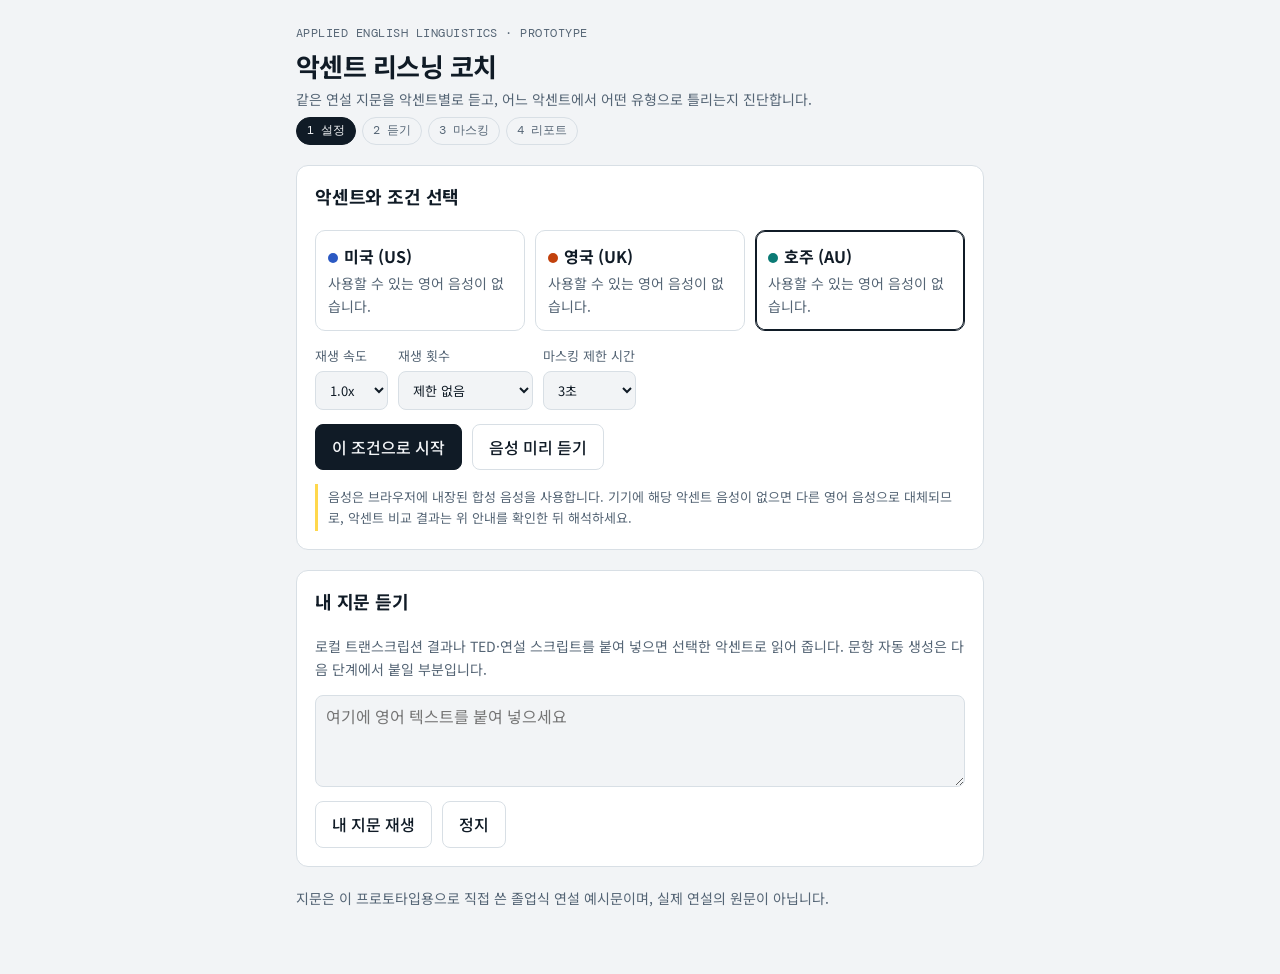
<file: docs/original-prototype.html>
<!DOCTYPE html>
<html lang="ko">
<head>
<meta charset="utf-8">
<meta name="viewport" content="width=device-width, initial-scale=1">
<title>악센트 리스닝 코치</title>
<link rel="preconnect" href="https://fonts.googleapis.com">
<link rel="preconnect" href="https://fonts.gstatic.com" crossorigin>
<link href="https://fonts.googleapis.com/css2?family=DM+Mono:wght@400;500&family=Noto+Sans+KR:wght@400;500;700&display=swap" rel="stylesheet">
<style>
/* Layout idea: one narrow working column; a four-step strip on top, one task per screen, results as a comparison table. */
:root{
  --bg:#f2f4f6; --surface:#ffffff; --ink:#101b26; --muted:#556575; --line:#d8dfe5;
  --hi:#ffd84d; --hi-ink:#101b26;
  --good:#17784a; --good-bg:#e3f4ea; --bad:#b3261e; --bad-bg:#fbe7e5;
  --c-us:#2b59c3; --c-uk:#c2410c; --c-au:#0b7a75;
  --font-body:"Noto Sans KR",system-ui,-apple-system,"Segoe UI",sans-serif;
  --font-mono:"DM Mono",ui-monospace,Menlo,monospace;
}
@media (prefers-color-scheme: dark){
  :root:not([data-theme="light"]){
    --bg:#0e1620; --surface:#16212d; --ink:#e8eef4; --muted:#93a5b6; --line:#27384a;
    --hi:#e6bf2e; --hi-ink:#101b26;
    --good:#52c68a; --good-bg:#12301f; --bad:#ff8a80; --bad-bg:#3a1b19;
    --c-us:#7fa2f5; --c-uk:#f59a64; --c-au:#4fd1c5;
    color-scheme:dark;
  }
}
:root[data-theme="dark"]{
  --bg:#0e1620; --surface:#16212d; --ink:#e8eef4; --muted:#93a5b6; --line:#27384a;
  --hi:#e6bf2e; --hi-ink:#101b26;
  --good:#52c68a; --good-bg:#12301f; --bad:#ff8a80; --bad-bg:#3a1b19;
  --c-us:#7fa2f5; --c-uk:#f59a64; --c-au:#4fd1c5;
  color-scheme:dark;
}
*{box-sizing:border-box}
html,body{margin:0;padding:0}
body{background:var(--bg);color:var(--ink);font-family:var(--font-body);font-size:16px;line-height:1.65;-webkit-font-smoothing:antialiased}
main{max-width:720px;margin:0 auto;padding:24px 16px 64px;display:flex;flex-direction:column;gap:20px}
h1{font-size:26px;line-height:1.25;letter-spacing:-0.02em;margin:0;text-wrap:balance}
h2{font-size:18px;line-height:1.35;margin:0 0 8px;letter-spacing:-0.01em;text-wrap:balance}
h3{font-size:15px;margin:0 0 6px}
p{margin:0}
.sub{color:var(--muted);font-size:14px}
.mono{font-family:var(--font-mono);font-variant-numeric:tabular-nums}
header{display:flex;flex-direction:column;gap:6px}
.eyebrow{font-family:var(--font-mono);font-size:12px;color:var(--muted);letter-spacing:.04em}
.steps{display:flex;gap:6px;flex-wrap:wrap}
.steps span{font-family:var(--font-mono);font-size:12px;padding:3px 10px;border:1px solid var(--line);border-radius:999px;color:var(--muted)}
.steps span.on{background:var(--ink);color:var(--bg);border-color:var(--ink)}
.steps span.done{color:var(--ink)}
.card{background:var(--surface);border:1px solid var(--line);border-radius:12px;padding:18px;display:flex;flex-direction:column;gap:14px}
.row{display:flex;gap:10px;flex-wrap:wrap;align-items:center}
.grid3{display:grid;grid-template-columns:repeat(3,1fr);gap:10px}
@media (max-width:520px){.grid3{grid-template-columns:1fr}}
label.pick{display:block;cursor:pointer}
label.pick input{position:absolute;opacity:0;pointer-events:none}
label.pick .box{display:flex;flex-direction:column;gap:2px;border:1.5px solid var(--line);border-radius:10px;padding:12px;height:100%;background:var(--surface)}
label.pick input:checked + .box{border-color:var(--ink);box-shadow:inset 0 0 0 1px var(--ink)}
label.pick input:focus-visible + .box{outline:3px solid var(--hi);outline-offset:2px}
.dot{display:inline-block;width:10px;height:10px;border-radius:50%;margin-right:6px}
.tag{font-family:var(--font-mono);font-size:11px;padding:2px 8px;border-radius:999px;border:1px solid var(--line);color:var(--muted);white-space:nowrap}
.tag.ok{color:var(--good);border-color:var(--good)}
.tag.warn{color:var(--bad);border-color:var(--bad)}
select,textarea{font:inherit;color:var(--ink);background:var(--bg);border:1px solid var(--line);border-radius:8px;padding:8px 10px}
select:focus-visible,textarea:focus-visible,button:focus-visible{outline:3px solid var(--hi);outline-offset:2px}
textarea{width:100%;min-height:92px;resize:vertical;line-height:1.5}
.field{display:flex;flex-direction:column;gap:4px;font-size:13px;color:var(--muted)}
button{font:inherit;cursor:pointer;border-radius:8px;border:1px solid var(--line);background:var(--surface);color:var(--ink);padding:9px 16px;font-weight:500}
button:hover:not(:disabled){border-color:var(--ink)}
button:disabled{opacity:.45;cursor:not-allowed}
button.primary{background:var(--ink);color:var(--bg);border-color:var(--ink)}
button.ghost{background:transparent}
.note{font-size:13px;color:var(--muted);border-left:3px solid var(--line);padding:2px 0 2px 10px}
.note.warn{border-left-color:var(--hi)}
.q{display:flex;flex-direction:column;gap:8px;padding-top:14px;border-top:1px solid var(--line)}
.q:first-of-type{border-top:0;padding-top:0}
.q .qt{font-weight:500}
.opt{display:flex;gap:10px;align-items:flex-start;padding:8px 10px;border:1px solid var(--line);border-radius:8px;cursor:pointer;background:var(--bg)}
.opt input{margin-top:6px}
.opt.right{background:var(--good-bg);border-color:var(--good)}
.opt.wrong{background:var(--bad-bg);border-color:var(--bad)}
.why{font-size:14px;color:var(--muted)}
.script{font-size:15px;line-height:1.8;background:var(--bg);border:1px solid var(--line);border-radius:8px;padding:12px 14px}
.ko{font-size:15px;color:var(--muted)}
.sent{font-size:22px;line-height:1.55;letter-spacing:-0.005em;font-weight:500}
.blank{background:var(--hi);color:var(--hi-ink);border-radius:4px;padding:0 10px;display:inline-block;min-width:64px;text-align:center}
.blank.filled{min-width:0}
.timer{height:8px;background:var(--line);border-radius:999px;overflow:hidden}
.timer i{display:block;height:100%;width:100%;background:var(--ink)}
.timer.low i{background:var(--bad)}
.choices{display:grid;gap:8px}
.choice{display:flex;gap:12px;align-items:center;text-align:left;padding:12px 14px;font-size:17px}
.choice kbd{font-family:var(--font-mono);font-size:12px;border:1px solid var(--line);border-radius:4px;padding:0 6px;color:var(--muted)}
.choice.right{background:var(--good-bg);border-color:var(--good)}
.choice.wrong{background:var(--bad-bg);border-color:var(--bad)}
.tiles{display:grid;grid-template-columns:repeat(3,1fr);gap:10px}
@media (max-width:520px){.tiles{grid-template-columns:1fr}}
.tile{border:1px solid var(--line);border-radius:10px;padding:12px;background:var(--bg)}
.tile b{display:block;font-family:var(--font-mono);font-size:26px;line-height:1.2;font-weight:500}
.tile span{font-size:13px;color:var(--muted)}
.tablewrap{overflow-x:auto}
table{border-collapse:collapse;width:100%;min-width:480px;font-size:14px}
th,td{text-align:left;padding:8px 8px;border-bottom:1px solid var(--line);vertical-align:middle}
th{font-size:12px;color:var(--muted);font-weight:500}
td.num{font-family:var(--font-mono);font-variant-numeric:tabular-nums;white-space:nowrap}
.bar{display:inline-block;height:8px;border-radius:4px;vertical-align:middle;margin-right:8px}
.errs{display:flex;flex-direction:column;gap:6px}
.err{display:grid;grid-template-columns:110px 1fr 28px;gap:10px;align-items:center;font-size:14px}
.err .track{height:8px;background:var(--line);border-radius:4px;overflow:hidden}
.err .track i{display:block;height:100%;background:var(--ink)}
.insight{background:var(--hi);color:var(--hi-ink);border-radius:10px;padding:12px 14px;font-weight:500}
@media (prefers-reduced-motion: reduce){*{scroll-behavior:auto!important}}
</style>
</head>
<body>
<main id="app"></main>

<script>
"use strict";
/* ---------- Content (original sample passage, written for this prototype) ---------- */
const PASSAGE = [
  "Good morning, graduates.",
  "When I was your age, I believed that success came from having a plan.",
  "I had a five-year plan, a ten-year plan, and a list of people I wanted to impress.",
  "Then, in my second year of work, the company I joined closed down.",
  "I remember sitting on a bench outside the office, holding a box of my things, and feeling completely lost.",
  "But that afternoon taught me something no classroom ever did.",
  "The people who helped me were not the ones I had tried to impress.",
  "They were the ones I had simply been kind to.",
  "So here is my advice.",
  "Make fewer plans and more friends.",
  "Stay curious about things that nobody is grading.",
  "And when your own plan falls apart, as it surely will, remember that a closed door is often just a change of direction.",
  "Congratulations, and thank you."
];
const FULL = PASSAGE.join(" ");

const LQ = [
  { q:"What happened to the speaker in the second year of work?",
    o:["She was promoted.","The company closed down.","She moved abroad.","She quit to study."], a:1,
    tag:"청취·세부정보", why:"\"the company I joined closed down\"에서 확인됩니다." },
  { q:"According to the speaker, who helped her after that afternoon?",
    o:["People she had tried to impress","Her professors","People she had been kind to","Her former classmates"], a:2,
    tag:"청취·세부정보", why:"\"They were the ones I had simply been kind to.\" 부분입니다. 앞 문장의 부정(not the ones I had tried to impress)을 놓치면 오답을 고르기 쉽습니다." },
  { q:"What is the speaker's main advice to the graduates?",
    o:["Write a ten-year plan.","Impress successful people.","Make fewer plans and more friends.","Avoid being graded."], a:2,
    tag:"청취·화자 의도", why:"\"So here is my advice.\" 다음 문장이 핵심 조언입니다." },
  { q:"What does the speaker mean by \"a closed door is often just a change of direction\"?",
    o:["Doors should stay locked.","A setback can lead to a new path.","Offices should move to new places.","Plans always succeed."], a:1,
    tag:"청취·화자 의도", why:"비유 표현입니다. 실패나 좌절이 방향 전환의 계기가 될 수 있다는 뜻입니다." }
];

/* correct answer is always opts[0]; options are shuffled at run time */
const CL = [
  { ko:"나는 그 시절 성공이 계획을 세우는 데서 온다고 믿었다.",
    pre:"When I was your age, I ", post:" that success came from having a plan.",
    opts:["believed","believe","have believed"], tag:"시제",
    why:"\"When I was your age\"가 과거 시점을 정하므로 과거형 believed가 맞습니다." },
  { ko:"나를 도와준 사람들은 내가 감동시키려 했던 사람들이 아니었다.",
    pre:"The people who helped me ", post:" not the ones I had tried to impress.",
    opts:["were","was","is"], tag:"수일치",
    why:"주어 The people이 복수이고 시점이 과거이므로 were입니다. 관계절(who helped me)에 끌려 단수로 받지 않도록 주의하세요." },
  { ko:"그들은 내가 그저 친절하게 대했던 사람들이었다.",
    pre:"They were the ones I ", post:" simply been kind to.",
    opts:["had","have","was"], tag:"시제",
    why:"그들이 도와준 시점(과거)보다 먼저 일어난 일이므로 과거완료 had been이 맞습니다." },
  { ko:"계획은 줄이고 친구는 늘려라.",
    pre:"Make fewer plans and more ", post:".",
    opts:["friends","friend","a friend"], tag:"단복수",
    why:"fewer, more가 셀 수 있는 복수 대상을 비교하므로 복수형 friends입니다." },
  { ko:"아무도 점수를 매기지 않는 것들에 호기심을 유지하라.",
    pre:"Stay curious about things that nobody ", post:" grading.",
    opts:["is","are","be"], tag:"수일치",
    why:"nobody는 단수로 취급하므로 is입니다. 바로 앞의 things(복수)에 끌리지 않도록 주의하세요." },
  { ko:"나는 사무실 밖 벤치에 앉아 있던 것을 기억한다.",
    pre:"I remember ", post:" on a bench outside the office.",
    opts:["sitting","to sit","sat"], tag:"준동사",
    why:"remember + -ing는 \"이미 한 일을 기억한다\"는 뜻입니다. remember to V는 \"~할 것을 잊지 않는다\"가 되어 의미가 달라집니다." }
];

const ACC = {
  US:{ name:"미국", lang:"en-US", color:"var(--c-us)" },
  UK:{ name:"영국", lang:"en-GB", color:"var(--c-uk)" },
  AU:{ name:"호주", lang:"en-AU", color:"var(--c-au)" }
};
const TAGS = ["청취·세부정보","청취·화자 의도","시제","수일치","단복수","준동사","시간 초과"];

/* ---------- Helpers ---------- */
const $ = s => document.querySelector(s);
const esc = s => String(s).replace(/[&<>"]/g, c => ({"&":"&amp;","<":"&lt;",">":"&gt;",'"':"&quot;"}[c]));
const shuffle = a => { a = a.slice(); for (let i=a.length-1;i>0;i--){ const j=Math.floor(Math.random()*(i+1)); [a[i],a[j]]=[a[j],a[i]]; } return a; };
const pct = (a,b) => b ? Math.round(a/b*100) : null;

/* ---------- Speech ---------- */
let voices = [];
const hasTTS = (() => { try { return "speechSynthesis" in window && "SpeechSynthesisUtterance" in window; } catch(e){ return false; } })();
function loadVoices(){ try { voices = speechSynthesis.getVoices() || []; } catch(e){ voices = []; } }
if (hasTTS) {
  loadVoices();
  try { speechSynthesis.onvoiceschanged = () => { loadVoices(); if (S.step === "setup") render(); else refreshVoiceNote(); }; } catch(e){}
}
const norm = l => String(l||"").replace("_","-").toLowerCase();
function pickVoice(lang){
  const exact = voices.filter(v => norm(v.lang) === lang.toLowerCase());
  if (exact.length) return { v:exact[0], exact:true };
  const en = voices.filter(v => norm(v.lang).startsWith("en"));
  return { v:en[0] || null, exact:false };
}
function speak(text, lang, rate, onend){
  if (!hasTTS) return false;
  try {
    speechSynthesis.cancel();
    const { v } = pickVoice(lang);
    const parts = text.match(/[^.!?]+[.!?]*/g) || [text];
    parts.forEach((p,i) => {
      const u = new SpeechSynthesisUtterance(p.trim());
      u.lang = lang; if (v) u.voice = v; u.rate = rate;
      if (i === parts.length-1) u.onend = () => onend && onend();
      u.onerror = e => { if (e.error !== "interrupted" && e.error !== "canceled") onend && onend(); };
      speechSynthesis.speak(u);
    });
    return true;
  } catch(e){ return false; }
}
function stopSpeech(){ if (hasTTS) { try { speechSynthesis.cancel(); } catch(e){} } }
function voiceNote(key){
  if (!hasTTS) return { cls:"warn", text:"이 브라우저는 음성 합성을 지원하지 않습니다. 크롬이나 사파리에서 열어 주세요." };
  const lang = ACC[key].lang;
  const { v, exact } = pickVoice(lang);
  if (exact) return { cls:"ok", text:"음성 있음: " + v.name };
  if (v) return { cls:"warn", text:"이 기기에 " + ACC[key].name + " 음성이 없어 " + v.name + "(" + v.lang + ")로 대체됩니다." };
  return { cls:"warn", text:"사용할 수 있는 영어 음성이 없습니다." };
}

/* ---------- State ---------- */
const S = {
  step:"setup", accent:"AU", rate:"1", once:"0", limit:"3", custom:"",
  sessions:[], run:null
};
function newRun(){
  S.run = {
    accent:S.accent, rate:parseFloat(S.rate), once:S.once==="1", limit:parseInt(S.limit,10),
    plays:0, playing:false, lAns:[null,null,null,null], lDone:false,
    cl: CL.map(it => { const opts = shuffle(it.opts); return { ...it, shown:opts, ans:opts.indexOf(it.opts[0]) }; }),
    ci:0, fb:null, cRes:[], t0:0
  };
}
let timerId = null;
function clearTimer(){ if (timerId) { clearInterval(timerId); timerId = null; } }

/* ---------- Views ---------- */
function stepsBar(){
  const order = ["setup","listen","cloze","report"];
  const names = { setup:"1 설정", listen:"2 듣기", cloze:"3 마스킹", report:"4 리포트" };
  const idx = order.indexOf(S.step);
  return '<div class="steps" aria-label="진행 단계">' + order.map((k,i) =>
    '<span class="' + (i===idx?"on":(i<idx?"done":"")) + '">' + names[k] + '</span>').join("") + '</div>';
}
function head(){
  return '<header><div class="eyebrow">APPLIED ENGLISH LINGUISTICS · PROTOTYPE</div>' +
    '<h1>악센트 리스닝 코치</h1>' +
    '<p class="sub">같은 연설 지문을 악센트별로 듣고, 어느 악센트에서 어떤 유형으로 틀리는지 진단합니다.</p>' +
    stepsBar() + '</header>';
}

function viewSetup(){
  const accCards = Object.keys(ACC).map(k => {
    const n = voiceNote(k);
    return '<label class="pick"><input type="radio" name="accent" value="'+k+'"'+(S.accent===k?" checked":"")+'>' +
      '<span class="box"><b><i class="dot" style="background:'+ACC[k].color+'"></i>'+ACC[k].name+' ('+k+')</b>' +
      '<span class="sub">'+esc(n.text)+'</span></span></label>';
  }).join("");
  return head() +
  '<section class="card"><h2>악센트와 조건 선택</h2>' +
    '<div class="grid3" role="radiogroup" aria-label="악센트">'+accCards+'</div>' +
    '<div class="row">' +
      '<label class="field">재생 속도<select id="rate"><option value="0.85"'+(S.rate==="0.85"?" selected":"")+'>0.85x</option><option value="1"'+(S.rate==="1"?" selected":"")+'>1.0x</option><option value="1.2"'+(S.rate==="1.2"?" selected":"")+'>1.2x</option></select></label>' +
      '<label class="field">재생 횟수<select id="once"><option value="0"'+(S.once==="0"?" selected":"")+'>제한 없음</option><option value="1"'+(S.once==="1"?" selected":"")+'>1회만 (시험 모드)</option></select></label>' +
      '<label class="field">마스킹 제한 시간<select id="limit"><option value="3"'+(S.limit==="3"?" selected":"")+'>3초</option><option value="5"'+(S.limit==="5"?" selected":"")+'>5초</option><option value="0"'+(S.limit==="0"?" selected":"")+'>제한 없음</option></select></label>' +
    '</div>' +
    '<div class="row"><button class="primary" data-act="start">이 조건으로 시작</button>' +
    '<button data-act="preview">음성 미리 듣기</button></div>' +
    '<p class="note warn">음성은 브라우저에 내장된 합성 음성을 사용합니다. 기기에 해당 악센트 음성이 없으면 다른 영어 음성으로 대체되므로, 악센트 비교 결과는 위 안내를 확인한 뒤 해석하세요.</p>' +
  '</section>' +
  '<section class="card"><h2>내 지문 듣기</h2>' +
    '<p class="sub">로컬 트랜스크립션 결과나 TED·연설 스크립트를 붙여 넣으면 선택한 악센트로 읽어 줍니다. 문항 자동 생성은 다음 단계에서 붙일 부분입니다.</p>' +
    '<textarea id="custom" placeholder="여기에 영어 텍스트를 붙여 넣으세요" aria-label="내 지문">'+esc(S.custom)+'</textarea>' +
    '<div class="row"><button data-act="playcustom">내 지문 재생</button><button class="ghost" data-act="stop">정지</button></div>' +
  '</section>' +
  '<p class="sub">지문은 이 프로토타입용으로 직접 쓴 졸업식 연설 예시문이며, 실제 연설의 원문이 아닙니다.</p>';
}

function viewListen(){
  const r = S.run, a = ACC[r.accent], n = voiceNote(r.accent);
  const qs = LQ.map((q,qi) => {
    const opts = q.o.map((t,oi) => {
      let cls = "opt";
      if (r.lDone) { if (oi === q.a) cls += " right"; else if (r.lAns[qi] === oi) cls += " wrong"; }
      return '<label class="'+cls+'"><input type="radio" name="q'+qi+'" value="'+oi+'"'+(r.lAns[qi]===oi?" checked":"")+(r.lDone?" disabled":"")+'><span>'+esc(t)+'</span></label>';
    }).join("");
    const res = r.lDone ? '<p class="why"><span class="tag '+(r.lAns[qi]===q.a?"ok":"warn")+'">'+(r.lAns[qi]===q.a?"정답":"오답")+'</span> '+esc(q.why)+'</p>' : "";
    return '<div class="q"><p class="qt"><span class="mono">Q'+(qi+1)+'.</span> '+esc(q.q)+'</p>'+opts+res+'</div>';
  }).join("");
  return head() +
  '<section class="card"><h2><i class="dot" style="background:'+a.color+'"></i>'+a.name+' 악센트 듣기</h2>' +
    '<div class="row"><button class="primary" id="playbtn" data-act="play">▶ 재생</button><button data-act="stop">■ 정지</button>' +
    '<span class="tag" id="playstat"></span></div>' +
    '<p class="note '+(n.cls==="ok"?"":"warn")+'" id="vnote">'+esc(n.text)+'</p>' +
    qs +
    (r.lDone ? '<div><h3>스크립트</h3><div class="script">'+esc(FULL)+'</div></div><button class="primary" data-act="tocloze">마스킹 퀴즈로 이동</button>'
             : '<button class="primary" data-act="grade">채점하기</button>') +
  '</section>';
}

function viewCloze(){
  const r = S.run, it = r.cl[r.ci], fb = r.fb;
  const filled = fb ? esc(it.shown[it.ans]) : "&nbsp;&nbsp;&nbsp;&nbsp;&nbsp;";
  const sentence = '<p class="sent">'+esc(it.pre)+'<span class="blank'+(fb?" filled":"")+'">'+filled+'</span>'+esc(it.post)+'</p>';
  const choices = it.shown.map((t,i) => {
    let cls = "choice";
    if (fb) { if (i === it.ans) cls += " right"; else if (i === fb.picked) cls += " wrong"; }
    return '<button class="'+cls+'" data-act="pick" data-i="'+i+'"'+(fb?" disabled":"")+'><kbd>'+(i+1)+'</kbd>'+esc(t)+'</button>';
  }).join("");
  const timer = r.limit ? '<div class="timer" id="timer" aria-hidden="true"><i id="timerbar"></i></div>' : "";
  let feed = "";
  if (fb) {
    const ok = fb.picked === it.ans;
    feed = '<div><p><span class="tag '+(ok?"ok":"warn")+'">'+(fb.picked===-1?"시간 초과":(ok?"정답":"오답"))+'</span> <span class="tag">'+esc(it.tag)+'</span></p>' +
      '<p class="why">'+esc(it.why)+'</p></div>' +
      '<button class="primary" data-act="next">'+(r.ci===r.cl.length-1?"결과 보기":"다음 문장")+'</button>';
  }
  return head() +
  '<section class="card"><div class="row" style="justify-content:space-between"><h2 style="margin:0">문맥 속 문법 고르기</h2>' +
    '<span class="tag mono">'+(r.ci+1)+' / '+r.cl.length+'</span></div>' +
    '<p class="ko">'+esc(it.ko)+'</p>' + sentence + timer +
    '<div class="choices">'+choices+'</div>' + feed +
    (fb ? "" : '<p class="sub">키보드 1·2·3 으로도 고를 수 있습니다.</p>') +
  '</section>';
}

function agg(){
  const out = {};
  Object.keys(ACC).forEach(k => {
    const ss = S.sessions.filter(s => s.accent === k);
    const o = { n:ss.length, l:0, lT:0, c:0, cT:0, ms:[], miss:{} };
    ss.forEach(s => { o.l+=s.l; o.lT+=s.lT; o.c+=s.c; o.cT+=s.cT; if (s.avgMs) o.ms.push(s.avgMs);
      Object.keys(s.miss).forEach(t => o.miss[t] = (o.miss[t]||0) + s.miss[t]); });
    out[k] = o;
  });
  return out;
}
function topMiss(m){
  const e = Object.entries(m).sort((a,b) => b[1]-a[1]);
  return e.length ? e[0][0] + " " + e[0][1] + "건" : "없음";
}

function viewReport(){
  const last = S.sessions[S.sessions.length-1], A = agg();
  const hasSample = S.sessions.some(s => s.sample);
  const lastMiss = Object.entries(last.miss).sort((a,b) => b[1]-a[1]);
  const maxMiss = lastMiss.length ? lastMiss[0][1] : 1;
  const errs = lastMiss.length ? lastMiss.map(([t,c]) =>
    '<div class="err"><span>'+esc(t)+'</span><span class="track"><i style="width:'+(c/maxMiss*100)+'%"></i></span><span class="mono">'+c+'</span></div>').join("")
    : '<p class="sub">이번 회차는 오답이 없습니다.</p>';

  const rows = Object.keys(ACC).map(k => {
    const o = A[k]; const lp = pct(o.l,o.lT), cp = pct(o.c,o.cT);
    const ms = o.ms.length ? Math.round(o.ms.reduce((a,b)=>a+b,0)/o.ms.length/100)/10 + "초" : "-";
    return '<tr><td><i class="dot" style="background:'+ACC[k].color+'"></i>'+ACC[k].name+'</td>' +
      '<td class="num">'+o.n+'</td>' +
      '<td class="num">'+(lp===null?"-":'<span class="bar" style="width:'+Math.max(lp*0.6,2)+'px;background:'+ACC[k].color+'"></span>'+lp+"%")+'</td>' +
      '<td class="num">'+(cp===null?"-":cp+"%")+'</td>' +
      '<td class="num">'+ms+'</td>' +
      '<td>'+(o.n?esc(topMiss(o.miss)):"-")+'</td></tr>';
  }).join("");

  const done = Object.keys(ACC).filter(k => A[k].lT > 0);
  let insight = "다른 악센트로도 풀어 비교해 보세요. 악센트가 하나뿐이면 차이를 해석할 수 없습니다.";
  if (done.length >= 2) {
    const sorted = done.slice().sort((a,b) => pct(A[a].l,A[a].lT) - pct(A[b].l,A[b].lT));
    const lo = sorted[0], hi = sorted[sorted.length-1];
    const d = pct(A[hi].l,A[hi].lT) - pct(A[lo].l,A[lo].lT);
    insight = d > 0
      ? "듣기 정답률이 가장 낮은 악센트는 " + ACC[lo].name + "(" + pct(A[lo].l,A[lo].lT) + "%)이고, " + ACC[hi].name + "(" + pct(A[hi].l,A[hi].lT) + "%)와 " + d + "%p 차이가 납니다. " + ACC[lo].name + " 악센트 음성을 더 반복해서 듣는 것을 추천합니다."
      : "악센트 사이에 듣기 정답률 차이가 없습니다. 속도를 1.2x로 높이거나 1회 재생 모드로 난도를 올려 보세요.";
  }
  const ct = last.cT ? Math.round(last.avgMs/100)/10 : 0;
  return head() +
  '<section class="card"><h2>'+(last.sample?'예시 결과 ('+ACC[last.accent].name+')':'이번 회차 ('+ACC[last.accent].name+')')+'</h2>' +
    '<div class="tiles"><div class="tile"><b>'+last.l+' / '+last.lT+'</b><span>듣기 정답</span></div>' +
    '<div class="tile"><b>'+last.c+' / '+last.cT+'</b><span>마스킹 정답</span></div>' +
    '<div class="tile"><b>'+ct+'초</b><span>마스킹 평균 응답 시간</span></div></div>' +
    '<div><h3>오답 유형</h3><div class="errs">'+errs+'</div></div></section>' +
  '<section class="card"><h2>악센트별 비교</h2>' +
    '<div class="insight">'+esc(insight)+'</div>' +
    '<div class="tablewrap"><table><thead><tr><th>악센트</th><th>회차</th><th>듣기 정답률</th><th>마스킹 정답률</th><th>평균 응답</th><th>가장 많은 오답</th></tr></thead><tbody>'+rows+'</tbody></table></div>' +
    '<p class="note warn">문항 수가 적어 한 번의 결과로 결론을 내릴 수 없습니다. 같은 지문을 반복해 풀면 지문을 외우게 되므로, 실제 서비스에서는 악센트마다 다른 지문을 써야 합니다.'+(hasSample?" 표에는 예시 데이터가 포함되어 있습니다.":"")+'</p>' +
    '<div class="row"><button class="primary" data-act="again">다른 악센트로 다시 풀기</button>' +
    '<button data-act="sample">예시 결과 채우기</button>' +
    (S.sessions.length ? '<button class="ghost" data-act="clear">기록 지우기</button>' : "") + '</div>' +
  '</section>';
}

/* ---------- Render ---------- */
function render(){
  clearTimer();
  const app = $("#app");
  app.innerHTML = S.step==="setup" ? viewSetup() : S.step==="listen" ? viewListen() : S.step==="cloze" ? viewCloze() : viewReport();
  if (S.step === "listen") setPlayState(S.run.playing);
  if (S.step === "cloze" && !S.run.fb) startTimer();
  window.scrollTo(0,0);
}
function refreshVoiceNote(){
  const el = $("#vnote"); if (!el || !S.run) return;
  el.textContent = voiceNote(S.run.accent).text;
}
function setPlayState(on){
  const r = S.run; if (!r) return;
  r.playing = on;
  const b = $("#playbtn"), st = $("#playstat"); if (!b || !st) return;
  const used = r.once && r.plays >= 1;
  b.disabled = on || used;
  b.textContent = on ? "재생 중…" : (used ? "재생 완료" : "▶ 재생");
  st.textContent = "재생 " + r.plays + "회" + (r.once ? " / 1회 제한" : "");
}

/* ---------- Cloze timer ---------- */
function startTimer(){
  const r = S.run; if (!r.limit) { r.t0 = performance.now(); return; }
  const bar = $("#timerbar"), wrap = $("#timer"); if (!bar) return;
  r.t0 = performance.now();
  const total = r.limit * 1000;
  timerId = setInterval(() => {
    const left = total - (performance.now() - r.t0);
    if (left <= 0) { clearTimer(); answerCloze(-1); return; }
    bar.style.width = (left/total*100) + "%";
    if (wrap) wrap.classList.toggle("low", left < total*0.34);
  }, 50);
}
function answerCloze(i){
  const r = S.run; if (r.fb) return;
  clearTimer();
  const it = r.cl[r.ci], ms = performance.now() - r.t0, ok = i === it.ans;
  r.fb = { picked:i };
  r.cRes.push({ ok, ms, tag: ok ? null : (i === -1 ? "시간 초과" : it.tag) });
  render();
}

/* ---------- Actions ---------- */
function finishRun(){
  const r = S.run, miss = {};
  let l = 0;
  LQ.forEach((q,i) => { if (r.lAns[i] === q.a) l++; else miss[q.tag] = (miss[q.tag]||0) + 1; });
  let c = 0, ms = 0;
  r.cRes.forEach(x => { ms += x.ms; if (x.ok) c++; else miss[x.tag] = (miss[x.tag]||0) + 1; });
  S.sessions.push({ accent:r.accent, l, lT:LQ.length, c, cT:CL.length, miss, avgMs: ms / r.cRes.length, sample:false });
}
function nextAccent(){
  const keys = Object.keys(ACC), i = keys.indexOf(S.run ? S.run.accent : S.accent);
  return keys[(i+1) % keys.length];
}
document.addEventListener("click", e => {
  const b = e.target.closest("[data-act]"); if (!b) return;
  const act = b.dataset.act;
  if (act === "start") { stopSpeech(); newRun(); S.step = "listen"; render(); }
  else if (act === "preview") { speak("Good morning, graduates. When I was your age, I believed that success came from having a plan.", ACC[S.accent].lang, parseFloat(S.rate), null); }
  else if (act === "playcustom") { const t = S.custom.trim(); if (t) speak(t, ACC[S.accent].lang, parseFloat(S.rate), null); }
  else if (act === "stop") { stopSpeech(); if (S.run) setPlayState(false); }
  else if (act === "play") {
    const r = S.run; if (r.playing || (r.once && r.plays >= 1)) return;
    r.plays++; setPlayState(true);
    if (!speak(FULL, ACC[r.accent].lang, r.rate, () => setPlayState(false))) { setPlayState(false); }
  }
  else if (act === "grade") { stopSpeech(); S.run.playing = false; S.run.lDone = true; render(); }
  else if (act === "tocloze") { S.step = "cloze"; render(); }
  else if (act === "pick") { answerCloze(parseInt(b.dataset.i,10)); }
  else if (act === "next") {
    const r = S.run;
    if (r.ci === r.cl.length-1) { finishRun(); S.step = "report"; }
    else { r.ci++; r.fb = null; }
    render();
  }
  else if (act === "again") { S.accent = nextAccent(); S.step = "setup"; render(); }
  else if (act === "sample") {
    if (!S.sessions.some(s => s.sample)) {
      S.sessions.unshift(
        { accent:"US", l:4, lT:4, c:5, cT:6, miss:{"시제":1}, avgMs:1500, sample:true },
        { accent:"UK", l:3, lT:4, c:5, cT:6, miss:{"청취·화자 의도":1,"수일치":1}, avgMs:1700, sample:true },
        { accent:"AU", l:2, lT:4, c:4, cT:6, miss:{"청취·세부정보":1,"청취·화자 의도":1,"시제":1,"시간 초과":1}, avgMs:2100, sample:true }
      );
    }
    if (S.step !== "report") { S.step = "report"; }
    if (S.sessions.length && !S.sessions.some(s => !s.sample)) { /* only samples: still render report from last sample */ }
    render();
  }
  else if (act === "clear") { S.sessions = []; S.step = "setup"; render(); }
});
document.addEventListener("change", e => {
  const t = e.target;
  if (t.name === "accent") { S.accent = t.value; }
  else if (t.id === "rate") S.rate = t.value;
  else if (t.id === "once") S.once = t.value;
  else if (t.id === "limit") S.limit = t.value;
  else if (t.name && /^q\d$/.test(t.name) && S.run) { S.run.lAns[parseInt(t.name.slice(1),10)] = parseInt(t.value,10); }
});
document.addEventListener("input", e => { if (e.target.id === "custom") S.custom = e.target.value; });
document.addEventListener("keydown", e => {
  if (S.step === "cloze" && S.run && !S.run.fb && ["1","2","3"].includes(e.key)) {
    const i = parseInt(e.key,10) - 1;
    if (i < S.run.cl[S.run.ci].shown.length) answerCloze(i);
  }
});

render();
</script>
</body>
</html>
</file>
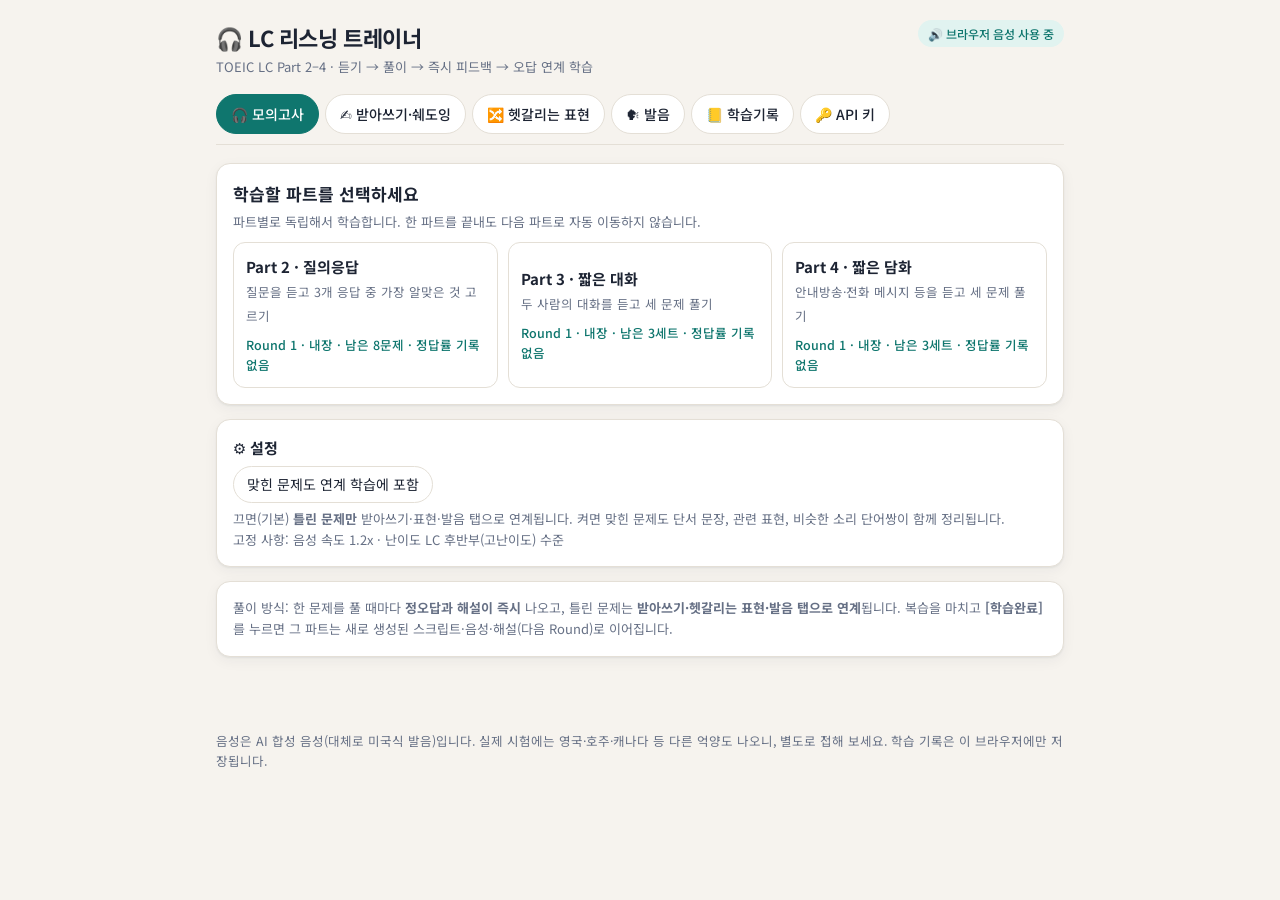
<file: original layouts/lc-listening-trainer-api.html>
<!DOCTYPE html>
<html lang="ko">
<head>
<meta charset="utf-8">
<meta name="viewport" content="width=device-width,initial-scale=1">
<title>LC 리스닝 트레이너</title>
<link rel="preconnect" href="https://fonts.googleapis.com">
<link rel="preconnect" href="https://fonts.gstatic.com" crossorigin>
<link href="https://fonts.googleapis.com/css2?family=Noto+Sans+KR:wght@400;500;700&display=swap" rel="stylesheet">
<style>
:root{--bg:#f6f3ee;--card:#fff;--ink:#1d2433;--mute:#667085;--line:#e4dfd6;--acc:#0f766e;--accbg:#e1f3f0;--onacc:#fff;--ok:#15803d;--okbg:#e6f4ea;--bad:#b42318;--badbg:#fdeceb;--warn:#92400e;--warnbg:#fdf3e0;--shadow:0 1px 2px rgba(20,30,50,.06),0 4px 14px rgba(20,30,50,.05)}
@media (prefers-color-scheme:dark){:root{--bg:#12161d;--card:#1a2029;--ink:#e8ebf0;--mute:#9aa4b2;--line:#2a3340;--acc:#2dd4bf;--accbg:#12302d;--onacc:#04201d;--ok:#4ade80;--okbg:#12301d;--bad:#f87171;--badbg:#3a1a1a;--warn:#fbbf24;--warnbg:#3a2c10;--shadow:none}}
*{box-sizing:border-box}
html{-webkit-text-size-adjust:100%}
body{margin:0;background:var(--bg);color:var(--ink);font:400 15px/1.6 "Noto Sans KR",system-ui,-apple-system,"Segoe UI",sans-serif}
button{font:inherit;color:inherit;cursor:pointer}
.wrap{max-width:880px;margin:0 auto;padding:0 16px}
header{padding:20px 0 6px}
.top{display:flex;align-items:flex-start;justify-content:space-between;gap:12px;flex-wrap:wrap}
h1{margin:0;font-size:22px;letter-spacing:-.02em}
.sub{color:var(--mute);font-size:13px;margin-top:2px}
.pill{font-size:12px;padding:4px 10px;border-radius:99px;background:var(--accbg);color:var(--acc);font-weight:500;white-space:nowrap}
.pill.off{background:var(--warnbg);color:var(--warn)}
#status{cursor:pointer}
nav{position:sticky;top:0;z-index:5;background:var(--bg);padding:10px 0;display:flex;gap:6px;overflow-x:auto;border-bottom:1px solid var(--line);scrollbar-width:none}
nav::-webkit-scrollbar{display:none}
nav button{flex:none;border:1px solid var(--line);background:var(--card);padding:8px 14px;border-radius:99px;font-size:14px;font-weight:500}
nav button.on{background:var(--acc);color:var(--onacc);border-color:var(--acc)}
main{padding:18px 0 60px}
h2{font-size:17px;margin:0 0 4px}
h3{font-size:15px;margin:0 0 6px}
.card{background:var(--card);border:1px solid var(--line);border-radius:14px;padding:16px;box-shadow:var(--shadow);margin-bottom:14px}
.muted{color:var(--mute);font-size:13px}
.row{display:flex;gap:8px;flex-wrap:wrap;align-items:center}
.sp-between{justify-content:space-between}
.chip{border:1px solid var(--line);background:var(--card);border-radius:99px;padding:6px 13px;font-size:14px}
.chip.on{background:var(--accbg);color:var(--acc);border-color:var(--acc);font-weight:700}
.partgrid{display:grid;grid-template-columns:repeat(auto-fit,minmax(190px,1fr));gap:10px}
.part{text-align:left;border:1px solid var(--line);background:var(--card);border-radius:12px;padding:12px}
.part.on{border-color:var(--acc);background:var(--accbg)}
.part b{display:block;font-size:15px}
.part span{font-size:12.5px;color:var(--mute)}
.lbl{font-size:13px;font-weight:700;margin:14px 0 6px;color:var(--mute)}
.btn{border:0;background:var(--acc);color:var(--onacc);padding:10px 18px;border-radius:10px;font-weight:700}
.btn.sec{background:var(--card);color:var(--ink);border:1px solid var(--line)}
.btn.big{padding:12px 24px;font-size:16px}
.btn:disabled{opacity:.45;cursor:not-allowed}
.btn.on{background:var(--bad);color:#fff}
.mini{border:1px solid var(--line);background:var(--card);border-radius:8px;padding:1px 8px;font-size:13px;line-height:1.7}
.mini.on{background:var(--accbg);border-color:var(--acc)}
.bar{height:8px;background:var(--line);border-radius:9px;overflow:hidden}
.bar i{display:block;height:100%;background:var(--acc);border-radius:9px}
.scene{background:var(--warnbg);color:var(--warn);border-radius:10px;padding:10px 12px;margin-bottom:12px;font-size:14px}
.player{display:flex;gap:10px;align-items:center;flex-wrap:wrap;padding:12px;border-radius:12px;background:var(--accbg);margin-bottom:14px}
.q{border-top:1px dashed var(--line);padding-top:12px;margin-top:12px}
.q:first-of-type{border:0;margin-top:0;padding-top:0}
.qp{font-weight:500;margin-bottom:8px}
.opts{display:grid;gap:8px}
.opts.hid{grid-template-columns:repeat(auto-fit,minmax(84px,1fr))}
.opt{display:flex;gap:10px;align-items:center;text-align:left;width:100%;border:1.5px solid var(--line);background:var(--card);border-radius:10px;padding:10px 12px}
.opt b{flex:none;width:26px;height:26px;border-radius:50%;background:var(--bg);display:grid;place-items:center;font-size:13px}
.opts.hid .opt{justify-content:center;font-size:18px;padding:14px 8px}
.opt:hover:not(:disabled){border-color:var(--acc)}
.opt.ok{border-color:var(--ok);background:var(--okbg)}
.opt.ok b{background:var(--ok);color:#fff}
.opt.bad{border-color:var(--bad);background:var(--badbg)}
.opt.bad b{background:var(--bad);color:#fff}
.opt.dim{opacity:.6}
.opt:disabled{cursor:default}
.fb{margin-top:10px;border-radius:10px;padding:10px 12px;font-size:14px}
.fb.ok{background:var(--okbg);color:var(--ok)}
.fb.bad{background:var(--badbg);color:var(--bad)}
.fb p{margin:4px 0 0;color:var(--ink)}
.fb .trap{color:var(--mute);font-size:13px}
.script{background:var(--bg);border-radius:10px;padding:8px 12px;margin-top:12px}
.line{display:flex;gap:10px;align-items:flex-start;padding:5px 6px;border-radius:8px}
.line.now{background:var(--accbg)}
.line .sp{flex:none;min-width:34px;font-size:12px;font-weight:700;color:var(--mute);padding-top:2px}
.line .tx{flex:1}
.line.key .tx{font-weight:700;color:var(--ok)}
.kw{display:inline-block;margin:3px 6px 0 0;padding:3px 10px;border-radius:99px;background:var(--accbg);color:var(--acc);font-size:13px}
.kw small{color:var(--mute);margin-left:4px}
.score{font-size:44px;font-weight:700;color:var(--acc);line-height:1.1}
.grid2{display:grid;grid-template-columns:repeat(auto-fit,minmax(300px,1fr));gap:12px}
.ci{padding:8px 0;border-top:1px solid var(--line)}
.ci:first-child{border:0}
.cw{display:flex;align-items:center;gap:8px;flex-wrap:wrap}
.cw b{font-size:17px}
.ipa{color:var(--mute);font-size:13px;font-family:ui-monospace,Menlo,monospace}
.ck{font-size:14px;margin-top:1px}
.ex{font-size:13.5px;color:var(--mute);margin-top:2px}
.tip{background:var(--warnbg);color:var(--warn);border-radius:8px;padding:8px 10px;font-size:13.5px;margin-top:8px}
.tag{font-size:11.5px;padding:2px 8px;border-radius:6px;background:var(--bg);color:var(--mute);margin-right:6px}
.quiz{margin-top:10px;padding:10px;border-radius:10px;background:var(--accbg)}
textarea{width:100%;min-height:90px;border:1.5px solid var(--line);border-radius:10px;padding:10px;background:var(--card);color:var(--ink);font:inherit;resize:vertical}
.w-ok{color:var(--ok);font-weight:700}
.w-miss{color:var(--bad);text-decoration:underline wavy;font-weight:700}
.w-ex{color:var(--warn)}
.busy{text-align:center;padding:40px 10px}
.spin{width:34px;height:34px;border:4px solid var(--line);border-top-color:var(--acc);border-radius:50%;margin:0 auto 12px;animation:sp 1s linear infinite}
@keyframes sp{to{transform:rotate(360deg)}}
#toast{position:fixed;left:50%;bottom:22px;transform:translateX(-50%);background:var(--ink);color:var(--bg);padding:10px 16px;border-radius:10px;font-size:14px;opacity:0;pointer-events:none;transition:opacity .2s;max-width:90vw;z-index:20}
#toast.show{opacity:1}
pre.coach{white-space:pre-wrap;font:inherit;margin:8px 0 0}
.stat{display:grid;grid-template-columns:70px 1fr 90px;gap:10px;align-items:center;font-size:14px;margin:6px 0}
footer{color:var(--mute);font-size:12.5px;padding-bottom:30px}
.sr{position:absolute;left:-9999px}
.lk{margin-top:10px;padding:10px 12px;border-radius:10px;border:1px dashed var(--acc);background:var(--accbg);font-size:14px}
.focusbar{border-color:var(--acc);background:var(--accbg);padding:10px 14px}
button:disabled.chip{opacity:.45;cursor:not-allowed}
</style>
</head>
<body>
<div class="wrap">
  <header>
    <div class="top">
      <div>
        <h1>🎧 LC 리스닝 트레이너</h1>
        <div class="sub">TOEIC LC Part 2–4 · 듣기 → 풀이 → 즉시 피드백 → 오답 연계 학습</div>
      </div>
      <span id="status" class="pill off" data-act="tab" data-t="keys" role="button" tabindex="0">음성 확인 중…</span>
    </div>
  </header>
  <nav id="tabs" aria-label="메뉴"></nav>
  <main id="app"></main>
  <footer>음성은 AI 합성 음성(대체로 미국식 발음)입니다. 실제 시험에는 영국·호주·캐나다 등 다른 억양도 나오니, 별도로 접해 보세요. 학습 기록은 이 브라우저에만 저장됩니다.</footer>
</div>
<div id="toast" role="status" aria-live="polite"></div>

<script>
"use strict";
/* ============ 유틸 ============ */
const $=(s,r=document)=>r.querySelector(s);
const esc=s=>String(s==null?'':s).replace(/[&<>"']/g,c=>({'&':'&amp;','<':'&lt;','>':'&gt;','"':'&quot;',"'":'&#39;'}[c]));
const sleep=ms=>new Promise(r=>setTimeout(r,ms));
const shuffle=a=>{a=a.slice();for(let i=a.length-1;i>0;i--){const j=Math.floor(Math.random()*(i+1));[a[i],a[j]]=[a[j],a[i]]}return a};
const L='ABCD';
let toastT=null;
function toast(m){const t=$('#toast');t.textContent=m;t.classList.add('show');clearTimeout(toastT);toastT=setTimeout(()=>t.classList.remove('show'),2600)}
const store={k:'lc-trainer-v1',mem:null,
  load(){if(this.mem)return this.mem;let d=null;try{d=JSON.parse(localStorage.getItem(this.k))}catch(e){}
    const m=this.mem=Object.assign({hist:[],wrong:[],fav:[],extra:[],packs:{},seen:{},done:{},lk:{},settings:{}},d||{});
    if(m.packVer!==3){m.packs={};m.seen={};m.packVer=3}   /* 고난이도 문제로 교체: 이전 쉬운 문제 묶음은 폐기 */
    if(!m.lk||typeof m.lk!=='object')m.lk={};
    ['sent','conf','kw','pairs','topics'].forEach(k=>{if(!Array.isArray(m.lk[k]))m.lk[k]=[]});
    if(!m.settings||typeof m.settings!=='object')m.settings={};
    if(typeof m.settings.linkCorrect!=='boolean')m.settings.linkCorrect=false;
    return m},
  save(){try{localStorage.setItem(this.k,JSON.stringify(this.mem))}catch(e){}}};

/* ============ 내장 데이터 ============ */
const BANK={
2:[
{question:`Haven't the new security badges come in yet?`,
 questions:[{prompt:`질문에 가장 알맞은 응답을 고르세요.`,options:[`Mr. Cho picked up a box from the front desk an hour ago.`,`The security guard is on break.`,`No, the doors are locked at night.`],answer:0,
 explanation:`부정의문문에 "Mr. Cho가 한 시간 전에 프런트에서 상자를 가져갔다"고 답해, 배지가 이미 도착했음을 간접적으로 알려 줍니다. (B)는 security를 반복한 함정이고, (C)는 No로 시작하지만 질문 내용과 무관합니다.`,trap:`간접 응답 / 동어 반복(security)`}],
 keywords:[{en:`come in`,ko:`(물건이) 도착하다`},{en:`pick up`,ko:`수령하다, 찾아오다`}]},
{question:`I thought you were presenting the quarterly figures today.`,
 questions:[{prompt:`질문에 가장 알맞은 응답을 고르세요.`,options:[`Ms. Rivera asked to switch with me.`,`The figures are on page twelve.`,`At three o'clock this afternoon.`],answer:0,
 explanation:`예상과 다르다는 말에 "Ms. Rivera가 순서를 바꿔 달라고 했다"며 이유를 설명한 (A)가 자연스럽습니다. (B)는 figures 반복, (C)는 When 질문에 어울리는 답입니다.`,trap:`간접 응답(이유 설명) / 동어 반복(figures) / 의문사 불일치`}],
 keywords:[{en:`switch with`,ko:`~와 (순서·자리를) 바꾸다`},{en:`quarterly figures`,ko:`분기 수치`}]},
{question:`Would it be possible to get a refund if the warranty has expired?`,
 questions:[{prompt:`질문에 가장 알맞은 응답을 고르세요.`,options:[`That depends on when you bought it.`,`The warranty card is in the drawer.`,`She is expecting a refund by Friday.`],answer:0,
 explanation:`Yes/No로 바로 답하지 않고 "구매 시점에 따라 다르다"고 조건을 제시한 (A)가 정답입니다. (B)는 warranty, (C)는 refund를 반복한 함정이며 (C)는 주어도 맞지 않습니다.`,trap:`우회 응답 / 동어 반복(warranty, refund)`}],
 keywords:[{en:`depend on`,ko:`~에 달려 있다`},{en:`warranty`,ko:`품질 보증(서)`}]},
{question:`Which of the candidates did you interview first?`,
 questions:[{prompt:`질문에 가장 알맞은 응답을 고르세요.`,options:[`The one who used to work at Delta Logistics.`,`For about forty minutes each.`,`Yes, I interviewed her twice.`],answer:0,
 explanation:`Which 질문에 특징으로 후보를 지칭한 (A)가 정답입니다. (B)는 How long, (C)는 Yes/No로 Which 질문에 쓸 수 없고 interview를 반복했습니다.`,trap:`의문사 불일치 / 동어 반복(interview)`}],
 keywords:[{en:`used to ~`,ko:`예전에 ~했다`},{en:`candidate`,ko:`지원자`}]},
{question:`You're coming to the retirement party, aren't you?`,
 questions:[{prompt:`질문에 가장 알맞은 응답을 고르세요.`,options:[`I have a client dinner that evening.`,`Yes, Mr. Han is retiring in June.`,`The party was at the Grand Hotel last year.`],answer:0,
 explanation:`참석 여부를 묻는 부가의문문에 "그날 저녁 고객 만찬이 있다"고 답해 간접적으로 거절했습니다. (B)는 Yes로 시작하지만 참석 여부와 무관하게 retire를 반복했고, (C)는 party를 반복한 과거 이야기입니다.`,trap:`간접 거절 / 동어 반복(retire, party)`}],
 keywords:[{en:`retirement party`,ko:`은퇴 기념 파티`},{en:`client dinner`,ko:`고객 만찬`}]},
{question:`Let's reserve a larger conference room, since more people signed up.`,
 questions:[{prompt:`질문에 가장 알맞은 응답을 고르세요.`,options:[`The only one available is on the sixth floor.`,`I signed the contract this morning.`,`Please sign up by Friday.`],answer:0,
 explanation:`제안 문장에 "쓸 수 있는 곳은 6층뿐"이라는 정보를 덧붙여 반응한 (A)가 정답입니다. (B)와 (C)는 sign이 들어간 유사 발음·반복 함정입니다.`,trap:`평서문에 대한 반응 / 유사 발음·반복(sign)`}],
 keywords:[{en:`sign up`,ko:`등록하다, 신청하다`},{en:`available`,ko:`이용 가능한`}]},
{question:`Why hasn't the shipment arrived at the warehouse?`,
 questions:[{prompt:`질문에 가장 알맞은 응답을 고르세요.`,options:[`The carrier changed its delivery route.`,`It's near the warehouse district.`,`Yes, I shipped it on Monday.`],answer:0,
 explanation:`Why 질문에는 이유로 답해야 합니다. (B)는 위치(Where), (C)는 Yes/No이며 shipment와 shipped가 비슷해 유인하는 함정입니다.`,trap:`의문사 불일치 / 유사 발음(shipment↔shipped)`}],
 keywords:[{en:`carrier`,ko:`운송업체`},{en:`delivery route`,ko:`배송 경로`}]},
{question:`Do you want me to proofread the proposal, or would you rather finish it yourself?`,
 questions:[{prompt:`질문에 가장 알맞은 응답을 고르세요.`,options:[`I'd appreciate a second pair of eyes.`,`Yes, it was proofread by Dr. Kim.`,`The proposal is due at noon.`],answer:0,
 explanation:`"다른 사람의 눈이 필요하다(a second pair of eyes)"는 관용 표현으로 교정을 부탁한 (A)가 정답입니다. 선택 의문문에 Yes로 답한 (B)와 proposal을 반복한 (C)는 오답입니다.`,trap:`관용 표현 / 선택 의문문에 Yes / 동어 반복`}],
 keywords:[{en:`proofread`,ko:`교정하다`},{en:`a second pair of eyes`,ko:`다른 사람의 점검`}]}
],
3:[
{audio:[
 {s:'W',text:`Before we finalize the catering for Friday's client event, I should mention that Ms. Alvarez's group has grown to about sixty.`},
 {s:'M',text:`That's more than the terrace can hold. The limit is fifty. We could move everything indoors, but the ballroom is booked for a wedding.`},
 {s:'W',text:`What about the rooftop lounge? It seats seventy.`},
 {s:'X',text:`The lounge is available, but the elevator is under repair until Thursday, and the stairs are quite steep. Some of the older guests might have trouble.`},
 {s:'M',text:`Then I'd keep the terrace and cap the head count at fifty. Ms. Alvarez can decide who attends.`},
 {s:'W',text:`She won't like that. Let me call her and ask whether she'd consider a second, smaller session on Saturday morning instead.`},
 {s:'X',text:`Good idea. I'll check whether the terrace is free then, and I'll text you before noon.`}],
 questions:[
 {prompt:`What does the woman say about Ms. Alvarez's group?`,options:[`It has grown larger than planned.`,`It has canceled its reservation.`,`It will arrive late on Friday.`,`It prefers an indoor event.`],answer:0,explanation:`첫 대사의 "has grown to about sixty"가 "계획보다 커졌다"로 바뀐 패러프레이징입니다.`,trap:`패러프레이징(grown→larger than planned)`},
 {prompt:`Why is the second man concerned about the rooftop lounge?`,options:[`Some guests may find it hard to reach.`,`It cannot seat enough people.`,`It costs more than the terrace.`,`It is reserved for a wedding.`],answer:0,explanation:`엘리베이터가 수리 중이고 계단이 가파르다고 했으므로 일부 손님이 올라가기 어렵다는 뜻입니다. wedding은 연회장(ballroom)에 대한 정보라 함정입니다.`,trap:`다른 장소 정보를 섞은 함정(wedding)`},
 {prompt:`What does the second man say he will do?`,options:[`Check whether an outdoor space is free.`,`Call the client directly.`,`Arrange a repair for the elevator.`,`Book the ballroom for Saturday.`],answer:0,explanation:`마지막 대사 "I'll check whether the terrace is free then"에서 terrace가 outdoor space로 바뀌었습니다. 고객에게 전화하는 사람은 여자입니다.`,trap:`화자별 할 일 혼동 / 패러프레이징(terrace→outdoor space)`}],
 keywords:[{en:`head count`,ko:`인원수`},{en:`cap at ~`,ko:`~로 상한을 두다`},{en:`under repair`,ko:`수리 중인`}]},
{audio:[
 {s:'M',text:`Hi Priya, I just reviewed the vendor contract, and the delivery clause says materials arrive within thirty business days, not thirty calendar days.`},
 {s:'W',text:`Really? That's a big difference. Our construction crew starts on the fifteenth.`},
 {s:'M',text:`Exactly. If they count business days, we could be waiting well into next month.`},
 {s:'W',text:`Well, the vendor did promise to ship from their local warehouse, which should be quick.`},
 {s:'M',text:`That's what I figured, but the contract doesn't mention a local warehouse anywhere.`},
 {s:'W',text:`I see. I'll ask legal to draft an amendment, and in the meantime could you request written confirmation of the shipping location?`},
 {s:'M',text:`Sure. I'll send an e-mail this afternoon.`}],
 questions:[
 {prompt:`What concern does the man raise?`,options:[`A delivery period may be longer than expected.`,`A contract has not been signed.`,`A construction crew is understaffed.`,`A warehouse has run out of materials.`],answer:0,explanation:`영업일(business days) 기준이면 다음 달까지 기다릴 수 있다고 했으므로 배송 기간이 예상보다 길어질 수 있다는 우려입니다.`,trap:`핵심 개념(business↔calendar days) 파악`},
 {prompt:`What does the man imply when he says, "the contract doesn't mention a local warehouse anywhere"?`,options:[`A verbal promise is not documented.`,`A warehouse is difficult to locate.`,`A contract should be shorter.`,`A vendor has changed its address.`],answer:0,explanation:`업체가 구두로 약속한 현지 창고 발송이 계약서에는 적혀 있지 않다는 의미입니다. 말 그대로의 정보가 아니라 함축된 뜻을 묻는 의도 파악 문제입니다.`,trap:`의도 파악(함축된 의미)`},
 {prompt:`What will the woman ask legal to do?`,options:[`Prepare an addition to the contract.`,`Confirm a shipping location.`,`Cancel an order with the vendor.`,`Review a crew schedule.`],answer:0,explanation:`"draft an amendment"가 "계약서 추가 조항을 준비하다(prepare an addition)"로 바뀌었습니다. 배송지 확인은 남자의 일입니다.`,trap:`패러프레이징(amendment→addition) / 화자별 할 일 혼동`}],
 keywords:[{en:`business days`,ko:`영업일`},{en:`amendment`,ko:`수정(추가) 조항`},{en:`in the meantime`,ko:`그동안에`}]},
{audio:[
 {s:'W',text:`Thanks for joining, Tom. The rollout of the new scheduling software is set for the first of March, right?`},
 {s:'M',text:`That was the plan, but the training sessions can't start until the licenses are approved, and finance said that won't happen before the twelfth.`},
 {s:'W',text:`Hmm. Could we run the training online so people can learn at their own pace? That would save a week.`},
 {s:'M',text:`Possible, but last time we tried self-paced videos, only a third of the staff completed them.`},
 {s:'W',text:`Then what if we require completion and let team leaders track progress?`},
 {s:'M',text:`That could work. I'll draft a proposal and run it by the department heads on Wednesday.`}],
 questions:[
 {prompt:`Why might the rollout be delayed?`,options:[`Some approvals have not been granted yet.`,`A software program has not been delivered.`,`Training materials contain errors.`,`Several managers are unavailable.`],answer:0,explanation:`라이선스 승인이 재무팀 일정상 12일 이전에는 어렵다고 했으므로 승인이 아직 나지 않은 것이 지연 원인입니다.`,trap:`패러프레이징(licenses are approved→approvals granted)`},
 {prompt:`What concern does the man have about online training?`,options:[`Employees may not finish it.`,`It may cost too much.`,`It takes longer than classroom training.`,`Few people have computers.`],answer:0,explanation:`예전 자율 학습 영상은 직원의 3분의 1만 수료했다고 했으므로 끝까지 하지 않을 수 있다는 우려입니다.`,trap:`수치 해석(a third of the staff)`},
 {prompt:`What will the man do on Wednesday?`,options:[`Present a plan to managers.`,`Approve some licenses.`,`Record training videos.`,`Hold a staff workshop.`],answer:0,explanation:`"run it by the department heads"는 부서장들에게 계획을 검토받는다는 뜻으로 present a plan to managers와 같습니다.`,trap:`패러프레이징(run it by→present to)`}],
 keywords:[{en:`rollout`,ko:`(제품·제도의) 도입, 출시`},{en:`at one's own pace`,ko:`자기 속도로`},{en:`run it by ~`,ko:`~에게 검토받다`}]}
],
4:[
{audio:[
 {s:'W',text:`Good afternoon, passengers. This is an update for Flight 417 to Seattle.`},
 {s:'W',text:`Earlier, we expected to board at gate B12, but because of a mechanical inspection, the aircraft has been moved to gate C4, which is at the opposite end of the terminal.`},
 {s:'W',text:`Boarding will begin at four forty-five, fifteen minutes later than originally scheduled. Passengers who need extra time to reach the new gate may use the free shuttle cart near the food court.`},
 {s:'W',text:`And for those traveling with checked luggage, there's no need to do anything; your bags will be transferred automatically. If you have questions, please visit the service desk next to gate B10.`}],
 questions:[
 {prompt:`What has caused a change at the airport?`,options:[`An aircraft inspection`,`A shortage of staff`,`Bad weather conditions`,`A delayed crew`],answer:0,explanation:`"because of a mechanical inspection"이 원인입니다. 탑승구 변경과 지연이 모두 점검 때문입니다.`,trap:`원인과 결과 구분`},
 {prompt:`What does the speaker mean when she says, "there's no need to do anything"?`,options:[`Checked bags will be moved automatically.`,`Passengers may skip security screening.`,`Boarding passes do not need to be shown.`,`The gate will not change again.`],answer:0,explanation:`바로 뒤에서 "your bags will be transferred automatically"라고 설명합니다. 인용문 앞뒤 문장이 의도 파악의 근거입니다.`,trap:`의도 파악(인용문 앞뒤 단서)`},
 {prompt:`What time will boarding most likely begin?`,options:[`4:30`,`4:45`,`5:00`,`5:15`],answer:1,explanation:`"four forty-five, fifteen minutes later than originally scheduled"에서 새 탑승 시각은 4:45이며, 원래는 4:30이었습니다. 숫자가 여러 번 나올 때는 어느 것이 최종 값인지 확인하세요.`,trap:`숫자 함정(원래 시각 vs 변경 시각)`}],
 keywords:[{en:`mechanical inspection`,ko:`기계 점검`},{en:`transfer`,ko:`옮기다, 환승시키다`},{en:`originally scheduled`,ko:`원래 예정된`}]},
{audio:[
 {s:'M',text:`Thanks, everyone, for staying after the meeting. I'd like to talk about the customer survey results, which arrived this morning.`},
 {s:'M',text:`Overall satisfaction rose by six points, which is encouraging. However, comments about our checkout process were far less positive than we hoped. Several customers said the lines moved slowly during the weekend rush, even though we added two registers last month.`},
 {s:'M',text:`Rather than hiring more cashiers, I'd like to try a self-checkout area near the entrance. A similar trial at our Eastside branch reduced waiting time by almost a third.`},
 {s:'M',text:`Please look over the attached summary and send me your thoughts by Thursday, because I'm hoping to present the proposal to the regional director next week.`}],
 questions:[
 {prompt:`What problem does the speaker mention?`,options:[`Customers waited too long at checkout.`,`Satisfaction scores have dropped.`,`Some registers are out of order.`,`The store lacks enough cashiers.`],answer:0,explanation:`계산대 줄이 천천히 줄어든다는 의견이 문제로 제시됩니다. 만족도는 오히려 올랐고, 계산대는 추가했으며, 계산원 추가 채용은 하지 않겠다고 했습니다.`,trap:`반대 내용 선택지(만족도 하락)`},
 {prompt:`What does the speaker want to try?`,options:[`A self-service checkout area`,`A weekend discount event`,`An additional shift for cashiers`,`A new store in Eastside`],answer:0,explanation:`"try a self-checkout area"가 self-service checkout area로 바뀌었습니다. Eastside는 시범 운영한 지점일 뿐입니다.`,trap:`패러프레이징 / 장소 이름 함정(Eastside)`},
 {prompt:`What are the listeners asked to do by Thursday?`,options:[`Give feedback on a plan`,`Present a proposal to a director`,`Visit another branch`,`Complete a customer survey`],answer:0,explanation:`"send me your thoughts by Thursday"가 feedback에 해당합니다. 지역 책임자에게 발표하는 사람은 화자입니다.`,trap:`화자·청자의 할 일 혼동`}],
 keywords:[{en:`checkout`,ko:`계산대, 계산 절차`},{en:`weekend rush`,ko:`주말 혼잡`},{en:`look over`,ko:`살펴보다`}]},
{audio:[
 {s:'W',text:`Hello, this is Elena from Brightside Printing returning your call. I got your message about the brochure order, and I want to be upfront: the glossy paper you chose is on back order, so we can't promise delivery by the twentieth.`},
 {s:'W',text:`Now, I know that's disappointing. That said, we do have a very similar stock in matte finish, and it's available today.`},
 {s:'W',text:`If you approve the switch by noon tomorrow, I can still deliver by the twentieth, and I'd waive the rush fee. Otherwise, we'd be looking at the twenty-seventh.`},
 {s:'W',text:`Give me a call back at extension 214, and I'll hold the matte paper for you until then.`}],
 questions:[
 {prompt:`Why is the speaker calling?`,options:[`To discuss a problem with an order`,`To confirm a payment method`,`To request a design change`,`To announce a new service`],answer:0,explanation:`고객의 문의에 답하면서 광택지가 품절(back order)이라 20일 배송을 약속할 수 없다고 알립니다. 주문 관련 문제를 논의하는 전화입니다.`,trap:`세부 정보에 현혹`},
 {prompt:`What does the speaker imply when she says, "I know that's disappointing"?`,options:[`She understands the listener may be unhappy about a delay.`,`She is unhappy with the quality of a product.`,`She is surprised by a late payment.`,`She disagrees with a customer's choice.`],answer:0,explanation:`앞에서 배송을 약속하지 못한다고 말한 뒤 공감을 표현하는 말입니다. 상대방이 지연에 실망할 수 있음을 이해한다는 뜻입니다.`,trap:`의도 파악(공감 표현)`},
 {prompt:`What will happen if the listener approves the change by noon tomorrow?`,options:[`The order may arrive on schedule at no extra charge.`,`A rush fee will be added.`,`Delivery will move to the twenty-seventh.`,`The glossy paper will be reordered.`],answer:0,explanation:`"deliver by the twentieth, and I'd waive the rush fee"가 "예정대로 추가 비용 없이 도착"으로 바뀌었습니다. 27일은 승인하지 않을 때의 일정입니다.`,trap:`조건절 구분(승인 시 vs 미승인 시)`}],
 keywords:[{en:`on back order`,ko:`(재고 부족으로) 입고 대기 중인`},{en:`waive`,ko:`(요금을) 면제하다`},{en:`upfront`,ko:`솔직한, 사전에`}]}
]};

const DICT=[
 {t:'Could you send me the updated schedule by five o\'clock?',tag:'기본'},
 {t:'I\'m afraid the meeting has been moved to Thursday afternoon.',tag:'기본'},
 {t:'We\'re going to need about thirty more chairs for the event.',tag:'숫자·축약'},
 {t:'Why don\'t we check it out before we make a decision?',tag:'연음'},
 {t:'She would have called earlier if she had known about the delay.',tag:'축약'},
 {t:'The shipment should arrive on the fifteenth, not the fiftieth.',tag:'숫자'},
 {t:'Please turn off all the lights when you leave the office.',tag:'연음'},
 {t:'Would you mind picking up the documents on your way back?',tag:'연음'},
 {t:'What do you want to do about the budget report?',tag:'축약'},
 {t:'Passengers are reminded to keep their boarding passes ready.',tag:'Part 4'}
];

const CATS={all:'전체',sound:'발음 유사',mean:'의미·품사 혼동',reduce:'축약·연음',num:'숫자·시간',link:'오답 연계'};
const CONF=[
{id:'s1',cat:'sound',items:[{w:'ship',ipa:'/ʃɪp/',ko:'배',ex:'The ship leaves at noon.'},{w:'sheep',ipa:'/ʃiːp/',ko:'양',ex:'The sheep are in the field.'}],tip:'짧고 느슨한 /ɪ/ vs 길고 긴장된 /iː/. 둘 다 한국어 "이"로 들리기 쉬우니 소리의 길이에 집중하세요.'},
{id:'s2',cat:'sound',items:[{w:'light',ipa:'/laɪt/',ko:'조명 / 가벼운',ex:'Please turn on the light.'},{w:'right',ipa:'/raɪt/',ko:'오른쪽 / 맞는',ex:'Turn right at the corner.'}],tip:'/l/은 혀끝이 윗잇몸에 닿고, /r/은 혀가 어디에도 닿지 않습니다. 방향·위치 문제(left/right)의 단골입니다.'},
{id:'s3',cat:'sound',items:[{w:'walk',ipa:'/wɔːk/',ko:'걷다',ex:'I walk to the station every day.'},{w:'work',ipa:'/wɜːrk/',ko:'일하다',ex:'I work at a bank.'}],tip:'work는 r이 섞인 모음 /ɜːr/(입술을 모으고 혀를 뒤로), walk의 l은 소리가 나지 않습니다.'},
{id:'s4',cat:'sound',items:[{w:'coffee',ipa:'/ˈkɔːfi/',ko:'커피',ex:"I'd like some coffee."},{w:'copy',ipa:'/ˈkɑːpi/',ko:'복사(하다)',ex:'Please make a copy of this report.'}],tip:'/f/는 윗니를 아랫입술에 대고 바람을 내는 소리, /p/는 두 입술을 터뜨리는 소리입니다. 사무실 배경에서 둘이 자주 함정으로 나옵니다.'},
{id:'s5',cat:'sound',items:[{w:'think',ipa:'/θɪŋk/',ko:'생각하다',ex:'I think the report is ready.'},{w:'sink',ipa:'/sɪŋk/',ko:'싱크대 / 가라앉다',ex:'The sink is leaking.'}],tip:'/θ/는 혀끝을 윗니와 아랫니 사이에 살짝 내밀고 내는 소리입니다. "ㅅ"과 구분해 들으세요.'},
{id:'s6',cat:'sound',items:[{w:'man',ipa:'/mæn/',ko:'남자(한 명)',ex:'The man is carrying a box.'},{w:'men',ipa:'/men/',ko:'남자들',ex:'The men are carrying boxes.'}],tip:'단·복수를 가르는 단골 함정입니다. /æ/는 입을 크게 벌리고, /e/는 입을 덜 벌립니다. be동사(is/are)도 함께 확인하세요.'},
{id:'s7',cat:'sound',items:[{w:'desert',ipa:'/ˈdezərt/',ko:'사막',ex:'They crossed the desert.'},{w:'dessert',ipa:'/dɪˈzɜːrt/',ko:'후식',ex:'We ordered dessert.'}],tip:'철자는 s 하나 차이지만 강세 위치가 다릅니다. desert는 앞, dessert는 뒤에 강세가 옵니다.'},
{id:'s8',cat:'sound',items:[{w:'quiet',ipa:'/ˈkwaɪət/',ko:'조용한',ex:'The office is very quiet.'},{w:'quite',ipa:'/kwaɪt/',ko:'꽤, 상당히',ex:'The test was quite difficult.'},{w:'quit',ipa:'/kwɪt/',ko:'그만두다',ex:'He decided to quit his job.'}],tip:'quiet는 2음절, quite는 1음절(이중모음), quit은 짧은 /ɪ/입니다. 음절 수와 모음을 같이 들으세요.'},
{id:'s9',cat:'sound',items:[{w:"can",ipa:'/kən/',ko:'~할 수 있다',ex:'I can come on Friday.'},{w:"can't",ipa:'/kænt/',ko:'~할 수 없다',ex:"I can't come on Friday."}],tip:'미국식에서는 can이 약하게 짧게(/kən/), can\'t는 모음이 길고 강하게 들립니다. t는 거의 안 들리므로 모음의 길이·세기로 구분하세요. 영국식은 can\'t가 /kɑːnt/로 t가 또렷합니다.'},
{id:'m1',cat:'mean',items:[{w:'affect',ipa:'/əˈfekt/',ko:'(동사) 영향을 미치다',ex:'The delay will affect our schedule.'},{w:'effect',ipa:'/ɪˈfekt/',ko:'(명사) 효과, 영향',ex:'The new policy had a positive effect.'}],tip:'발음이 거의 같으므로 문법으로 구분합니다. 동사 자리(affect)인지 명사 자리(effect)인지 확인하세요.'},
{id:'m2',cat:'mean',items:[{w:'accept',ipa:'/əkˈsept/',ko:'받아들이다',ex:'I accept the offer.'},{w:'except',ipa:'/ɪkˈsept/',ko:'~을 제외하고',ex:'Everyone except Tom came.'}],tip:'첫 모음이 약해서 비슷하게 들립니다. 뒤에 사람/사물이 오는 "제외" 의미면 except입니다.'},
{id:'m3',cat:'mean',items:[{w:'personal',ipa:'/ˈpɜːrsənl/',ko:'개인적인',ex:"It's a personal matter."},{w:'personnel',ipa:'/ˌpɜːrsəˈnel/',ko:'직원, 인사부',ex:'Contact the personnel department.'}],tip:'personal은 앞에, personnel은 뒤에 강세가 있습니다. 회사 배경에서는 personnel(인사)이 자주 나옵니다.'},
{id:'m4',cat:'mean',items:[{w:'stationary',ipa:'/ˈsteɪʃəneri/',ko:'정지한',ex:'The car was stationary.'},{w:'stationery',ipa:'/ˈsteɪʃəneri/',ko:'문구류',ex:'We need to order more stationery.'}],tip:'발음이 같은 동음이의어(미국식 기준)입니다. 문맥으로만 구분할 수 있으니 사무용품 이야기인지 확인하세요.'},
{id:'m5',cat:'mean',items:[{w:'compliment',ipa:'/ˈkɑːmplɪmənt/',ko:'칭찬(하다)',ex:'She gave me a nice compliment.'},{w:'complement',ipa:'/ˈkɑːmplɪmənt/',ko:'보완(하다)',ex:'The two skills complement each other.'}],tip:'발음이 같은 동음이의어입니다. 칭찬이면 compliment, 서로 보완이면 complement입니다.'},
{id:'m6',cat:'mean',items:[{w:'lend',ipa:'/lend/',ko:'빌려주다',ex:'Can you lend me your pen?'},{w:'borrow',ipa:'/ˈbɑːroʊ/',ko:'빌리다',ex:'May I borrow your pen?'}],tip:'주는 쪽이면 lend, 받는 쪽이면 borrow입니다. 누가 누구에게 하는지 주어를 확인하세요.'},
{id:'m7',cat:'mean',items:[{w:'put on',ipa:'',ko:'입는 중이다(동작)',ex:'She is putting on her coat.'},{w:'wear',ipa:'/wer/',ko:'입고 있다(상태)',ex:'She is wearing a coat.'}],tip:'이미 입고 있는 사진이면 wearing, 입는 순간이 찍혀 있어야 putting on입니다.'},
{id:'m8',cat:'mean',items:[{w:'advice',ipa:'/ədˈvaɪs/',ko:'(명사) 조언',ex:'Thank you for your advice.'},{w:'advise',ipa:'/ədˈvaɪz/',ko:'(동사) 조언하다',ex:'I advise you to book early.'}],tip:'끝소리가 /s/인지 /z/인지로 품사가 갈립니다. 명사 자리인지 동사 자리인지 함께 보세요.'},
{id:'m9',cat:'mean',items:[{w:'bring',ipa:'/brɪŋ/',ko:'(말하는 쪽으로) 가져오다',ex:'Please bring your ID tomorrow.'},{w:'take',ipa:'/teɪk/',ko:'(멀어지는 쪽으로) 가져가다',ex:'Please take this to the manager.'}],tip:'방향이 단서입니다. 화자·청자 쪽으로 오면 bring, 다른 곳으로 가면 take입니다.'},
{id:'r1',cat:'reduce',noquiz:true,items:[{w:'want to → wanna',say:'want to. wanna.',ipa:'/ˈwɑːnə/',ko:'~하고 싶다',ex:'Do you want to grab lunch?'},{w:'going to → gonna',say:'going to. gonna.',ipa:'/ˈɡʌnə/',ko:'~할 예정이다',ex:'We are going to move next month.'},{w:'got to → gotta',say:'got to. gotta.',ipa:'/ˈɡɑːɾə/',ko:'~해야 한다',ex:'I have got to finish this today.'}],tip:'시험에서도 대화문에서는 약한 형태(wanna·gonna)로 빠르게 읽습니다. 들린 대로 철자를 떠올리는 연습이 필요합니다.'},
{id:'r2',cat:'reduce',noquiz:true,items:[{w:"could have → could've",say:"could have. could've.",ipa:'/ˈkʊdəv/',ko:'~했을 수도 있다',ex:'I could have called earlier.'},{w:"should have → should've",say:"should have. should've.",ipa:'/ˈʃʊdəv/',ko:'~했어야 했다',ex:'You should have told me.'}],tip:'have가 /əv/로 약해져서 "could of"로 들립니다. 철자는 could have이고, 의미는 "하지 못한 일"에 대한 아쉬움/가정입니다.'},
{id:'r3',cat:'reduce',noquiz:true,items:[{w:'what do you → whaddaya',say:'What do you think? Whaddaya think?',ipa:'',ko:'무엇을 ~하세요?',ex:'What do you think about the new schedule?'},{w:'did you → didja',say:'Did you receive my email? Didja receive my email?',ipa:'',ko:'~했나요?',ex:'Did you receive my email?'},{w:'would you → wouldja',say:'Would you like some water? Wouldja like some water?',ipa:'',ko:'~하시겠어요?',ex:'Would you like some water?'}],tip:'d/t 뒤에 you가 오면 /dʒ/, /tʃ/처럼 합쳐집니다. 의문문 앞머리가 한 덩어리로 들린다는 점을 기억하세요.'},
{id:'r4',cat:'reduce',noquiz:true,items:[{w:'check it out',say:'check it out',ipa:'',ko:'(체키라웃) 확인해 보다',ex:'Let me check it out.'},{w:'pick it up',say:'pick it up',ipa:'',ko:'(피키럽) 집어 들다/찾아오다',ex:'I will pick it up on my way.'},{w:'turn it off',say:'turn it off',ipa:'',ko:'(터니럿) 끄다',ex:'Could you turn it off?'}],tip:'자음으로 끝나는 단어 뒤에 모음으로 시작하는 단어가 오면 소리가 이어집니다. 단어 경계가 아니라 소리 덩어리로 들으세요.'},
{id:'r5',cat:'reduce',noquiz:true,items:[{w:'water',say:'water',ipa:'/ˈwɑːɾər/',ko:'워러',ex:'Could I have a glass of water?'},{w:'better',say:'better',ipa:'/ˈbeɾər/',ko:'베러',ex:'This option is better.'},{w:'meeting',say:'meeting',ipa:'/ˈmiːɾɪŋ/',ko:'미링',ex:'The meeting starts at nine.'}],tip:'미국식 영어에서는 모음 사이의 t가 가볍게 d처럼 들립니다(flap t). 영국식에서는 t가 또렷하게 발음됩니다.'},
{id:'r6',cat:'reduce',noquiz:true,items:[{w:'interview',say:'interview',ipa:'/ˈɪnɚvjuː/',ko:'이너뷰',ex:'I have a job interview tomorrow.'},{w:'winter',say:'winter',ipa:'/ˈwɪnɚ/',ko:'위너',ex:'The store closes early in winter.'},{w:'twenty',say:'twenty',ipa:'/ˈtweni/',ko:'트웨니',ex:'There are twenty people.'}],tip:'미국식에서는 n 뒤의 t가 거의 사라져 inner view, winner처럼 들립니다. 숫자 twenty도 마찬가지입니다.'},
{id:'n1',cat:'num',items:[{w:'thirteen',ipa:'/ˌθɜːrˈtiːn/',ko:'13',ex:'There are thirteen people in the room.'},{w:'thirty',ipa:'/ˈθɜːrti/',ko:'30',ex:'There are thirty people in the room.'}],tip:'-teen은 뒤에 강세가 있어 끝이 길고 또렷하며, -ty는 앞에 강세가 있어 끝이 짧고 약합니다. 미국식 thirty의 t는 d처럼 들립니다.'},
{id:'n2',cat:'num',items:[{w:'fifteen',ipa:'/ˌfɪfˈtiːn/',ko:'15',ex:'The shipment arrives on the fifteenth.'},{w:'fifty',ipa:'/ˈfɪfti/',ko:'50',ex:'The shipment arrives on the fiftieth.'}],tip:'13/30과 같은 원리입니다. 날짜·가격·인원에서 뒤에 오는 단위(dollars, people)도 함께 확인하세요.'},
{id:'n3',cat:'num',items:[{w:'a quarter to',ipa:'',ko:'~시 15분 전 (예: 2:45)',ex:"It's a quarter to three."},{w:'a quarter past',ipa:'',ko:'~시 15분 (예: 3:15)',ex:"It's a quarter past three."}],tip:'to는 "~까지 남음", past는 "지남"입니다. 영국식의 half past three는 3:30입니다.'},
{id:'n4',cat:'num',items:[{w:'twice a week',ipa:'',ko:'주 2회',ex:'We meet twice a week.'},{w:'every other week',ipa:'',ko:'격주(2주에 한 번)',ex:'We meet every other week.'},{w:'biweekly',ipa:'/baɪˈwiːkli/',ko:'격주 또는 주 2회(모호)',ex:'The newsletter is published biweekly.'}],tip:'every other = 하나 건너 하나입니다. biweekly는 뜻이 모호하니 문맥이나 다른 표현으로 확인하세요.'},
{id:'n5',cat:'num',items:[{w:'two',ipa:'/tuː/',ko:'2, 둘',ex:'There are two seats left.'},{w:'too',ipa:'/tuː/',ko:'너무 / ~도 또한',ex:"It's too expensive."},{w:'to',ipa:'/tuː/ (약하게 /tə/)',ko:'~로, ~하기 위해',ex:'I went to the office.'}],tip:'세 단어가 같은 소리입니다. 숫자 two는 뒤에 명사가 오고, too는 형용사 앞이나 문장 끝, to는 약하게 /tə/로 들립니다.'},
{id:'n6',cat:'num',items:[{w:'a couple of',ipa:'',ko:'두어 개(약 2)',ex:'I need a couple of minutes.'},{w:'a few',ipa:'',ko:'몇 개(3 이상)',ex:'I need a few more days.'},{w:'a dozen',ipa:'/ˈdʌzn/',ko:'12개',ex:'Please order a dozen chairs.'}],tip:'수량 표현의 크기감을 잡아 두세요. 대화에서 정확한 숫자 대신 이 표현으로 나오는 경우가 많습니다.'}
];

const PRON=[
{t:'/r/ vs /l/',d:'/l/은 혀끝이 윗잇몸에 닿고, /r/은 혀가 어디에도 닿지 않은 채 안쪽으로 말립니다. 한국어 "ㄹ" 하나로 들으면 둘이 섞입니다.',w:['light','right','glass','grass','collect','correct']},
{t:'/f/·/v/ vs /p/·/b/',d:'/f/·/v/는 윗니와 아랫입술 사이로 바람을 내고, /p/·/b/는 두 입술을 터뜨립니다.',w:['coffee','copy','very','berry','file','pile']},
{t:'/θ/ · /ð/',d:'혀끝을 윗니와 아랫니 사이에 살짝 내밀고 내는 소리입니다. "ㅅ", "ㄷ"으로 들리기 쉽습니다.',w:['think','sink','three','free','then','den']},
{t:'짧은 /ɪ/ vs 긴 /iː/',d:'긴 /iː/는 입꼬리를 옆으로 당기고 길게 냅니다. 짧은 /ɪ/는 힘을 빼고 짧게 냅니다.',w:['ship','sheep','live','leave','cheap','chip']},
{t:'/æ/ vs /e/',d:'/æ/는 입을 아래로 크게 벌리고 "애"와 "아" 사이로 냅니다. man/men처럼 단·복수를 가르는 단어에서 중요합니다.',w:['man','men','bad','bed','pan','pen']},
{t:'어말 유성음·무성음',d:'단어 끝 소리가 유성음(b, d, g)이면 앞 모음이 길어지고, 무성음(p, t, k)이면 짧아집니다. 끝소리를 못 들어도 모음 길이로 구분할 수 있습니다.',w:['bed','bet','back','bag','cab','cap']},
{t:'강세와 약형',d:'명사·동사·형용사·부사 같은 내용어는 강하게, 관사·전치사·조동사는 약하게 읽습니다. 약하게 지나가는 단어를 놓치지 않는 것이 핵심입니다.',w:['I can come on Friday.',"I can't come on Friday.",'She has gone to the bank.']},
{t:'연음·탈락·flap t',d:'자음+모음은 이어지고(pick it up), 미국식에서 모음 사이의 t는 d처럼 들립니다(water, better). n 뒤의 t는 약해집니다(interview).',w:['pick it up','a lot of it','What kind of work is it?']}
];
const ACC=[
{t:'🇺🇸 미국식',d:'r을 모두 발음하고(car, work), 모음 사이 t가 d처럼 들립니다(water). can\'t는 /kænt/ 이고 t가 약해집니다.'},
{t:'🇬🇧 영국식',d:'모음 뒤 r을 발음하지 않습니다(car → /kɑː/). t가 또렷합니다. can\'t는 /kɑːnt/, schedule은 /ˈʃedjuːl/, advertisement는 ad-VER-tis-ment로 강세가 다릅니다.'},
{t:'🇦🇺 호주식',d:'/eɪ/가 /aɪ/처럼 들립니다(today → "투다이"처럼). 모음 뒤 r을 발음하지 않으며 억양이 올라가는 경향이 있습니다.'},
{t:'🇨🇦 캐나다식',d:'전반적으로 미국식과 비슷합니다. 알파벳 Z를 "지"가 아닌 "제드(zed)"로 읽는 경우가 있어 철자 불러주기에서 주의하세요.'}
];
const PAIRS=[['ship','sheep'],['light','right'],['glass','grass'],['collect','correct'],['coffee','copy'],['very','berry'],['think','sink'],['bad','bed'],['live','leave'],['full','fool'],['pen','pan'],['cheap','chip'],['pull','pool'],['lock','rock']];
const TOPICS=['office supplies','business trip','hotel reservation','restaurant catering','software update','job interview','factory inspection','retail store sale','medical appointment','conference planning','delivery delay','budget meeting'];
const PARTS={2:{n:'Part 2 · 질의응답',d:'질문을 듣고 3개 응답 중 가장 알맞은 것 고르기'},3:{n:'Part 3 · 짧은 대화',d:'두 사람의 대화를 듣고 세 문제 풀기'},4:{n:'Part 4 · 짧은 담화',d:'안내방송·전화 메시지 등을 듣고 세 문제 풀기'}};

/* ============ 상태 ============ */
const S={tab:'practice',busy:null,
 view:'home',confirmDone:null,
 focus:null,
 cfg:{part:2,n:5,src:'pack',strict:false},
 sess:null,coach:'',
 dict:{pool:DICT.slice(),ai:[],src:'all',i:0,mode:'dict',text:'',res:null,heard:'',listening:false,busy:false},
 conf:{cat:'all',quiz:null,busy:false},
 pron:{drill:null,src:'all',streak:0,right:0,total:0},
 log:{confirm:false}};
const CAP={tts:null,sample:null,dict:null,audio:'none',ready:false};

/* ============ 음성 ============ */
const RATE=1.2;                         /* 발화 속도 1.2x 고정 */
const GAP={p2:450,conv:100};            /* 화자 간 침묵(ms): Part 2 응답 사이 / 대화·담화(순차 재생 대체 경로) */
const A={tok:0,playing:false,onLine:null};
const VOICE={M:'buttery',W:'airy',X:'glassy',N:'rounded'};
const STOPCODES=new Set(['viewer_stopped','canceled','interrupted']);
function browserVoice(s){
  try{const vs=speechSynthesis.getVoices().filter(v=>/^en/i.test(v.lang));if(!vs.length)return null;
    const male=/david|mark|daniel|alex|fred|george|james|guy|\bmale\b/i,female=/zira|samantha|karen|susan|victoria|serena|moira|hazel|aria|jenny|female/i;
    let c=null;if(s==='M')c=vs.find(v=>male.test(v.name)&&!/female/i.test(v.name));if(s==='W')c=vs.find(v=>female.test(v.name));
    return c||vs.find(v=>/en-US/i.test(v.lang))||vs[0]}catch(e){return null}}
function speakLine(l){
  if(CAP.tts)return CAP.tts.speak(l.text,{voice:VOICE[l.s]||VOICE.N,rate:RATE,language:'en'});
  if(CAP.audio==='browser')return new Promise((res,rej)=>{
    const u=new SpeechSynthesisUtterance(l.text);u.lang='en-US';u.rate=RATE;u.pitch=l.s==='M'?0.85:l.s==='W'?1.15:l.s==='X'?0.95:1;
    const v=browserVoice(l.s);if(v)u.voice=v;u.onend=()=>res();u.onerror=e=>rej({code:e.error||'error'});
    speechSynthesis.speak(u)});
  return Promise.reject({code:'none'});
}
function clearNow(){document.querySelectorAll('.line.now').forEach(e=>e.classList.remove('now'))}
function setPlaying(b){A.playing=b;document.querySelectorAll('.js-play').forEach(el=>{el.classList.toggle('on',b);el.textContent=b?'■ 정지':'▶ '+(el.dataset.label||'재생')})}
function stopAudio(){A.tok++;try{CAP.tts&&CAP.tts.stop&&CAP.tts.stop()}catch(e){}try{KT.stop()}catch(e){}try{window.speechSynthesis&&speechSynthesis.cancel()}catch(e){}setPlaying(false);clearNow()}
function reportErr(e,my){if(my!==A.tok)return;const c=e&&e.code;if(!c||STOPCODES.has(c))return;
  if(c==='rate_limited')toast('잠시 후 다시 시도해 주세요');else if(c==='busy')toast('말하기 인식 중에는 재생할 수 없어요');else if(c==='not_allowed')toast('브라우저가 소리 재생을 막았어요. 재생 버튼을 다시 눌러 주세요');else toast('재생 오류: '+(e.message||c))}
async function playSeq(lines,o,my){
  let ok=true;
  for(let i=0;i<lines.length;i++){
    if(my!==A.tok){ok=false;break}
    if(o.onLine)o.onLine(i);
    try{await speakLine(lines[i])}catch(e){ok=false;reportErr(e,my);break}
    if(my!==A.tok){ok=false;break}
    if(i<lines.length-1&&o.gap)await sleep(o.gap);
  }
  return ok;
}
/* 대화·담화는 한 번의 낭독으로 넘겨 화자 간 침묵을 최소화하고, 실패하면 순차 재생으로 대체 */
async function playLines(lines,o={}){
  if(CAP.audio==='none'){toast('이 환경에서는 음성을 재생할 수 없어요. 스크립트로 학습하세요.');return false}
  if(CAP.dict&&S.dict.listening){try{await CAP.dict.stop()}catch(e){}}
  stopAudio();const my=++A.tok;setPlaying(true);A.onLine=o.onLine||null;let ok=true;
  if(CAP.tts&&(o.batch||CAP.tts.keyed)&&lines.length>1){
    try{await CAP.tts.speak(lines.map((l,i)=>({text:l.text,voice:VOICE[l.s]||VOICE.N,rate:RATE,language:'en',id:'l'+i})),CAP.tts.keyed?{gap:o.gap||0}:undefined)}
    catch(e){
      if(my!==A.tok)ok=false;
      else if(CAP.tts.keyed||(e&&(e.code==='busy'||e.code==='rate_limited'||STOPCODES.has(e.code)))){ok=false;reportErr(e,my)}
      else ok=await playSeq(lines,o,my);
    }
  }else ok=await playSeq(lines,o,my);
  if(my===A.tok){setPlaying(false);clearNow()}
  return ok;
}
const sayOne=(text,s='M')=>playLines([{s,text}],{});
const playOpts=(part,onLine)=>({batch:part>=3,gap:part===2?GAP.p2:GAP.conv,onLine});

/* ============ API 키 모드 (Claude 기능이 없는 환경용) ============ */
/* 키는 이 브라우저(localStorage 또는 sessionStorage)에만 저장되고, 학습 기록 저장소와는 분리됩니다. */
const KEYS={k:'lc-trainer-keys-v1',mem:null,
  def(){return {provider:'anthropic',akey:'',okey:'',amodel:'claude-sonnet-5-5',omodel:'gpt-4.1',tmodel:'tts-1',persist:true}},
  load(){if(this.mem)return this.mem;let d=null;
    try{d=JSON.parse(localStorage.getItem(this.k))}catch(e){}
    if(!d){try{d=JSON.parse(sessionStorage.getItem(this.k))}catch(e){}}
    this.mem=Object.assign(this.def(),(d&&typeof d==='object')?d:{});
    if(!['anthropic','openai'].includes(this.mem.provider))this.mem.provider='anthropic';
    return this.mem},
  save(){const m=this.load(),s=JSON.stringify(m);
    try{localStorage.removeItem(this.k)}catch(e){}try{sessionStorage.removeItem(this.k)}catch(e){}
    try{(m.persist?localStorage:sessionStorage).setItem(this.k,s)}catch(e){}},
  clear(){this.mem=this.def();try{localStorage.removeItem(this.k)}catch(e){}try{sessionStorage.removeItem(this.k)}catch(e){}}};
const NATIVE={tts:null,sample:null,dict:null};   /* Claude 환경에서만 채워짐 */
let LAST_ERR='';
const errTail=()=>LAST_ERR?` (${LAST_ERR})`:'';

const apiMsg=st=>st===401||st===403?'API 키가 올바르지 않거나 권한이 없어요':st===429?'요청 한도에 걸렸어요. 잠시 후 다시 시도하세요':st===402?'결제·크레딧을 확인하세요':st>=500?'API 서버가 일시적으로 불안정해요':'요청 실패 ('+st+')';
async function apiFetch(url,init){
  let r;
  try{r=await fetch(url,init)}
  catch(e){const er=new Error('네트워크 연결 또는 브라우저 차단(CORS)을 확인해 주세요');er.code='network';throw er}
  if(!r.ok){
    let m='';try{const j=JSON.parse(await r.text());const x=j&&j.error;m=(x&&(x.message||x))||''}catch(e){}
    const er=new Error(apiMsg(r.status)+(m&&r.status!==401?' — '+String(m).slice(0,120):''));er.code='http_'+r.status;er.status=r.status;throw er}
  return r;
}
async function readSSE(resp,onData){
  if(!resp.body||!resp.body.getReader){const t=await resp.text();throw new Error('스트리밍 응답을 읽지 못했어요')}
  const rd=resp.body.getReader(),dec=new TextDecoder();let buf='';
  for(;;){
    const {done,value}=await rd.read();if(done)break;
    buf+=dec.decode(value,{stream:true});
    let i;
    while((i=buf.indexOf('\n'))>=0){
      const line=buf.slice(0,i).replace(/\r$/,'');buf=buf.slice(i+1);
      if(!line.startsWith('data:'))continue;
      const d=line.slice(5).trim();if(!d||d==='[DONE]')continue;
      let ev=null;try{ev=JSON.parse(d)}catch(e){}
      if(ev)onData(ev);
    }
  }
}
/* 텍스트 생성: claude.use('sample') 와 같은 모양 (prompt, {onText}) → {text} */
function keySampleFn(){
  const K=KEYS.load();
  if(K.provider==='openai'&&K.okey.trim())return async(prompt,o={})=>{
    const r=await apiFetch('https://api.openai.com/v1/chat/completions',{method:'POST',
      headers:{'content-type':'application/json',authorization:'Bearer '+K.okey.trim()},
      body:JSON.stringify({model:(K.omodel||'').trim()||'gpt-4.1',stream:true,messages:[{role:'user',content:prompt}]})});
    let text='';
    await readSSE(r,ev=>{
      if(ev.error)throw new Error(ev.error.message||'생성 오류');
      const c=ev.choices&&ev.choices[0]&&ev.choices[0].delta&&ev.choices[0].delta.content;
      if(c){text+=c;if(o.onText)o.onText({text})}});
    if(!text.trim())throw new Error('빈 응답이 왔어요');
    return {text};
  };
  if(K.provider==='anthropic'&&K.akey.trim())return async(prompt,o={})=>{
    const r=await apiFetch('https://api.anthropic.com/v1/messages',{method:'POST',
      headers:{'content-type':'application/json','x-api-key':K.akey.trim(),'anthropic-version':'2023-06-01','anthropic-dangerous-direct-browser-access':'true'},
      body:JSON.stringify({model:(K.amodel||'').trim()||'claude-sonnet-5-5',max_tokens:16000,stream:true,messages:[{role:'user',content:prompt}]})});
    let text='';
    await readSSE(r,ev=>{
      if(ev.type==='error')throw new Error((ev.error&&ev.error.message)||'생성 오류');
      if(ev.type==='content_block_delta'&&ev.delta&&ev.delta.type==='text_delta'){text+=ev.delta.text;if(o.onText)o.onText({text})}});
    if(!text.trim())throw new Error('빈 응답이 왔어요');
    return {text};
  };
  return null;
}
/* 음성 합성: OpenAI /v1/audio/speech. claude.use('tts') 와 같은 호출 모양을 흉내 냄 */
const OV={buttery:'echo',airy:'nova',glassy:'fable',rounded:'alloy'};   /* 앱의 화자 → OpenAI 음성 */
const SIL='[data-uri]';
function makeKeyTts(){
  const cache=new Map(),AUD=new Audio();let cb=null,tk=0,cur=null,unl=false;
  /* 일부 브라우저(Safari)는 첫 클릭 안에서 오디오 요소를 한 번 "열어" 두어야 비동기 재생이 허용됨 */
  document.addEventListener('click',()=>{if(unl)return;unl=true;try{AUD.src=SIL;AUD.muted=true;
    const p=AUD.play();const back=()=>{AUD.muted=false};
    if(p&&p.then)p.then(()=>{if(AUD.src===SIL)AUD.pause();back()}).catch(back);else back()}catch(e){AUD.muted=false}},{capture:true,once:true});
  async function fetchAudio(text,voice){
    const K=KEYS.load(),m=(K.tmodel||'tts-1').trim()||'tts-1',key=m+'|'+voice+'|'+text;
    if(cache.has(key)){const v=cache.get(key);cache.delete(key);cache.set(key,v);return v}
    const native=!/gpt-4o/i.test(m);                       /* tts-1 계열은 speed 지원, gpt-4o-* 는 미지원이라 재생 배속으로 대체 */
    const body={model:m,input:text,voice,response_format:'mp3'};if(native)body.speed=RATE;
    const r=await apiFetch('https://api.openai.com/v1/audio/speech',{method:'POST',headers:{'content-type':'application/json',authorization:'Bearer '+K.okey.trim()},body:JSON.stringify(body)});
    const v={blob:await r.blob(),native};cache.set(key,v);if(cache.size>80)cache.delete(cache.keys().next().value);return v;
  }
  function playBlob(o){
    return new Promise((res,rej)=>{
      const url=URL.createObjectURL(o.blob);
      const fin=f=>{AUD.onended=AUD.onerror=null;cur=null;try{URL.revokeObjectURL(url)}catch(e){}f()};
      cur=()=>fin(()=>rej({code:'canceled'}));
      AUD.onended=()=>fin(res);AUD.onerror=()=>fin(()=>rej({code:'audio_error',message:'오디오를 재생하지 못했어요'}));
      AUD.defaultPlaybackRate=o.native?1:RATE;AUD.src=url;AUD.playbackRate=o.native?1:RATE;
      try{AUD.preservesPitch=true}catch(e){}
      const p=AUD.play();
      if(p&&p.catch)p.catch(e=>fin(()=>rej(e&&e.name==='NotAllowedError'?{code:'not_allowed'}:{code:'audio_error',message:'오디오를 재생하지 못했어요'})));
    });
  }
  return {keyed:true,
    onLine(f){cb=f},
    stop(){tk++;try{AUD.pause()}catch(e){}if(cur)cur()},
    async speak(arg,opts){
      const my=++tk,multi=Array.isArray(arg);
      const lines=multi?arg:[{text:String(arg),voice:opts&&opts.voice,id:'l0'}];
      const gap=(multi&&opts&&opts.gap)||0;
      if(!KEYS.load().okey.trim()){const e=new Error('OpenAI 키가 필요해요');e.code='no_key';throw e}
      const ps=lines.map(l=>fetchAudio(l.text,OV[l.voice]||'alloy'));   /* 모든 줄을 동시에 미리 받아 와서 줄 사이 지연을 없앰 */
      ps.forEach(p=>p.catch(()=>{}));
      for(let i=0;i<lines.length;i++){
        const o=await ps[i];
        if(my!==tk)throw {code:'canceled'};
        if(multi&&cb)cb({line:i,id:lines[i].id});
        await playBlob(o);
        if(my!==tk)throw {code:'canceled'};
        if(i<lines.length-1&&gap)await sleep(gap);
      }
    }};
}
/* 말하기 인식: 키 없이 브라우저 내장 SpeechRecognition 사용 (claude.use('dictation') 모양) */
function makeBrowserDict(){
  const SR=window.SpeechRecognition||window.webkitSpeechRecognition;if(!SR)return null;
  let rec=null,pc=null,fc=null,sc=null;
  return {browser:true,
    onPartial(f){pc=f},onFinal(f){fc=f},onState(f){sc=f},
    start(){return new Promise((res,rej)=>{
      let started=false;
      try{rec=new SR()}catch(e){rej({code:'start_failed'});return}
      rec.lang='en-US';rec.continuous=true;rec.interimResults=true;
      rec.onstart=()=>{started=true;if(sc)sc({state:'listening'});res()};
      rec.onresult=ev=>{let interim='';
        for(let i=ev.resultIndex;i<ev.results.length;i++){const r=ev.results[i];
          if(r.isFinal){if(fc)fc({text:r[0].transcript.trim()})}else interim+=r[0].transcript}
        if(interim&&pc)pc({text:interim.trim()})};
      rec.onerror=ev=>{if(!started)rej({code:(ev.error==='not-allowed'||ev.error==='service-not-allowed')?'not_granted':String(ev.error||'error')})};
      rec.onend=()=>{if(sc)sc({state:'idle'})};
      try{rec.start()}catch(e){rej({code:'start_failed'})}})},
    async stop(){try{if(rec)rec.stop()}catch(e){}}};
}
const KT=makeKeyTts(),BD=makeBrowserDict();
const AIN=()=>(NATIVE.sample||KEYS.load().provider==='anthropic')?'Claude':'AI';
/* 현재 환경에서 쓸 수 있는 기능을 다시 계산: Claude 내장 기능이 있으면 우선, 없으면 키 → 브라우저 */
function applyKeys(){
  const K=KEYS.load();
  CAP.tts=NATIVE.tts||(K.okey.trim()?KT:null);
  CAP.sample=NATIVE.sample||keySampleFn();
  CAP.dict=NATIVE.dict||BD;
  CAP.audio=NATIVE.tts?'claude':(CAP.tts?'key':(('speechSynthesis' in window)?'browser':'none'));
  renderStatus();
}

/* ============ AI 생성 ============ */
function parseJson(t){t=String(t).replace(/```json|```/g,'');const a=t.indexOf('{'),b=t.lastIndexOf('}');if(a<0||b<a)throw new Error('JSON 없음');return JSON.parse(t.slice(a,b+1))}
async function ask(prompt,onText){
  if(!CAP.sample)throw new Error('생성 기능 없음');
  LAST_ERR='';
  try{const out=await CAP.sample(prompt,{cache:false,onText:onText||undefined});return out.text}
  catch(e){LAST_ERR=(e&&e.message)?String(e.message).slice(0,90):'';throw e}
}
let GEN_LABEL='';
/* 난이도는 LC 후반부 수준(고난이도)으로 고정 */
async function genItems(part,n,avoid){
  const spec={
   2:`Part 2 (question-response), modeled on the HARDEST questions of the real TOEIC Part 2 (Q25-31 range). Each item has "question" (the spoken English line, natural with contractions) and "questions": exactly ONE entry with prompt "질문에 가장 알맞은 응답을 고르세요." and exactly 3 English responses in "options". Mix these hard types: negative questions (Haven't they...?), tag questions, statements that need a reaction or suggestion, indirect answers that never repeat the question's keywords (e.g. "That depends on...", "You should ask Dana", "I haven't heard back yet"), rhetorical questions, "Would you rather..." choices answered idiomatically, and indirect refusals. The correct answer must NOT be a bare Yes/No echo. Distractors: similar-sounding words, repeated keywords, answers to a different question word, Yes/No that does not fit, wrong tense or subject.`,
   3:`Part 3 (conversation), modeled on the HARDEST sets of the real TOEIC Part 3 (Q62-70 range). Each item has "audio": 8-12 turns, 120-180 words total, as [{"s":"W","text":"..."},{"s":"M","text":"..."}]; use s "M" and "W", and for a THIRD speaker use s "X" in about half of the items. Include a change of plan or a correction (a first option is rejected, a number/date/time is revised), several competing details, and distractor words reused from the dialogue. "questions": exactly 3: one detail or problem question, one inference or implied-meaning question such as: What does the man imply when he says, "..."? (quote a line from the dialogue), and one next-action question. Each question has an English "prompt" and exactly 4 English options written as paraphrases of the script, not copies.`,
   4:`Part 4 (talk), modeled on the HARDEST sets of the real TOEIC Part 4 (Q85-100 range). Each item has "audio": 3-5 paragraphs, all with the same speaker s ("M" or "W"), 150-210 words total: an announcement, voicemail, meeting excerpt, tour, ad or broadcast with a reversal or exception ("originally... however..."), numbers/times/prices that change, and conditions. "questions": exactly 3: one detail question requiring paraphrase matching, one speaker-intent question such as: What does the speaker mean when she says, "..."? (quote a line from the talk), and one inference or next-step question. Each question has an English "prompt" and exactly 4 English options paraphrased from the script, with distractors that reuse script words.`
  }[part];
  const av=(avoid&&avoid.length)?`\nDo NOT reuse these earlier scenarios or openers; write clearly different ones: ${avoid.join(' / ')}.`:'';
  const p=`You are an expert TOEIC Listening item writer. Create ${n} new ${part===2?'items':'item sets'} for ${spec}\nDifficulty: HARD (top-score level, like the last questions of each part).\nTopics to draw from (vary them): ${shuffle(TOPICS).slice(0,4).join(', ')}.${av}\nFor every question include: "answer" (0-based index of the correct option, vary it), "explanation" (Korean, 1-3 sentences saying why the answer is right, quoting the key English evidence from the script in double quotes, and why the distractors are wrong), "trap" (short Korean label for the main distractor type). Also include "keywords": 2-4 objects {"en":"useful expression from the script","ko":"Korean meaning"}.\nReturn ONLY one JSON object, no markdown: {"items":[{...}]}`;
  const text=await ask(p,({text})=>{const el=$('#genlog');if(el)el.textContent=GEN_LABEL+'생성 중… '+text.length+'자'});
  const d=parseJson(text);return Array.isArray(d.items)?d.items.slice(0,n):[];
}
const openerOf=(r,p)=>String((p===2?(r&&r.question):(r&&r.audio&&r.audio[0]&&r.audio[0].text))||'').slice(0,70);
function avoidList(p){const d=store.load();return((d.seen&&d.seen[p])||[]).slice(-14)}
function rememberSeen(p,raws){const d=store.load();if(!d.seen)d.seen={};d.seen[p]=((d.seen[p]||[]).concat(raws.map(r=>openerOf(r,p)).filter(Boolean))).slice(-24);store.save()}
/* 한 라운드(새 스크립트 묶음): Part 2는 10문제, Part 3·4는 4세트 */
async function genPack(p){
  const total=p===2?10:4,chunk=p===2?5:2,jobs=Math.ceil(total/chunk);let raws=[];
  for(let j=0;j<jobs;j++){
    GEN_LABEL=`(${j+1}/${jobs}) `;
    try{const got=await genItems(p,Math.min(chunk,total-raws.length),avoidList(p).concat(raws.map(r=>openerOf(r,p))));raws=raws.concat(got.filter(r=>normItem(r,p)))}catch(e){}
  }
  GEN_LABEL='';if(raws.length)rememberSeen(p,raws);return raws;
}
function normItem(r,part){
  if(!r||typeof r!=='object')return null;
  const need=part===2?3:4;
  const qs=(Array.isArray(r.questions)?r.questions:[]).slice(0,part===2?1:3).map(q=>{
    if(!q||!Array.isArray(q.options)||q.options.length<need)return null;
    const opts=q.options.slice(0,need).map(String);let ans=Number.isInteger(q.answer)?q.answer:0;if(ans<0||ans>=opts.length)ans=0;
    return{prompt:String(q.prompt||(part===2?'질문에 가장 알맞은 응답을 고르세요.':'')),
      opts:shuffle(opts.map((t,i)=>({t,ok:i===ans}))),hidden:part===2,pick:null,link:null,exp:String(q.explanation||''),trap:String(q.trap||'')}
  }).filter(Boolean);
  if(!qs.length)return null;
  let audio=[];
  if(part===2){if(!r.question)return null;const s=Math.random()<.5?'M':'W';audio=[{s,text:String(r.question)}].concat(qs[0].opts.map(o=>({s:s==='M'?'W':'M',text:o.t})))}
  else{if(!Array.isArray(r.audio)||r.audio.length<2)return null;audio=r.audio.map(l=>({s:(l&&(l.s==='M'||l.s==='W'||l.s==='X'))?l.s:'N',text:String((l&&l.text)||'')})).filter(l=>l.text&&l.text.length<=1800);if(audio.length<2)return null}
  return{part,audio,qs,show:false,
    kw:(Array.isArray(r.keywords)?r.keywords:[]).slice(0,5).map(k=>({en:String(k&&k.en||''),ko:String(k&&k.ko||'')})).filter(k=>k.en)}
}

/* ============ 탭 연계 엔진 ============ */
const STOPW=new Set('this that with from have will would could should about there their they them what when where which your were been into than then also just like more some very much many most such only other over after before because while these those being does make made need want come came here said says'.split(' '));
const lwords=t=>[...new Set((String(t).toLowerCase().match(/[a-z']+/g)||[]).map(w=>w.replace(/^'+|'+$/g,'')).filter(w=>w.length>=4&&!STOPW.has(w)))];
function lev(a,b){const m=a.length,n=b.length,d=Array.from({length:m+1},(_,i)=>[i].concat(new Array(n).fill(0)));for(let j=0;j<=n;j++)d[0][j]=j;
  for(let i=1;i<=m;i++)for(let j=1;j<=n;j++)d[i][j]=Math.min(d[i-1][j]+1,d[i][j-1]+1,d[i-1][j-1]+(a[i-1]===b[j-1]?0:1));return d[m][n]}
const INFL=new Set(['s','es','ed','d','ing','er','ers','ly','ion','ment']);
function alike(a,b){
  if(a===b)return false;const s=a.length<=b.length?a:b,l=a.length<=b.length?b:a;
  if(s.length>=4&&l.startsWith(s)){const rest=l.slice(s.length);if(INFL.has(rest))return false;return rest.length<=5}
  const d=lev(a,b);return (s.length>=5&&d<=1)||(s.length>=8&&d<=2);
}
const reEsc=w=>w.replace(/[.*+?^${}()|[\]\\]/g,'\\$&');
const hasWord=(t,w)=>new RegExp("(^|[^a-z'])"+reEsc(String(w).toLowerCase())+"([^a-z']|$)").test(' '+String(t).toLowerCase().replace(/[’]/g,"'")+' ');
const CONF_SKIP=new Set(['to','too','two','can','man','men','take','bring','work','right']);
function matchConf(text,max=4){
  const hits=[];
  allConf().forEach(c=>{let sc=0;c.items.forEach(it=>{String(it.w).split('→').forEach(part=>{const w=part.trim().toLowerCase();if(!w||CONF_SKIP.has(w))return;if(hasWord(text,w))sc++})});if(sc)hits.push({id:c.id,sc})});
  return hits.sort((a,b)=>b.sc-a.sc).slice(0,max).map(h=>h.id);
}
function matchPron(text){
  const topics=[],pairs=[];
  PRON.forEach((p,i)=>{if(p.w.some(w=>hasWord(text,w)))topics.push(i)});
  PAIRS.forEach(pr=>{if(pr.some(w=>hasWord(text,w)))pairs.push(pr)});
  return{topics:topics.slice(0,3),pairs:pairs.slice(0,4)};
}
function clueSentences(it,q){
  const correct=q.opts.find(o=>o.ok).t;
  if(it.part===2)return [it.audio[0].text,correct];
  const pool=[];it.audio.forEach(l=>(l.text.match(/[^.!?]+[.!?]*/g)||[l.text]).forEach(s=>{s=s.trim();if(s.length>12)pool.push(s)}));
  const quotes=((q.exp||'').match(/["“]([A-Za-z][^"”]{4,})["”]/g)||[]).map(x=>x.slice(1,-1).toLowerCase().replace(/[.,!?;]+$/,''));
  const keys=new Set(lwords(correct+' '+q.prompt));
  const scored=pool.map((s,i)=>{const low=s.toLowerCase();let sc=lwords(s).filter(w=>keys.has(w)).length;quotes.forEach(x=>{if(low.includes(x))sc+=5});return{s,i,sc}}).sort((a,b)=>b.sc-a.sc||a.i-b.i);
  const top=scored.filter(x=>x.sc>0).slice(0,2).sort((a,b)=>a.i-b.i).map(x=>x.s);
  return top.length?top:pool.slice(0,1);
}
function linkFor(it,q){
  const script=it.audio.map(l=>l.text).join(' '),all=script+' '+q.opts.map(o=>o.t).join(' ');
  const ref=it.part===2?lwords(it.audio[0].text):[...new Set(it.audio.flatMap(l=>lwords(l.text)))];
  const bad=q.opts.map((o,i)=>({o,i})).filter(x=>!x.o.ok).sort((a,b)=>(b.i===q.pick)-(a.i===q.pick));
  const pairs=[];
  bad.forEach(({o})=>lwords(o.t).forEach(ow=>ref.forEach(rw=>{if(pairs.length<3&&alike(rw,ow)&&!pairs.some(p=>p[0]===rw&&p[1]===ow))pairs.push([rw,ow])})));
  return{sent:clueSentences(it,q),conf:matchConf(all,3),kw:it.kw.map(k=>({en:k.en,ko:k.ko})),pairs,topics:matchPron(all).topics};
}
function commitLinks(b,tag){
  const lk=store.load().lk;
  b.sent.forEach(t=>{if(!lk.sent.some(x=>x.t===t))lk.sent.push({t,tag,ts:Date.now()})});
  b.conf.forEach(id=>{if(!lk.conf.includes(id))lk.conf.push(id)});
  b.kw.forEach(k=>{if(!lk.kw.some(x=>x.en===k.en))lk.kw.push(k)});
  b.pairs.forEach(p=>{if(!lk.pairs.some(x=>x[0]===p[0]&&x[1]===p[1]))lk.pairs.push(p)});
  b.topics.forEach(t=>{if(!lk.topics.includes(t))lk.topics.push(t)});
  lk.sent=lk.sent.slice(-40);lk.conf=lk.conf.slice(-40);lk.kw=lk.kw.slice(-40);lk.pairs=lk.pairs.slice(-30);lk.topics=lk.topics.slice(-8);
  store.save();
}
function mergeLinks(list){
  const f={sent:[],conf:[],kw:[],pairs:[],topics:[]};
  list.filter(Boolean).forEach(l=>{
    (l.sent||[]).forEach(s=>{if(!f.sent.includes(s))f.sent.push(s)});
    (l.conf||[]).forEach(c=>{if(!f.conf.includes(c))f.conf.push(c)});
    (l.kw||[]).forEach(k=>{if(!f.kw.some(x=>x.en===k.en))f.kw.push(k)});
    (l.pairs||[]).forEach(p=>{if(!f.pairs.some(x=>x[0]===p[0]&&x[1]===p[1]))f.pairs.push(p)});
    (l.topics||[]).forEach(t=>{if(!f.topics.includes(t))f.topics.push(t)});
  });
  return f;
}
/* 연계 이동: 대상 탭에 항목을 묶어 넘기고 이동한다 */
function goLink(to,links,from){
  const f=mergeLinks(links);f.from=from;f.back=S.tab;S.focus=f;
  if(f.sent.length){S.dict.src='link';S.dict.i=0;S.dict.text='';S.dict.res=null;S.dict.heard=''}
  if(f.conf.length||f.kw.length)S.conf.cat='link';
  if(f.pairs.length||f.topics.length)S.pron.src='link';
  S.conf.quiz=null;setTab(to);
}
const TABNAME={practice:'모의고사',dict:'받아쓰기·쉐도잉',conf:'헷갈리는 표현',pron:'발음',log:'학습기록'};
function focusBar(){
  if(!S.focus)return '';
  const b=S.focus.back||'practice';
  return `<div class="card focusbar"><div class="row sp-between"><span>🔗 <b>${esc(S.focus.from)}</b>에서 연계된 학습 항목입니다</span><span class="row"><button class="mini" data-act="backfrom">← ${esc(TABNAME[b]||'이전')}으로</button><button class="mini" data-act="clearfocus">연계 해제</button></span></div></div>`;
}
/* ============ 모의고사 (파트별 학습) ============ */
const PART_IDS=[2,3,4];
const HASHES={home:'home',part:'setup',session:'training'};
const chip=(k,v,label,cur)=>`<button class="chip ${String(cur)===String(v)?'on':''}" data-act="cfg" data-k="${k}" data-v="${esc(v)}">${label}</button>`;
const unit=p=>p===2?'문제':'세트';
function ensurePack(p){const d=store.load();if(!d.packs)d.packs={};const k=d.packs[p];if(!k||!Array.isArray(k.items)){d.packs[p]={round:0,items:shuffle(BANK[p]),cursor:0,ai:false};store.save()}return d.packs[p]}
const packLeft=p=>{const k=ensurePack(p);return Math.max(0,k.items.length-k.cursor)};
function partStats(p){let c=0,t=0;store.load().hist.forEach(h=>{if(h.part===p){c+=h.c;t+=h.t}});return{c,t}}
function packLabel(p){const k=ensurePack(p);return `Round ${k.round+1}${k.round===0?' · 내장':k.ai?' · AI 생성':' · 내장(재편성)'}`}
function setView(v){
  if(v==='home'&&S.sess&&S.sess.done){S.sess=null;S.coach=''}
  if(v!=='session')stopAudio();
  S.view=v;S.confirmDone=null;
  try{const h='#'+HASHES[v];if(location.hash!==h)location.hash=h}catch(e){}
  render();window.scrollTo({top:0});
}
function settingsCard(){
  const on=store.load().settings.linkCorrect;
  return `<div class="card"><h3>⚙ 설정</h3><div class="row"><button class="chip ${on?'on':''}" data-act="setlink">${on?'✔ ':''}맞힌 문제도 연계 학습에 포함</button></div>
  <div class="muted" style="margin-top:6px">끄면(기본) <b>틀린 문제만</b> 받아쓰기·표현·발음 탭으로 연계됩니다. 켜면 맞힌 문제도 단서 문장, 관련 표현, 비슷한 소리 단어쌍이 함께 정리됩니다.<br>고정 사항: 음성 속도 1.2x · 난이도 LC 후반부(고난이도) 수준</div></div>`;
}
function practiceView(){
  if(S.busy)return `<div class="card busy"><div class="spin"></div><b>${esc(S.busy)}</b><div class="muted" id="genlog" style="margin-top:6px">잠시만 기다려 주세요 (20~60초 걸릴 수 있어요)</div></div>`;
  if(S.view==='session'&&S.sess)return S.sess.done?resultView():itemView();
  if(S.view==='part'&&PART_IDS.includes(S.cfg.part))return partView();
  return homeView();
}
function homeView(){
  const ps=(S.sess&&!S.sess.done)?S.sess:null;
  const resume=ps?`<div class="card" style="border-color:var(--acc)"><b>진행 중인 세트가 있어요</b> · ${PARTS[ps.part].n} (${ps.i+1}/${ps.items.length}번째)<div class="row" style="margin-top:10px"><button class="btn" data-act="resume">이어서 풀기</button><button class="btn sec" data-act="discard">이 세트 버리기</button></div></div>`:'';
  const cards=PART_IDS.map(p=>{const st=partStats(p);return `<button class="part" data-act="openpart" data-p="${p}"><b>${PARTS[p].n}</b><span>${PARTS[p].d}</span><span style="display:block;margin-top:8px;color:var(--acc);font-weight:500">${packLabel(p)} · 남은 ${packLeft(p)}${unit(p)} · 정답률 ${st.t?Math.round(st.c/st.t*100)+'%':'기록 없음'}</span></button>`}).join('');
  return `${resume}<div class="card"><h2>학습할 파트를 선택하세요</h2><div class="muted" style="margin-bottom:10px">파트별로 독립해서 학습합니다. 한 파트를 끝내도 다음 파트로 자동 이동하지 않습니다.</div><div class="partgrid">${cards}</div></div>
  ${settingsCard()}
  <div class="card muted">풀이 방식: 한 문제를 풀 때마다 <b>정오답과 해설이 즉시</b> 나오고, 틀린 문제는 <b>받아쓰기·헷갈리는 표현·발음 탭으로 연계</b>됩니다. 복습을 마치고 <b>[학습완료]</b>를 누르면 그 파트는 새로 생성된 스크립트·음성·해설(다음 Round)로 이어집니다.</div>`;
}
function partView(){
  const c=S.cfg,p=c.part,left=packLeft(p),nOpts=p===2?[3,5,8]:[1,2,3];
  const packOff=c.src==='pack'&&left===0;
  return `<div class="row" style="margin-bottom:10px"><button class="btn sec" data-act="home">← 처음으로</button></div>
  <div class="card"><h2>${PARTS[p].n}</h2><div class="muted">${PARTS[p].d} · 난이도는 후반부(고난이도) 수준, 음성은 1.2x 고정</div>
  <div class="lbl">문제 출처</div><div class="row">${chip('src','pack',`현재 문제 묶음 (${packLabel(p)} · 남은 ${left}${unit(p)})`,c.src)}${CAP.sample?chip('src','ai',AIN()+' 즉석 생성 (1회용)',c.src):''}</div>
  ${packOff?`<div class="tip">이번 Round의 문제를 모두 풀었어요. 복습 후 아래 [학습완료]로 새 문제를 만들거나, <button class="mini" data-act="replay">이번 Round 처음부터 다시 풀기</button></div>`:''}
  <div class="lbl">${p===2?'문제 수':'세트 수 (세트당 3문제)'}</div><div class="row">${nOpts.map(n=>chip('n',n,n+unit(p),c.n)).join('')}</div>
  <div class="lbl">방식</div><div class="row">${chip('strict',c.strict?'0':'1',c.strict?'✔ 실전 모드(1회 재생)':'실전 모드(1회 재생)',c.strict?'1':'')}</div>
  <div style="margin-top:18px"><button class="btn big" data-act="start" ${packOff?'disabled':''}>▶ ${PARTS[p].n.split(' · ')[0]} 시작하기</button></div></div>
  ${settingsCard()}${completeBox(p)}`;
}
function completeBox(p){
  const left=packLeft(p),k=ensurePack(p),conf=S.confirmDone===p;
  return `<div class="card" style="border-color:var(--acc)"><h2>✅ Part ${p} 학습완료</h2><div class="muted">오답노트와 연계 학습(받아쓰기·표현·발음)까지 마쳤다면 눌러 주세요. 이후 Part ${p} 트레이닝은 <b>새로 생성된 음성 스크립트와 정답 해설</b>로 진행됩니다 (Round ${k.round+1} → Round ${k.round+2}).${CAP.sample?'':' 지금은 AI 생성을 쓸 수 없어(🔑 API 키 탭에서 키를 넣으면 가능), 내장 문제를 다시 섞어 사용합니다.'}</div>
  <div style="margin-top:10px"><button class="btn" data-act="complete" data-p="${p}">${conf?`아직 ${left}${unit(p)}가 남았어요. 그래도 완료할까요? (한 번 더 누르세요)`:`Part ${p} 학습완료 · 새 문제 만들기`}</button></div></div>`;
}
function cur(){return S.sess.items[S.sess.i]}
function itemDone(it){return it.qs.every(q=>q.pick!=null)}
function tally(s){let c=0,t=0;s.items.forEach(it=>it.qs.forEach(q=>{if(q.pick!=null){t++;if(q.opts[q.pick].ok)c++}}));return{c,t}}
function linkHtml(ii,qi,q){
  if(!q.link)return '';const l=q.link,nConf=l.conf.length+l.kw.length,nPron=l.pairs.length+l.topics.length;
  const b=(to,label,n)=>n?`<button class="mini" data-act="lk" data-to="${to}" data-ii="${ii}" data-qi="${qi}">${label} ${n}</button>`:'';
  return `<div class="lk"><b>🔗 연계 학습</b><span class="muted"> 이 문제에서 뽑은 항목을 다른 탭에서 이어서 학습하세요</span><div class="row" style="margin-top:6px">${b('dict','✍️ 단서 문장 받아쓰기',l.sent.length)}${b('conf','🔀 관련 표현',nConf)}${b('pron','🗣 비슷한 소리',nPron)}</div></div>`;
}
function qHtml(ii,it,qi){
  const q=it.qs[qi],hid=q.hidden&&q.pick==null;
  const opts=q.opts.map((o,oi)=>{let cls='opt';if(q.pick!=null){cls+=o.ok?' ok':oi===q.pick?' bad':' dim'}
    return `<button class="${cls}" data-act="pick" data-qi="${qi}" data-oi="${oi}" ${q.pick!=null?'disabled':''}><b>${L[oi]}</b>${hid?'':`<span>${esc(o.t)}</span>`}</button>`}).join('');
  let fb='';
  if(q.pick!=null){const ok=q.opts[q.pick].ok,ci=q.opts.findIndex(o=>o.ok);
    fb=`<div class="fb ${ok?'ok':'bad'}"><b>${ok?'✔ 정답입니다!':'✘ 오답입니다'}</b>${ok?'':` 정답은 (${L[ci]}) ${esc(q.opts[ci].t)}`}${q.exp?`<p>${esc(q.exp)}</p>`:''}${q.trap?`<p class="trap">함정 유형 · ${esc(q.trap)}</p>`:''}</div>${linkHtml(ii,qi,q)}`}
  return `<div class="q"><div class="qp">${it.qs.length>1?`Q${qi+1}. `:''}${esc(q.prompt)}</div><div class="opts ${hid?'hid':''}">${opts}</div>${fb}</div>`;
}
function spLabel(it,i,l){if(it.part===2)return i===0?'Q':`(${L[i-1]})`;return l.s==='M'?'남':l.s==='W'?'여':l.s==='X'?'화자3':'화자'}
function scriptHtml(it){
  const okT=(it.part===2)?it.qs[0].opts.find(o=>o.ok).t:null;
  return `<div class="script">${it.audio.map((l,i)=>`<div class="line ${l.text===okT?'key':''}" id="ln-${i}"><span class="sp">${spLabel(it,i,l)}</span><span class="tx">${esc(l.text)}${l.text===okT?' ✔':''}</span><button class="mini" data-act="sayline" data-i="${i}" title="이 문장 듣기">🔊</button></div>`).join('')}</div>`
   +(it.kw.length?`<div style="margin-top:10px"><div class="lbl" style="margin:0 0 2px">핵심 표현</div>${it.kw.map(k=>`<span class="kw">${esc(k.en)}<small>${esc(k.ko)}</small></span>`).join('')}</div>`:'');
}
function itemView(){
  const s=S.sess,it=cur(),n=s.items.length,{c,t}=tally(s),done=itemDone(it);
  const pct=Math.round(((s.i+(done?1:0))/n)*100);
  return `<div class="card"><div class="row sp-between"><button class="mini" data-act="home">← 처음으로</button><b>${PARTS[it.part].n} · ${s.i+1}/${n}</b><span class="muted">정답 ${c} / 풀이 ${t}</span></div><div class="bar" style="margin-top:8px"><i style="width:${pct}%"></i></div><div class="muted" style="margin-top:6px;font-size:12px">처음으로 나가도 이 세트는 보존되어 이어서 풀 수 있어요.</div></div>
  <div class="card">
   <div class="player"><button class="btn js-play ${A.playing?'on':''}" data-act="play" data-label="듣기">${A.playing?'■ 정지':'▶ 듣기'}</button>
    <span class="muted" id="plays">속도 1.2x 고정 · 재생 ${s.plays}회${S.cfg.strict&&!done?' · 실전 모드':''}</span>
    ${!done&&!it.show?`<button class="mini" data-act="showscript" style="margin-left:auto">스크립트 보기</button>`:''}</div>
   ${it.qs.map((q,i)=>qHtml(s.i,it,i)).join('')}
   ${(done||it.show)?scriptHtml(it):''}
   ${done?`<div style="margin-top:14px"><button class="btn" data-act="next">${s.i<n-1?'다음 문제 →':'결과 보기'}</button></div>`:''}
  </div>`;
}
function resultView(){
  const s=S.sess,p=s.part,{c,t}=tally(s),pct=t?Math.round(c/t*100):0;
  const wrongs=[],rights=[];
  s.items.forEach((it,ii)=>it.qs.forEach((q,qi)=>{if(q.pick==null)return;(q.opts[q.pick].ok?rights:wrongs).push({it,q,ii,qi})}));
  const withLink=wrongs.concat(rights).filter(x=>x.q.link);
  const trapCount={};wrongs.forEach(w=>{if(w.q.trap)trapCount[w.q.trap]=(trapCount[w.q.trap]||0)+1});
  const left=packLeft(p),canAgain=s.src==='ai'||left>0;
  const allBtn=(to,label,n)=>n?`<button class="btn sec" data-act="lkall" data-to="${to}">${label}</button>`:'';
  const merged=mergeLinks(withLink.map(x=>x.q.link));
  const detail=x=>`<div class="q"><div class="qp">${esc(x.q.prompt)}</div><div class="muted">내 답: ${esc(x.q.opts[x.q.pick].t)} → 정답: ${esc(x.q.opts.find(o=>o.ok).t)}</div><div style="font-size:14px;margin-top:4px">${esc(x.q.exp)}</div>${linkHtml(x.ii,x.qi,x.q)}</div>`;
  return `<div class="card"><div class="row sp-between"><div class="muted">${PARTS[p].n} 결과 · ${packLabel(p)}</div><button class="mini" data-act="home">← 처음으로</button></div><div class="score">${c} / ${t} <span style="font-size:20px">(${pct}%)</span></div>
   <div class="bar" style="margin:10px 0"><i style="width:${pct}%"></i></div>
   <div>${pct>=80?'훌륭합니다! 오답 연계 학습으로 약점을 마무리하세요.':pct>=60?'기본기는 좋아요. 틀린 문제의 함정 유형과 연계 학습을 복습하세요.':'스크립트를 보며 다시 듣고, 연계된 받아쓰기부터 해 보세요.'}</div></div>
  ${withLink.length?`<div class="card" style="border-color:var(--acc)"><h2>🔗 이번 세트 연계 학습</h2><div class="muted">${store.load().settings.linkCorrect?'틀린 문제와 맞힌 문제':'틀린 문제'}에서 뽑은 항목을 탭별로 묶었습니다.</div>
   <div class="row" style="margin-top:10px">${allBtn('dict',`✍️ 받아쓰기 문장 ${merged.sent.length}개`,merged.sent.length)}${allBtn('conf',`🔀 표현 ${merged.conf.length+merged.kw.length}개`,merged.conf.length+merged.kw.length)}${allBtn('pron',`🗣 발음 ${merged.pairs.length+merged.topics.length}개`,merged.pairs.length+merged.topics.length)}</div>
   ${CAP.sample&&wrongs.length?`<div style="margin-top:10px"><button class="btn sec" data-act="ailink">🤖 AI로 연계 학습 더 만들기</button><div class="muted" id="ailog" style="margin-top:6px"></div></div>`:''}</div>`:''}
  <div class="card"><h2>오답 분석</h2>${wrongs.length?`<div class="muted">틀린 문제 ${wrongs.length}개는 오답노트에 저장되었습니다.</div>
   ${Object.keys(trapCount).length?`<div style="margin:8px 0">${Object.entries(trapCount).map(([k,v])=>`<span class="kw">${esc(k)}<small>×${v}</small></span>`).join('')}</div>`:''}
   ${wrongs.map(detail).join('')}`:'<div>모두 맞혔습니다. 🎉</div>'}
   ${CAP.sample&&wrongs.length?`<div style="margin-top:12px"><button class="btn sec" data-act="coach">🤖 AI 코치 피드백 받기</button></div><pre class="coach" id="coach">${esc(S.coach)}</pre>`:''}</div>
  ${store.load().settings.linkCorrect&&rights.length?`<div class="card"><h2>맞힌 문제 복습</h2><div class="muted">설정에 따라 맞힌 문제도 연계 학습에 포함했습니다.</div>${rights.map(detail).join('')}</div>`:''}
  <div class="row" style="margin-bottom:14px">${canAgain?`<button class="btn" data-act="again">${s.src==='ai'?'새 세트 한 번 더':'다음 세트 이어서 풀기'}</button>`:`<span class="muted">이번 Round 문제를 모두 풀었어요.</span>`}<button class="btn sec" data-act="home">처음으로</button>${wrongs.length?`<button class="btn sec" data-act="tab" data-t="log">오답노트 보기</button>`:''}</div>
  ${completeBox(p)}`;
}
const ACT={};
ACT.cfg=(d)=>{let v=d.v;if(d.k==='n')v=Number(v);if(d.k==='strict')v=(v==='1');S.cfg[d.k]=v;render()};
ACT.setlink=()=>{const s=store.load().settings;s.linkCorrect=!s.linkCorrect;store.save();render()};
ACT.home=()=>setView('home');
ACT.openpart=(d)=>{S.cfg.part=Number(d.p);S.cfg.n=S.cfg.part===2?5:2;S.cfg.src='pack';setView('part')};
ACT.resume=()=>{if(S.sess)setView('session')};
ACT.discard=()=>{stopAudio();S.sess=null;S.coach='';render()};
ACT.replay=()=>{const k=ensurePack(S.cfg.part);k.cursor=0;store.save();render()};
ACT.start=async()=>{
  const c=S.cfg,p=c.part;stopAudio();S.coach='';
  let items=[],src=c.src;
  if(src==='ai'&&CAP.sample){
    S.busy=AIN()+'가 고난이도 모의문제를 만들고 있습니다…';GEN_LABEL='';render();
    try{const raws=await genItems(p,c.n,avoidList(p));items=raws.map(r=>normItem(r,p)).filter(Boolean);if(raws.length)rememberSeen(p,raws)}catch(e){items=[]}
    S.busy=null;
    if(!items.length){toast('생성에 실패해 현재 문제 묶음으로 시작합니다'+errTail());src='pack'}
  }else src='pack';
  if(src==='pack'){
    const k=ensurePack(p);
    items=k.items.slice(k.cursor,k.cursor+c.n).map(r=>normItem(r,p)).filter(Boolean);
    if(!items.length){toast('이번 Round 문제를 모두 풀었어요. 학습완료로 새 문제를 만드세요');render();return}
  }
  S.sess={part:p,items,i:0,plays:0,done:false,src};setView('session');
};
ACT.complete=async(d)=>{
  const p=Number(d.p),left=packLeft(p);
  if(left>0&&S.confirmDone!==p){S.confirmDone=p;render();return}
  S.confirmDone=null;stopAudio();
  let raws=[];
  if(CAP.sample){
    S.busy=`Part ${p}의 새 스크립트·음성·해설을 만들고 있습니다…`;GEN_LABEL='';render();
    try{raws=await genPack(p)}catch(e){raws=[]}
    S.busy=null;
    if(raws.length<2){toast('새 문제 생성에 실패했어요. 잠시 후 다시 눌러 주세요'+errTail());render();return}
  }
  const dd=store.load(),k=ensurePack(p),next=k.round+1;
  if(raws.length>=2){dd.packs[p]={round:next,items:raws,cursor:0,ai:true};toast(`Round ${next+1} 준비 완료 · 새 문제 ${raws.length}${unit(p)}`)}
  else{dd.packs[p]={round:next,items:shuffle(BANK[p]),cursor:0,ai:false};toast(`Round ${next+1} · 내장 문제를 다시 섞었어요`)}
  if(!dd.done)dd.done={};dd.done[p]=(dd.done[p]||0)+1;store.save();
  S.sess=null;S.coach='';S.cfg.src='pack';setView('part');
};
ACT.play=async()=>{
  if(A.playing){stopAudio();return}
  const s=S.sess,it=cur();
  if(CAP.audio==='none'){toast('음성을 재생할 수 없는 환경입니다. [스크립트 보기]로 학습하세요.');return}
  if(S.cfg.strict&&!itemDone(it)&&s.plays>=1){toast('실전 모드에서는 1회만 재생됩니다');return}
  s.plays++;const pl=$('#plays');if(pl)pl.textContent='속도 1.2x 고정 · 재생 '+s.plays+'회'+(S.cfg.strict&&!itemDone(it)?' · 실전 모드':'');
  await playLines(it.audio,playOpts(it.part,i=>{clearNow();const e=$('#ln-'+i);if(e)e.classList.add('now')}))};
ACT.pick=(d)=>{
  const it=cur(),q=it.qs[+d.qi];if(q.pick!=null)return;q.pick=+d.oi;
  const ok=q.opts[q.pick].ok;
  if(!ok||store.load().settings.linkCorrect){q.link=linkFor(it,q);commitLinks(q.link,ok?'맞힌 문제 연계':'오답 연계')}
  if(!ok)saveWrong(it,q);
  render();
};
ACT.lk=(d)=>{const it=S.sess.items[+d.ii],q=it.qs[+d.qi];goLink(d.to,[q.link],`${PARTS[it.part].n.split(' · ')[0]} ${it.qs.length>1?'Q'+(+d.qi+1):'문제'}`)};
ACT.lkall=(d)=>{const ls=[];S.sess.items.forEach(it=>it.qs.forEach(q=>{if(q.link)ls.push(q.link)}));goLink(d.to,ls,`이번 ${PARTS[S.sess.part].n.split(' · ')[0]} 세트`)};
ACT.showscript=()=>{cur().show=true;render()};
ACT.sayline=(d)=>{const l=cur().audio[+d.i];if(l)sayOne(l.text,l.s)};
ACT.next=()=>{stopAudio();const s=S.sess;if(s.i<s.items.length-1){s.i++;s.plays=0}else finishSession();render();window.scrollTo({top:0})};
ACT.again=()=>ACT.start();
ACT.tab=(d)=>setTab(d.t);
ACT.backfrom=()=>{const b=(S.focus&&S.focus.back)||'practice';setTab(b)};
ACT.clearfocus=()=>{S.focus=null;render()};
ACT.coach=async()=>{
  const s=S.sess,list=[];s.items.forEach(it=>it.qs.forEach(q=>{if(q.pick!=null&&!q.opts[q.pick].ok)list.push(`- [${PARTS[it.part].n}] ${q.prompt} | my answer: ${q.opts[q.pick].t} | correct: ${q.opts.find(o=>o.ok).t} | trap: ${q.trap}`)}));
  const {c,t}=tally(s);const el=$('#coach');if(el)el.textContent='분석 중…';
  try{const text=await ask(`당신은 TOEIC LC 전문 코치입니다. 학습자가 ${c}/${t}문제를 맞혔고 틀린 문제는 아래와 같습니다.\n${list.join('\n')}\n\n한국어로 다음을 간결하게 작성하세요(전체 10줄 이내, 마크다운 기호 없이 줄바꿈과 '-' 만 사용): 1) 틀린 이유의 공통 패턴 2) 바로 실천할 학습 팁 3가지 3) 이 앱의 [받아쓰기·쉐도잉], [헷갈리는 표현], [발음] 탭 중 무엇을 먼저 하면 좋은지.`,({text})=>{const e=$('#coach');if(e)e.textContent=text});
    S.coach=text;const e=$('#coach');if(e)e.textContent=text}catch(e){const el2=$('#coach');if(el2)el2.textContent='피드백을 불러오지 못했습니다. 잠시 후 다시 시도해 주세요.'}};
/* AI 연계 분석: 틀린 문제에서 받아쓰기 문장·비슷한 소리 단어쌍·표현 카드를 더 만든다 */
ACT.ailink=async()=>{
  const s=S.sess,list=[];
  s.items.forEach(it=>it.qs.forEach(q=>{if(q.pick!=null&&!q.opts[q.pick].ok)list.push(`- script: ${it.audio.map(l=>l.text).join(' ').slice(0,600)} | question: ${q.prompt} | learner chose: ${q.opts[q.pick].t} | correct: ${q.opts.find(o=>o.ok).t} | trap: ${q.trap}`)}));
  const el=$('#ailog');if(el)el.textContent='분석 중…';
  try{
    const text=await ask(`You help a Korean learner of TOEIC listening. For the missed questions below, produce targeted follow-up material. Return ONLY JSON: {"sentences":[{"t":"sentence","tag":"짧은 한국어 태그"}] (4-6 dictation sentences of 8-18 words that reuse the sounds, linking/reduction patterns or paraphrase traps the learner missed), "pairs":[["word","word"]] (up to 4 pairs of similar-sounding single English words involved in the traps), "cards":[{"items":[{"w":"word or phrase","ipa":"IPA or empty","ko":"Korean meaning","ex":"short example sentence"}],"tip":"Korean tip on telling them apart by ear"}] (up to 3 cards with 2-3 items each)}.\n\n${list.join('\n')}`);
    const d=parseJson(text),dd=store.load(),lk=dd.lk;let ns=0,np=0,nc=0;
    (d.sentences||[]).filter(x=>x&&typeof x.t==='string'&&x.t.length<220).slice(0,6).forEach(x=>{if(!lk.sent.some(y=>y.t===x.t)){lk.sent.push({t:x.t,tag:'AI 연계',ts:Date.now()});ns++}});
    (d.pairs||[]).filter(p=>Array.isArray(p)&&p.length===2&&/^[A-Za-z']+$/.test(p[0])&&/^[A-Za-z']+$/.test(p[1])).slice(0,4).forEach(p=>{const a=[p[0].toLowerCase(),p[1].toLowerCase()];if(!lk.pairs.some(y=>y[0]===a[0]&&y[1]===a[1])){lk.pairs.push(a);np++}});
    (d.cards||[]).filter(c=>c&&Array.isArray(c.items)&&c.items.length>=2).slice(0,3).forEach((c,i)=>{const id='x'+Date.now()+i;dd.extra=(dd.extra||[]).concat([{id,cat:'link',items:c.items.slice(0,3).map(it=>({w:String(it.w||''),ipa:String(it.ipa||''),ko:String(it.ko||''),ex:String(it.ex||'')})).filter(it=>it.w),tip:String(c.tip||'')}]).slice(-24);lk.conf.push(id);nc++});
    lk.sent=lk.sent.slice(-40);lk.pairs=lk.pairs.slice(-30);lk.conf=lk.conf.slice(-40);store.save();
    const e2=$('#ailog');if(e2)e2.textContent=`추가 완료: 받아쓰기 문장 ${ns}개 · 단어쌍 ${np}개 · 표현 카드 ${nc}개 (각 탭의 🔗 오답 연계에서 볼 수 있어요)`;
  }catch(e){const e2=$('#ailog');if(e2)e2.textContent='AI 연계 분석에 실패했어요. 잠시 후 다시 시도해 주세요.'}
};
function saveWrong(it,q){const d=store.load();d.wrong.unshift({ts:Date.now(),part:it.part,prompt:q.prompt,pick:q.opts[q.pick].t,ok:q.opts.find(o=>o.ok).t,exp:q.exp,trap:q.trap,audio:it.audio,link:q.link||null});d.wrong=d.wrong.slice(0,80);store.save()}
function finishSession(){
  const s=S.sess,{c,t}=tally(s);s.done=true;const d=store.load();
  d.hist.push({ts:Date.now(),part:s.part,c,t});d.hist=d.hist.slice(-200);
  if(s.src==='pack'){const k=ensurePack(s.part);k.cursor=Math.min(k.items.length,k.cursor+s.items.length)}
  store.save();
}

/* ============ 받아쓰기 · 쉐도잉 ============ */
const wordsOf=t=>t.split(/\s+/).map(w=>({raw:w,k:w.toLowerCase().replace(/[’]/g,"'").replace(/[^a-z0-9']/g,'')})).filter(x=>x.k);
function lcsDiff(target,said){
  const a=wordsOf(target),b=wordsOf(said).map(x=>x.k),n=a.length,m=b.length;
  const dp=Array.from({length:n+1},()=>new Array(m+1).fill(0));
  for(let i=n-1;i>=0;i--)for(let j=m-1;j>=0;j--)dp[i][j]=a[i].k===b[j]?dp[i+1][j+1]+1:Math.max(dp[i+1][j],dp[i][j+1]);
  let i=0,j=0;const extra=[];a.forEach(x=>x.ok=false);
  while(i<n&&j<m){if(a[i].k===b[j]){a[i].ok=true;i++;j++}else if(dp[i+1][j]>=dp[i][j+1])i++;else{extra.push(b[j]);j++}}
  while(j<m){extra.push(b[j]);j++}
  return{words:a,extra,acc:n?a.filter(x=>x.ok).length/n:0};
}
function diffHtml(r){return `<div class="card"><div class="score">${Math.round(r.acc*100)}%</div><div style="margin-top:8px;font-size:16px;line-height:2">${r.words.map(w=>`<span class="${w.ok?'w-ok':'w-miss'}">${esc(w.raw)}</span>`).join(' ')}</div>${r.extra.length?`<div class="muted" style="margin-top:6px">잘못 들었거나 추가된 단어: <span class="w-ex">${esc(r.extra.join(', '))}</span></div>`:''}<div class="muted" style="margin-top:6px">초록=맞음 · 빨간 물결=놓침/오류</div></div>`}
const linkSent=()=>S.focus?S.focus.sent.slice():store.load().lk.sent.map(x=>x.t);
function rebuildDictPool(){
  const ls=linkSent();
  S.dict.pool=(S.dict.src==='link'&&ls.length)?ls.map(t=>({t,tag:S.focus?'연계':'오답 연계'})):DICT.concat(S.dict.ai);
  if(S.dict.src==='link'&&!ls.length)S.dict.src='all';
  if(S.dict.i>=S.dict.pool.length)S.dict.i=0;
}
function dictRelated(t){
  const ids=matchConf(t,3),pm=matchPron(t),nP=pm.pairs.length+pm.topics.length;
  if(!ids.length&&!nP)return '';
  return `<div class="lk"><b>🔗 이 문장과 연계된 학습</b><div class="row" style="margin-top:6px">${ids.length?`<button class="mini" data-act="drel" data-to="conf">🔀 관련 표현 ${ids.length}</button>`:''}${nP?`<button class="mini" data-act="drel" data-to="pron">🗣 관련 발음 ${nP}</button>`:''}</div></div>`;
}
function dictView(){
  rebuildDictPool();
  const d=S.dict,c=d.pool[d.i],nLink=linkSent().length;
  const srcBtns=`<div class="row" style="margin-bottom:10px"><button class="chip ${d.src==='all'?'on':''}" data-act="dsrc" data-v="all">전체 문장</button><button class="chip ${d.src==='link'?'on':''}" data-act="dsrc" data-v="link" ${nLink?'':'disabled'}>🔗 ${S.focus?'연계 문장':'오답 연계 문장'} (${nLink})</button></div>`;
  const modeBtns=`<div class="row" style="margin-bottom:12px">${[['dict','✍️ 받아쓰기'],['shadow','🎙 쉐도잉']].map(([k,l])=>`<button class="chip ${d.mode===k?'on':''}" data-act="dmode" data-v="${k}">${l}</button>`).join('')}</div>`;
  const ctl=`<div class="player"><button class="btn js-play ${A.playing?'on':''}" data-act="dplay" data-label="문장 듣기">${A.playing?'■ 정지':'▶ 문장 듣기'}</button><span class="muted">속도 1.2x 고정</span><span class="row" style="margin-left:auto"><button class="mini" data-act="dnav" data-v="-1">◀</button><span class="muted">${d.i+1}/${d.pool.length}</span><button class="mini" data-act="dnav" data-v="1">▶</button><button class="mini" data-act="dnav" data-v="0">🔀</button></span></div>`;
  let body='';
  if(d.mode==='dict'){
    body=`<textarea id="dtxt" placeholder="들리는 대로 영어로 입력하세요" spellcheck="false">${esc(d.text)}</textarea><div class="row" style="margin-top:10px"><button class="btn" data-act="dcheck">채점하기</button><button class="btn sec" data-act="dreveal">정답 보기</button></div>${d.res?diffHtml(d.res)+dictRelated(c.t):''}`;
  }else{
    body=`<div class="scene" style="font-size:16px">${esc(c.t)}</div><div class="muted">문장을 먼저 듣고, 마이크 버튼을 눌러 따라 말해 보세요.</div>
    <div class="row" style="margin-top:10px">${CAP.dict?`<button class="btn ${d.listening?'on':''}" data-act="dmic">${d.listening?'■ 인식 종료':'🎙 따라 말하기'}</button>`:`<span class="pill off">말하기 인식은 이 환경에서 사용할 수 없습니다 — 문장을 듣고 소리 내어 따라 읽어 보세요</span>`}</div>
    <div class="card" style="margin-top:10px"><div class="muted">인식된 내용</div><div id="heard" style="min-height:24px">${esc(d.heard)}</div></div>${d.res?diffHtml(d.res):''}${dictRelated(c.t)}
    <div class="muted">인식 언어가 한국어로 설정되어 있으면 점수가 낮게 나올 수 있어요. 참고용으로만 활용하세요.</div>`;
  }
  return `${focusBar()}<div class="card"><h2>받아쓰기 · 쉐도잉</h2><div class="muted" style="margin-bottom:10px">들은 문장을 받아 적으면 놓친 단어가 바로 표시됩니다. 모의고사에서 틀린 문제의 <b>정답 단서 문장</b>이 [오답 연계 문장]으로 모입니다.</div>${srcBtns}${modeBtns}<span class="tag">${esc(c.tag||'')}</span>${ctl}${body}</div>
  ${CAP.sample?`<div class="row"><button class="btn sec" data-act="dgen" ${d.busy?'disabled':''}>${d.busy?'생성 중…':'🤖 '+AIN()+'로 새 문장 6개 추가'}</button></div>`:''}`;
}
ACT.dsrc=(d)=>{stopAudio();S.dict.src=d.v;S.dict.i=0;S.dict.text='';S.dict.res=null;S.dict.heard='';render()};
ACT.dmode=(d)=>{stopAudio();S.dict.mode=d.v;S.dict.res=null;S.dict.heard='';render()};
ACT.dplay=()=>{if(A.playing){stopAudio();return}const el=$('#dtxt');if(el)S.dict.text=el.value;sayOne(S.dict.pool[S.dict.i].t,'M')};
ACT.dnav=(d)=>{stopAudio();const D=S.dict,v=Number(d.v);D.i=v===0?Math.floor(Math.random()*D.pool.length):(D.i+v+D.pool.length)%D.pool.length;D.text='';D.res=null;D.heard='';render()};
ACT.dcheck=()=>{const el=$('#dtxt');S.dict.text=el?el.value:'';if(!S.dict.text.trim()){toast('먼저 들은 내용을 입력해 주세요');return}S.dict.res=lcsDiff(S.dict.pool[S.dict.i].t,S.dict.text);render()};
ACT.dreveal=()=>{const el=$('#dtxt');S.dict.text=el?el.value:'';S.dict.res=lcsDiff(S.dict.pool[S.dict.i].t,S.dict.text||' ');render()};
ACT.drel=(d)=>{const t=S.dict.pool[S.dict.i].t,pm=matchPron(t);goLink(d.to,[{sent:[],conf:matchConf(t,3),kw:[],pairs:pm.pairs,topics:pm.topics}],'받아쓰기 문장')};
ACT.dmic=async()=>{
  if(!CAP.dict)return;
  if(S.dict.listening){try{await CAP.dict.stop()}catch(e){}return}
  stopAudio();S.dict.heard='';S.dict.res=null;
  try{await CAP.dict.start()}catch(e){const c=e&&e.code;toast(c==='not_granted'?'마이크 사용이 허용되지 않았어요':'말하기 인식을 시작하지 못했어요')}};
ACT.dgen=async()=>{
  S.dict.busy=true;render();
  try{const text=await ask(`Write 6 new English sentences for TOEIC Listening dictation practice (workplace, travel, shopping) at high difficulty. Include contractions, linking, numbers or dates in some of them. 10-18 words each. Return ONLY JSON: {"sentences":[{"t":"sentence","tag":"short Korean tag like 숫자/연음/축약/기본"}]}`);
    const d=parseJson(text);const add=(d.sentences||[]).filter(x=>x&&typeof x.t==='string'&&x.t.length<200).map(x=>({t:x.t,tag:String(x.tag||'AI')}));
    if(add.length){S.dict.ai=S.dict.ai.concat(add);S.dict.src='all';rebuildDictPool();S.dict.i=S.dict.pool.length-add.length;S.dict.text='';S.dict.res=null;toast(add.length+'개 문장을 추가했어요')}else toast('문장을 만들지 못했어요')}catch(e){toast('생성에 실패했어요'+errTail())}
  S.dict.busy=false;render()};

/* ============ 헷갈리는 표현 ============ */
const allConf=()=>CONF.concat(store.load().extra||[]);
/* 헷갈리는 표현 카드 ↔ 발음 주제 연결표 */
const PRON_OF={s1:[3],s2:[0],s4:[1],s5:[2],s6:[4],s8:[3],s9:[6],r1:[6],r2:[6],r3:[7],r4:[7],r5:[7],r6:[7]};
const CONF_OF={};Object.entries(PRON_OF).forEach(([id,ts])=>ts.forEach(t=>{(CONF_OF[t]=CONF_OF[t]||[]).push(id)}));
function findConf(id){return allConf().find(c=>c.id===id)}
function linkedConf(){
  const ids=S.focus?S.focus.conf:store.load().lk.conf,seen=new Set(),out=[];
  ids.forEach(id=>{const c=findConf(id);if(c&&!seen.has(id)){seen.add(id);out.push(c)}});
  if(!S.focus)(store.load().extra||[]).filter(c=>c.cat==='link'&&!seen.has(c.id)).forEach(c=>out.push(c));
  return out;
}
const linkedKw=()=>S.focus?S.focus.kw:store.load().lk.kw;
function cardPron(c){
  const ws=c.items.map(i=>i.w).filter(w=>/^[a-z']+$/i.test(w)),pairs=[];
  if((c.cat==='sound'||c.cat==='num')&&c.items.length>=2&&c.items[0].ipa!==c.items[1].ipa)for(let i=0;i<ws.length;i++)for(let j=i+1;j<ws.length;j++)pairs.push([ws[i].toLowerCase(),ws[j].toLowerCase()]);
  return{pairs:pairs.slice(0,3),topics:PRON_OF[c.id]||[]};
}
function cardHtml(c){
  const fav=store.load().fav.includes(c.id),q=S.conf.quiz&&S.conf.quiz.id===c.id?S.conf.quiz:null,cp=cardPron(c);
  const items=c.items.map((it,k)=>`<div class="ci"><div class="cw"><b>${esc(it.w)}</b>${it.ipa?`<span class="ipa">${esc(it.ipa)}</span>`:''}<button class="mini" data-act="csay" data-id="${esc(c.id)}" data-k="${k}" data-what="w" title="듣기">🔊</button></div><div class="ck">${esc(it.ko)}</div>${it.ex?`<div class="ex"><button class="mini" data-act="csay" data-id="${esc(c.id)}" data-k="${k}" data-what="ex">🔊</button> ${esc(it.ex)}</div>`:''}</div>`).join('');
  let qz='';
  if(q){qz=`<div class="quiz"><div style="margin-bottom:6px"><b>🎧 방금 들은 문장에 쓰인 표현은?</b> <button class="mini" data-act="csay" data-id="${esc(c.id)}" data-k="${q.idx}" data-what="ex">다시 듣기</button></div><div class="row">${c.items.map((it,k)=>`<button class="chip ${q.pick!=null?(k===q.idx?'on':''):''}" ${q.pick!=null?'disabled':''} data-act="cpick" data-k="${k}">${esc(it.w)}</button>`).join('')}</div>${q.pick!=null?`<div class="fb ${q.pick===q.idx?'ok':'bad'}"><b>${q.pick===q.idx?'✔ 정답':'✘ 오답'}</b> <p>${esc(c.items[q.idx].w)} · ${esc(c.items[q.idx].ko)}<br>${esc(c.items[q.idx].ex)}</p></div>`:''}</div>`}
  const hasEx=c.items.some(i=>i.ex);
  return `<div class="card"><div class="row sp-between"><span class="tag">${esc(CATS[c.cat]||'AI 추가')}</span><button class="mini ${fav?'on':''}" data-act="cfav" data-id="${esc(c.id)}">${fav?'★ 저장됨':'☆ 저장'}</button></div>${items}${c.tip?`<div class="tip">💡 ${esc(c.tip)}</div>`:''}
  <div class="row" style="margin-top:8px">${c.noquiz?'':`<button class="btn sec" data-act="cquiz" data-id="${esc(c.id)}">🎧 듣고 맞히기</button>`}${hasEx?`<button class="mini" data-act="cdict" data-id="${esc(c.id)}">✍️ 받아쓰기</button>`:''}${(cp.pairs.length||cp.topics.length)?`<button class="mini" data-act="cpron" data-id="${esc(c.id)}">🗣 발음</button>`:''}</div>${qz}</div>`;
}
function confView(){
  const k=S.conf.cat,isLink=k==='link',nLink=linkedConf().length+linkedKw().length;
  const list=isLink?linkedConf():allConf().filter(c=>k==='all'||c.cat===k);
  const chips=Object.entries(CATS).map(([v,l])=>`<button class="chip ${k===v?'on':''}" data-act="ccat" data-v="${v}">${v==='link'?`🔗 ${S.focus?'연계 표현':'오답 연계'} (${nLink})`:l}</button>`).join('');
  const kws=isLink&&linkedKw().length?`<div class="card"><h3>문제에서 뽑은 핵심 표현</h3><div class="muted">모의고사 스크립트에 나온 표현입니다. 🔊로 들어 보세요.</div><div style="margin-top:8px">${linkedKw().map((x,i)=>`<span class="kw">${esc(x.en)}<small>${esc(x.ko)}</small> <button class="mini" data-act="kwsay" data-i="${i}">🔊</button></span>`).join('')}</div></div>`:'';
  const empty=isLink&&!list.length&&!linkedKw().length?`<div class="card muted">아직 연계된 표현이 없어요. 모의고사에서 문제를 풀면 틀린 문제와 관련된 표현이 여기에 모입니다.</div>`:'';
  return `${focusBar()}<div class="card"><h2>헷갈리는 표현 정리</h2><div class="muted">시험에서 자주 함정이 되는 쌍을 모았습니다. 🔊로 들어 보고, [듣고 맞히기]로 확인하세요. [✍️ 받아쓰기]와 [🗣 발음]으로 다른 탭에서 이어서 연습할 수 있고, ☆로 저장하면 학습기록에 모입니다.</div>
  <div class="row" style="margin-top:10px">${chips}</div></div>${kws}${empty}
  <div class="grid2">${list.map(cardHtml).join('')}</div>
  ${CAP.sample?`<div class="row"><button class="btn sec" data-act="cgen" ${S.conf.busy?'disabled':''}>${S.conf.busy?'생성 중…':'🤖 '+AIN()+'로 새 표현 4개 추가'+((k==='all'||k==='link')?'':' ('+CATS[k]+')')}</button></div>`:''}`;
}
ACT.ccat=(d)=>{S.conf.cat=d.v;S.conf.quiz=null;render()};
ACT.csay=(d)=>{const c=findConf(d.id);if(!c)return;const it=c.items[+d.k];if(!it)return;sayOne(d.what==='ex'?it.ex:(it.say||it.w),'M')};
ACT.kwsay=(d)=>{const x=linkedKw()[+d.i];if(x)sayOne(x.en,'M')};
ACT.cfav=(d)=>{const s=store.load(),i=s.fav.indexOf(d.id);if(i>=0)s.fav.splice(i,1);else s.fav.push(d.id);store.save();render()};
ACT.cquiz=(d)=>{const c=findConf(d.id);if(!c)return;const idx=Math.floor(Math.random()*c.items.length);S.conf.quiz={id:d.id,idx,pick:null};render();sayOne(c.items[idx].ex,'M')};
ACT.cpick=(d)=>{if(S.conf.quiz&&S.conf.quiz.pick==null){S.conf.quiz.pick=Number(d.k);render()}};
ACT.cdict=(d)=>{const c=findConf(d.id);if(!c)return;goLink('dict',[{sent:c.items.map(i=>i.ex).filter(Boolean),conf:[c.id],kw:[],pairs:[],topics:[]}],'표현 카드')};
ACT.cpron=(d)=>{const c=findConf(d.id);if(!c)return;const cp=cardPron(c);goLink('pron',[{sent:[],conf:[c.id],kw:[],pairs:cp.pairs,topics:cp.topics}],'표현 카드')};
ACT.cgen=async()=>{
  S.conf.busy=true;render();
  const cat=(S.conf.cat==='all'||S.conf.cat==='link')?'sound':S.conf.cat;
  try{const text=await ask(`Create 4 new "confusing expression" study cards for Korean learners preparing for TOEIC Listening. Category: ${CATS[cat]} (sound=similar-sounding words, mean=meaning/part-of-speech confusions, reduce=reductions & linking, num=numbers/time). Each card has 2-3 "items": {"w":"word or phrase","ipa":"IPA or empty string","ko":"Korean meaning","ex":"short natural English example sentence"}, and a Korean "tip" (1-2 sentences, how to tell them apart by ear). Only include well-established, accurate facts. Return ONLY JSON: {"cards":[{"items":[...],"tip":"..."}]}`);
    const d=parseJson(text),s=store.load();
    const add=(d.cards||[]).filter(c=>c&&Array.isArray(c.items)&&c.items.length>=2).slice(0,4).map((c,i)=>({id:'x'+Date.now()+i,cat,items:c.items.slice(0,3).map(it=>({w:String(it.w||''),ipa:String(it.ipa||''),ko:String(it.ko||''),ex:String(it.ex||'')})).filter(it=>it.w),tip:String(c.tip||''),noquiz:cat==='reduce'}));
    if(add.length){s.extra=(s.extra||[]).concat(add).slice(-24);store.save();toast(add.length+'개 카드를 추가했어요')}else toast('카드를 만들지 못했어요')}catch(e){toast('생성에 실패했어요'+errTail())}
  S.conf.busy=false;render()};

/* ============ 발음 ============ */
const linkPairs=()=>S.focus?S.focus.pairs:store.load().lk.pairs;
const linkTopics=()=>S.focus?S.focus.topics:store.load().lk.topics;
const drillPairs=()=>{const l=linkPairs();return(S.pron.src==='link'&&l.length)?l:PAIRS};
function pronView(){
  const dr=S.pron.drill,pl=linkPairs(),tl=linkTopics();
  const linkCard=(pl.length||tl.length)?`<div class="card" style="border-color:var(--acc)"><h2>🔗 ${S.focus?'연계 발음':'오답 연계 발음'}</h2>
   ${pl.length?`<div class="muted">모의고사 대본과 오답 선택지에서 비슷하게 들리는 단어쌍 (왼쪽=대본, 오른쪽=선택지/연계 단어)</div><div style="margin:8px 0">${pl.map(p=>`<span class="kw">${esc(p[0])} ↔ ${esc(p[1])} <button class="mini" data-act="dsay" data-w="${esc(p[0])}">🔊</button><button class="mini" data-act="dsay" data-w="${esc(p[1])}">🔊</button></span>`).join('')}</div>`:''}
   ${tl.length?`<div class="muted">관련 소리 주제: ${tl.map(i=>esc(PRON[i].t)).join(' · ')} (아래 카드에서 강조됩니다)</div>`:''}</div>`:'';
  const srcBtns=`<div class="row" style="margin-top:8px"><button class="chip ${S.pron.src==='all'?'on':''}" data-act="psrc" data-v="all">기본 단어쌍</button><button class="chip ${S.pron.src==='link'?'on':''}" data-act="psrc" data-v="link" ${pl.length?'':'disabled'}>🔗 ${S.focus?'연계':'내 오답'} 단어쌍 (${pl.length})</button></div>`;
  const drill=`<div class="card"><h2>최소대립쌍 듣기 드릴</h2><div class="muted">한 단어를 들려드립니다. 어느 쪽인지 고르세요. 연속 정답 ${S.pron.streak} · 정답률 ${S.pron.total?Math.round(S.pron.right/S.pron.total*100):0}% (${S.pron.right}/${S.pron.total})</div>${srcBtns}
  <div class="row" style="margin-top:10px">${dr?`<button class="btn sec" data-act="drillplay">🔊 다시 듣기</button>`:''}<button class="btn" data-act="drillnext">${dr?'다음 문제':'▶ 시작하기'}</button></div>
  ${dr?`<div class="row" style="margin-top:12px">${dr.pair.map((w,k)=>`<button class="opt ${dr.pick!=null?(k===dr.t?'ok':k===dr.pick?'bad':'dim'):''}" style="width:auto;min-width:130px;justify-content:center;font-size:18px" ${dr.pick!=null?'disabled':''} data-act="drillpick" data-k="${k}">${esc(w)}</button>`).join('')}</div>${dr.pick!=null?`<div class="fb ${dr.pick===dr.t?'ok':'bad'}"><b>${dr.pick===dr.t?'✔ 정답':'✘ 오답'}</b> <p>들려드린 단어는 <b>${esc(dr.pair[dr.t])}</b> 입니다. 두 단어를 번갈아 들어 보세요.</p><p><button class="mini" data-act="dsay" data-w="${esc(dr.pair[0])}">🔊 ${esc(dr.pair[0])}</button> <button class="mini" data-act="dsay" data-w="${esc(dr.pair[1])}">🔊 ${esc(dr.pair[1])}</button></p></div>`:''}`:''}</div>`;
  const sounds=PRON.map((p,i)=>{
    const hi=tl.includes(i),hasSent=p.w.some(w=>w.includes(' ')),hasConf=!!CONF_OF[i];
    return `<div class="card" ${hi?'style="border-color:var(--acc);background:var(--accbg)"':''}><h3>${hi?'🔗 ':''}${esc(p.t)}</h3><div style="font-size:14px">${esc(p.d)}</div><div style="margin-top:8px">${p.w.map(w=>`<button class="mini" style="margin:2px 4px 2px 0" data-act="dsay" data-w="${esc(w)}">🔊 ${esc(w)}</button>`).join('')}</div>
    ${(hasConf||hasSent)?`<div class="row" style="margin-top:8px">${hasConf?`<button class="mini" data-act="ptconf" data-i="${i}">🔀 관련 표현</button>`:''}${hasSent?`<button class="mini" data-act="ptdict" data-i="${i}">✍️ 문장 받아쓰기</button>`:''}</div>`:''}</div>`}).join('');
  const acc=ACC.map(a=>`<div class="card"><h3>${esc(a.t)}</h3><div style="font-size:14px">${esc(a.d)}</div></div>`).join('');
  return `${focusBar()}<div class="card"><h2>발음 정리</h2><div class="muted">한국어 화자가 듣기에서 특히 놓치기 쉬운 소리와 현상을 정리했습니다. 단어 버튼으로 들어 보고, 관련 표현·받아쓰기 탭으로 이어서 연습하세요.</div></div>
  ${linkCard}${drill}<h2 style="margin:18px 0 8px">자주 놓치는 소리</h2><div class="grid2">${sounds}</div>
  <h2 style="margin:18px 0 8px">억양 차이 (미국·영국·호주·캐나다)</h2><div class="grid2">${acc}</div>`;
}
ACT.psrc=(d)=>{S.pron.src=d.v;S.pron.drill=null;render()};
ACT.dsay=(d)=>sayOne(d.w,'M');
ACT.drillnext=()=>{const src=drillPairs(),pair=shuffle(src)[0],t=Math.floor(Math.random()*2),order=Math.random()<.5;S.pron.drill={pair:order?pair:[pair[1],pair[0]],t:0,pick:null};S.pron.drill.t=S.pron.drill.pair.indexOf(pair[t]);render();sayOne(pair[t],'M')};
ACT.drillplay=()=>{const d=S.pron.drill;if(d)sayOne(d.pair[d.t],'M')};
ACT.drillpick=(d)=>{const dr=S.pron.drill;if(!dr||dr.pick!=null)return;dr.pick=Number(d.k);S.pron.total++;if(dr.pick===dr.t){S.pron.right++;S.pron.streak++}else S.pron.streak=0;render()};
ACT.ptconf=(d)=>{const i=+d.i;goLink('conf',[{sent:[],conf:CONF_OF[i]||[],kw:[],pairs:[],topics:[i]}],'발음: '+PRON[i].t)};
ACT.ptdict=(d)=>{const i=+d.i;goLink('dict',[{sent:PRON[i].w.filter(w=>w.includes(' ')).map(w=>/[.?!]$/.test(w)?w:w+'.'),conf:CONF_OF[i]||[],kw:[],pairs:[],topics:[i]}],'발음: '+PRON[i].t)};

/* ============ 학습기록 ============ */
function logView(){
  const d=store.load(),byPart={2:[0,0],3:[0,0],4:[0,0]};
  d.hist.forEach(h=>{if(byPart[h.part]){byPart[h.part][0]+=h.c;byPart[h.part][1]+=h.t}});
  const favCards=d.fav.map(findConf).filter(Boolean),lk=d.lk;
  const lkBtn=(to,label,n,i)=>n?`<button class="mini" data-act="wlk" data-to="${to}" data-i="${i}">${label} ${n}</button>`:'';
  const wrongHtml=d.wrong.map((w,i)=>{
    if(w.part===1)return '';
    const l=w.link;
    return `<div class="q"><div class="row sp-between"><span class="tag">Part ${w.part}</span><span class="row"><button class="mini" data-act="wplay" data-i="${i}">🔊 다시 듣기</button><button class="mini" data-act="wdel" data-i="${i}">삭제</button></span></div><div class="qp" style="margin-top:6px">${esc(w.prompt)}</div><div class="muted">내 답: ${esc(w.pick)} → 정답: <b>${esc(w.ok)}</b></div><div style="font-size:14px;margin-top:4px">${esc(w.exp)}</div>${w.trap?`<div class="muted">함정 유형 · ${esc(w.trap)}</div>`:''}
    ${l?`<div class="row" style="margin-top:6px">${lkBtn('dict','✍️ 받아쓰기',l.sent.length,i)}${lkBtn('conf','🔀 표현',l.conf.length+l.kw.length,i)}${lkBtn('pron','🗣 발음',l.pairs.length+l.topics.length,i)}</div>`:''}</div>`}).join('');
  return `<div class="card"><h2>파트별 정답률</h2>${[2,3,4].map(p=>{const[c,t]=byPart[p],pc=t?Math.round(c/t*100):0;return `<div class="stat"><span>Part ${p}</span><div class="bar"><i style="width:${pc}%"></i></div><span class="muted">${t?pc+'% ('+c+'/'+t+')':'기록 없음'}</span></div>`}).join('')}</div>
  <div class="card"><h2>🔗 누적 연계 학습</h2><div class="muted">모의고사에서 모인 항목입니다. 각 탭의 [🔗 오답 연계]에서 이어서 학습하세요.</div>
   <div class="row" style="margin-top:8px"><button class="btn sec" data-act="lkcum" data-to="dict" ${lk.sent.length?'':'disabled'}>✍️ 받아쓰기 문장 ${lk.sent.length}</button><button class="btn sec" data-act="lkcum" data-to="conf" ${(lk.conf.length+lk.kw.length)?'':'disabled'}>🔀 표현 ${lk.conf.length+lk.kw.length}</button><button class="btn sec" data-act="lkcum" data-to="pron" ${(lk.pairs.length+lk.topics.length)?'':'disabled'}>🗣 발음 ${lk.pairs.length+lk.topics.length}</button></div></div>
  <div class="card"><h2>오답노트 (${d.wrong.filter(w=>w.part!==1).length})</h2>${d.wrong.some(w=>w.part!==1)?wrongHtml:'<div class="muted">틀린 문제가 여기에 자동으로 저장됩니다.</div>'}</div>
  <div class="card"><h2>저장한 표현 (${favCards.length})</h2>${favCards.length?`<div class="grid2">${favCards.map(cardHtml).join('')}</div>`:'<div class="muted">[헷갈리는 표현] 탭에서 ☆를 눌러 저장하세요.</div>'}</div>
  <div class="card"><div class="row"><button class="btn sec" data-act="lkclear">연계 학습 목록 비우기</button><button class="btn sec" data-act="wipe">${S.log.confirm?'정말 모든 기록을 삭제할까요? (한 번 더 누르면 삭제)':'학습 기록 초기화'}</button></div></div>`;
}
ACT.wplay=(d)=>{const w=store.load().wrong[+d.i];if(w)playLines(w.audio,playOpts(w.part))};
ACT.wdel=(d)=>{const s=store.load();s.wrong.splice(+d.i,1);store.save();render()};
ACT.wlk=(d)=>{const w=store.load().wrong[+d.i];if(w&&w.link)goLink(d.to,[w.link],'오답노트')};
ACT.lkcum=(d)=>{S.focus=null;S.dict.src='link';S.conf.cat='link';S.pron.src='link';S.dict.i=0;S.dict.text='';S.dict.res=null;setTab(d.to)};
ACT.lkclear=()=>{const s=store.load();s.lk={sent:[],conf:[],kw:[],pairs:[],topics:[]};s.extra=(s.extra||[]).filter(c=>c.cat!=='link');store.save();S.focus=null;S.dict.src='all';S.conf.cat='all';S.pron.src='all';toast('연계 학습 목록을 비웠어요');render()};
ACT.wipe=()=>{if(!S.log.confirm){S.log.confirm=true;render();return}const s=store.load();s.hist=[];s.wrong=[];s.fav=[];s.extra=[];s.lk={sent:[],conf:[],kw:[],pairs:[],topics:[]};store.save();S.focus=null;S.dict.src='all';S.conf.cat='all';S.pron.src='all';S.log.confirm=false;toast('기록을 초기화했습니다');render()};

/* ============ 공통 렌더 ============ */
const TABS=[['practice','🎧 모의고사'],['dict','✍️ 받아쓰기·쉐도잉'],['conf','🔀 헷갈리는 표현'],['pron','🗣 발음'],['log','📒 학습기록'],['keys','🔑 API 키']];
/* ============ API 키 탭 ============ */
S.keys={msg:'',busy:false,confirm:false};
function readKeyForm(){
  const K=KEYS.load(),g=id=>{const e=document.getElementById(id);return e?e.value.trim():null};
  [['kakey','akey'],['kamodel','amodel'],['komodel','omodel'],['kokey','okey'],['ktmodel','tmodel']].forEach(([id,k])=>{const v=g(id);if(v!==null)K[k]=v});
  const c=document.getElementById('kpersist');if(c)K.persist=c.checked;
}
function keysView(){
  const K=KEYS.load(),k=S.keys;
  const pill=(ok,t)=>`<span class="pill ${ok?'':'off'}">${t}</span>`;
  const genS=NATIVE.sample?pill(1,'Claude 내장'):CAP.sample?pill(1,(K.provider==='openai'?'OpenAI':'Anthropic')+' 키 사용 중'):pill(0,'미설정 · 내장 문제만');
  const ttsS=NATIVE.tts?pill(1,'Claude 음성'):CAP.tts?pill(1,'OpenAI 음성 사용 중'):('speechSynthesis' in window?pill(0,'브라우저 음성'):pill(0,'음성 없음'));
  const dicS=NATIVE.dict?pill(1,'Claude 내장'):BD?pill(1,'브라우저 인식'):pill(0,'지원 안 됨');
  const nat=(NATIVE.sample||NATIVE.tts)?`<div class="tip" style="background:var(--accbg);color:var(--acc)">이 환경에서는 Claude 기능이 자동으로 쓰입니다. 아래 키는 Claude 기능이 없는 환경(내려받은 파일 등)에서만 사용돼요.</div>`:'';
  const prov=(v,l)=>`<button class="chip ${K.provider===v?'on':''}" data-act="kprov" data-v="${v}">${l}</button>`;
  const inp=(id,val,ph,type='text')=>`<input id="${id}" type="${type}" value="${esc(val)}" placeholder="${esc(ph)}" autocomplete="off" spellcheck="false" style="width:100%;border:1.5px solid var(--line);border-radius:10px;padding:10px;background:var(--card);color:var(--ink);font:inherit">`;
  const textBox=K.provider==='anthropic'
    ?`<div class="lbl">Anthropic API 키</div>${inp('kakey',K.akey,'sk-ant-…','password')}<div class="lbl">모델</div>${inp('kamodel',K.amodel,'claude-sonnet-5-5')}`
    :`<div class="lbl">OpenAI API 키</div><div class="muted">아래 ②의 OpenAI 키를 그대로 씁니다.</div><div class="lbl">모델</div>${inp('komodel',K.omodel,'gpt-4.1')}`;
  return `
  <div class="card"><h2>🔑 API 키 설정</h2>
    <div class="muted">Claude 밖에서 쓸 때, 본인의 API 키를 넣으면 새 문제 생성·AI 코치·원어민풍 음성을 쓸 수 있어요. 키를 넣지 않아도 내장 문제와 브라우저 음성으로 학습할 수 있습니다.</div>
    ${nat}
    <div class="row" style="margin-top:12px;gap:8px"><span class="muted">문제·피드백 생성</span>${genS}<span class="muted">음성</span>${ttsS}<span class="muted">말하기 인식</span>${dicS}</div>
  </div>
  <div class="card"><h3>① 문제·피드백 생성 (텍스트)</h3>
    <div class="row">${prov('anthropic','Anthropic (Claude)')}${prov('openai','OpenAI')}</div>
    ${textBox}
    <div class="row" style="margin-top:12px"><button class="btn sec" data-act="ktest" ${k.busy?'disabled':''}>연결 테스트</button></div>
  </div>
  <div class="card"><h3>② 음성 합성 (OpenAI)</h3>
    <div class="muted">Anthropic에는 음성 합성 API가 없어서, 원어민풍 음성은 OpenAI 키가 필요해요. 키가 없으면 브라우저 기본 영어 음성을 씁니다.</div>
    <div class="lbl">OpenAI API 키</div>${inp('kokey',K.okey,'sk-…','password')}
    <div class="lbl">음성 모델</div>${inp('ktmodel',K.tmodel,'tts-1')}
    <div class="muted" style="margin-top:4px">tts-1 / tts-1-hd 는 1.2x를 서버에서 직접 적용하고, gpt-4o 계열은 재생 속도로 1.2x를 맞춥니다.</div>
    <div class="row" style="margin-top:12px"><button class="btn sec" data-act="ktts" ${k.busy?'disabled':''}>▶ 음성 테스트</button></div>
  </div>
  <div class="card">
    <label class="row" style="gap:8px;align-items:center"><input type="checkbox" id="kpersist" ${K.persist?'checked':''}> 이 기기에 키 저장 <span class="muted">(끄면 탭을 닫을 때 삭제)</span></label>
    <div class="row" style="margin-top:12px"><button class="btn" data-act="ksave">저장</button>
      <button class="btn sec" data-act="kclear">${k.confirm?'한 번 더 누르면 삭제':'키 삭제'}</button></div>
    ${k.msg?`<div class="tip" style="background:var(--accbg);color:var(--ink)">${esc(k.msg)}</div>`:''}
  </div>
  <div class="card muted"><b>안전·비용 안내</b><br>
    · 키는 이 브라우저에만 저장되고, api.anthropic.com / api.openai.com 으로만 전송됩니다. 학습 기록 저장소와는 별도예요.<br>
    · 브라우저에서 키를 직접 쓰는 방식이라, 공용 PC에서는 저장하지 말고 끝나면 [키 삭제]를 누르세요. 각 사 콘솔에서 월 사용 한도를 걸어 두는 것을 권장합니다.<br>
    · 문제 생성은 호출 한 번에 수천~수만 토큰, 음성은 글자 수만큼 과금됩니다. 같은 문장을 다시 들을 때는 받아 둔 음성을 재사용해 추가 비용이 들지 않아요(탭을 닫으면 사라짐).<br>
    · 말하기 인식은 키 없이 브라우저(Chrome·Edge·Safari) 기능을 쓰며, 브라우저에 따라 음성이 해당 업체 서버로 전송될 수 있어요.</div>`;
}
ACT.kprov=(d)=>{readKeyForm();KEYS.load().provider=d.v;S.keys.msg='';render()};
ACT.ksave=()=>{readKeyForm();KEYS.save();applyKeys();S.keys.msg='저장했어요. 이제 '+(CAP.sample?'새 문제 생성':'내장 문제')+' 기능을 쓸 수 있어요.';S.keys.confirm=false;render()};
ACT.kclear=()=>{
  if(!S.keys.confirm){S.keys.confirm=true;render();return}
  KT.stop();KEYS.clear();applyKeys();S.keys.confirm=false;S.keys.msg='저장된 키를 삭제했어요.';render()};
ACT.ktest=async()=>{
  readKeyForm();KEYS.save();applyKeys();const f=keySampleFn();
  if(!f){S.keys.msg='키를 먼저 입력해 주세요.';render();return}
  S.keys.busy=true;S.keys.msg='테스트 중…';render();
  try{const r=await f('Reply with exactly one word: OK',{});S.keys.msg='✅ 연결 성공 — '+String(r.text).trim().slice(0,40)}
  catch(e){S.keys.msg='❌ '+(e&&e.message||'연결 실패')}
  S.keys.busy=false;if(S.tab==='keys')render();
};
ACT.ktts=async()=>{
  readKeyForm();KEYS.save();applyKeys();
  if(!KEYS.load().okey.trim()){S.keys.msg='OpenAI 키를 먼저 입력해 주세요.';render();return}
  stopAudio();S.keys.busy=true;S.keys.msg='음성 받는 중…';render();
  try{await KT.speak([{text:'Hello, this is a voice test.',voice:VOICE.M,id:'l0'},{text:'Can you hear the second speaker clearly?',voice:VOICE.W,id:'l1'}],{gap:GAP.conv});S.keys.msg='✅ 음성 재생 완료 (1.2x)'}
  catch(e){S.keys.msg=(e&&e.code==='canceled')?'':'❌ '+(e&&e.message||e&&e.code||'재생 실패')}
  S.keys.busy=false;if(S.tab==='keys')render();
};

function renderTabs(){$('#tabs').innerHTML=TABS.map(([k,l])=>`<button class="${S.tab===k?'on':''}" data-act="tab" data-t="${k}">${l}</button>`).join('')}
function setTab(t){if(S.tab!==t)stopAudio();S.tab=t;S.log.confirm=false;render();window.scrollTo({top:0})}
function render(){
  renderTabs();
  const v={practice:practiceView,dict:dictView,conf:confView,pron:pronView,log:logView,keys:keysView}[S.tab];
  $('#app').innerHTML=v();
  setPlaying(A.playing);
}
function renderStatus(){
  const el=$('#status');
  if(CAP.audio==='claude'){el.textContent='🔊 Claude 음성 사용 중';el.className='pill'}
  else if(CAP.audio==='key'){el.textContent='🔊 OpenAI 음성 사용 중';el.className='pill'}
  else if(CAP.audio==='browser'){el.textContent='🔊 브라우저 음성 사용 중';el.className='pill'}
  else{el.textContent='🔇 음성 미지원 · 스크립트 학습';el.className='pill off'}
  el.title='눌러서 API 키 설정 열기'
}
document.addEventListener('click',e=>{
  const t=e.target.closest('[data-act]');if(!t||t.disabled)return;
  const f=ACT[t.dataset.act];if(f)f(t.dataset,t,e);
});
window.addEventListener('hashchange',()=>{
  if(S.tab!=='practice'||S.busy)return;
  let v=({'#home':'home','#setup':'part','#training':'session'})[location.hash]||'home';
  if(v==='session'&&!S.sess)v='home';
  if(v==='part'&&!PART_IDS.includes(S.cfg.part))v='home';
  if(v!==S.view){if(v==='home'&&S.sess&&S.sess.done){S.sess=null;S.coach=''}if(v!=='session')stopAudio();S.view=v;render()}
});
document.addEventListener('input',e=>{if(e.target&&e.target.id==='dtxt')S.dict.text=e.target.value});

const onLineH=({line,id})=>{let i=-1;if(typeof id==='string'&&/^l\d+$/.test(id))i=+id.slice(1);else if(typeof line==='number')i=line;if(i>=0&&A.onLine)A.onLine(i)};
function bindDict(d){
  if(!d)return;
  try{
    d.onPartial(({text})=>{const el=$('#heard');if(el)el.textContent=((S.dict.heard+' '+(text||'')).trim())});
    d.onFinal(({text})=>{S.dict.heard=(S.dict.heard+' '+(text||'')).trim();const el=$('#heard');if(el)el.textContent=S.dict.heard});
    d.onState(({state})=>{const was=S.dict.listening;S.dict.listening=state==='listening';
      if(was&&!S.dict.listening&&S.dict.heard)S.dict.res=lcsDiff(S.dict.pool[S.dict.i].t,S.dict.heard);
      if(S.tab==='dict')render()});
  }catch(e){}
}
async function initCaps(){
  if(typeof claude!=='undefined'&&claude&&claude.use){
    try{NATIVE.tts=await claude.use('tts')}catch(e){NATIVE.tts=null}
    try{if(NATIVE.tts&&NATIVE.tts.onLine)NATIVE.tts.onLine(onLineH)}catch(e){}
    try{NATIVE.sample=await claude.use('sample')}catch(e){NATIVE.sample=null}
    try{NATIVE.dict=await claude.use('dictation')}catch(e){NATIVE.dict=null}
  }
  KT.onLine(onLineH);bindDict(NATIVE.dict);bindDict(BD);
  CAP.ready=true;applyKeys();
  if(!S.busy)render();
}
render();renderStatus();initCaps();
</script>
</body>
</html>
</file>
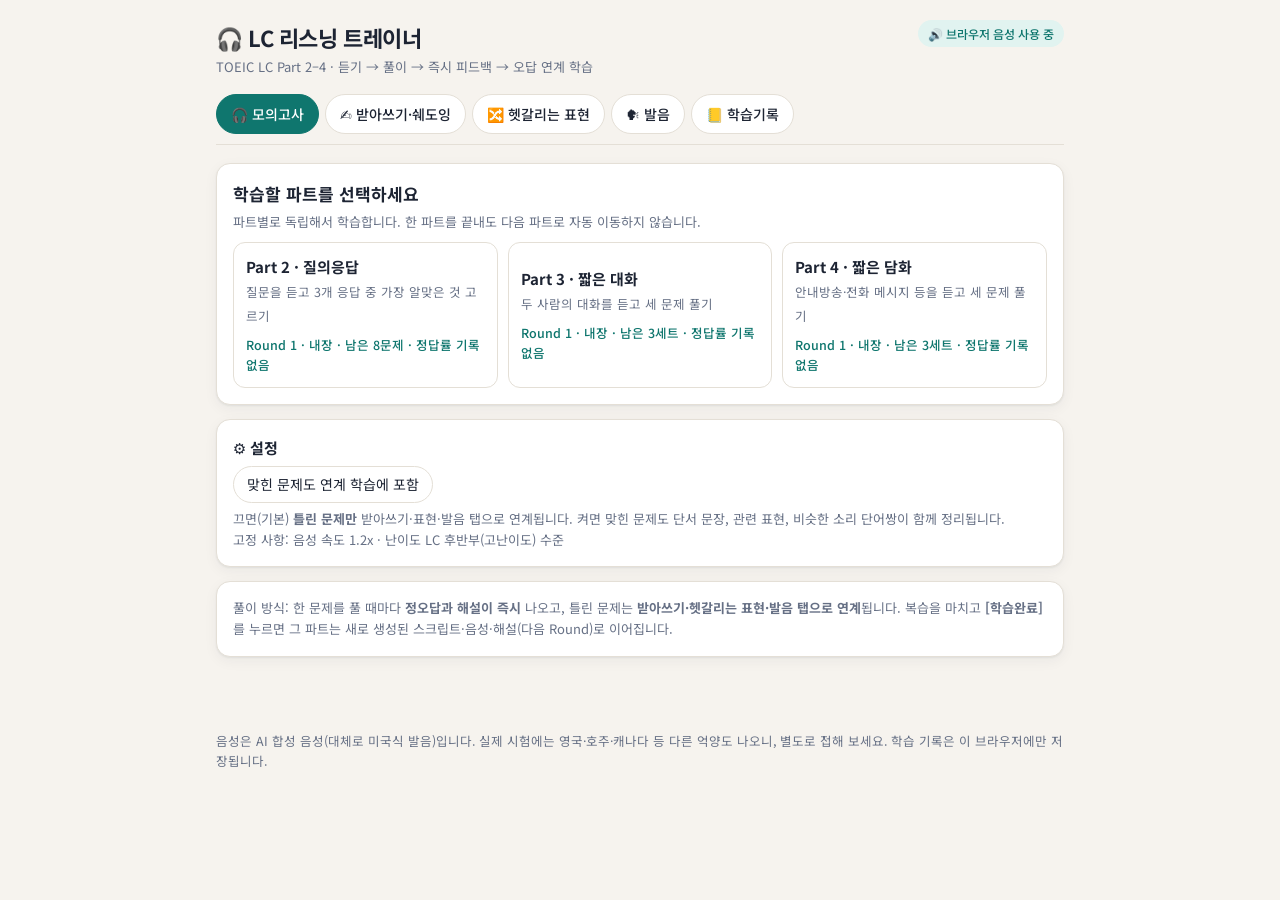
<file: original layouts/lc-listening-trainer.html>
<!DOCTYPE html>
<html lang="ko">
<head>
<meta charset="utf-8">
<meta name="viewport" content="width=device-width,initial-scale=1">
<title>LC 리스닝 트레이너</title>
<link rel="preconnect" href="https://fonts.googleapis.com">
<link rel="preconnect" href="https://fonts.gstatic.com" crossorigin>
<link href="https://fonts.googleapis.com/css2?family=Noto+Sans+KR:wght@400;500;700&display=swap" rel="stylesheet">
<style>
:root{--bg:#f6f3ee;--card:#fff;--ink:#1d2433;--mute:#667085;--line:#e4dfd6;--acc:#0f766e;--accbg:#e1f3f0;--onacc:#fff;--ok:#15803d;--okbg:#e6f4ea;--bad:#b42318;--badbg:#fdeceb;--warn:#92400e;--warnbg:#fdf3e0;--shadow:0 1px 2px rgba(20,30,50,.06),0 4px 14px rgba(20,30,50,.05)}
@media (prefers-color-scheme:dark){:root{--bg:#12161d;--card:#1a2029;--ink:#e8ebf0;--mute:#9aa4b2;--line:#2a3340;--acc:#2dd4bf;--accbg:#12302d;--onacc:#04201d;--ok:#4ade80;--okbg:#12301d;--bad:#f87171;--badbg:#3a1a1a;--warn:#fbbf24;--warnbg:#3a2c10;--shadow:none}}
*{box-sizing:border-box}
html{-webkit-text-size-adjust:100%}
body{margin:0;background:var(--bg);color:var(--ink);font:400 15px/1.6 "Noto Sans KR",system-ui,-apple-system,"Segoe UI",sans-serif}
button{font:inherit;color:inherit;cursor:pointer}
.wrap{max-width:880px;margin:0 auto;padding:0 16px}
header{padding:20px 0 6px}
.top{display:flex;align-items:flex-start;justify-content:space-between;gap:12px;flex-wrap:wrap}
h1{margin:0;font-size:22px;letter-spacing:-.02em}
.sub{color:var(--mute);font-size:13px;margin-top:2px}
.pill{font-size:12px;padding:4px 10px;border-radius:99px;background:var(--accbg);color:var(--acc);font-weight:500;white-space:nowrap}
.pill.off{background:var(--warnbg);color:var(--warn)}
nav{position:sticky;top:0;z-index:5;background:var(--bg);padding:10px 0;display:flex;gap:6px;overflow-x:auto;border-bottom:1px solid var(--line);scrollbar-width:none}
nav::-webkit-scrollbar{display:none}
nav button{flex:none;border:1px solid var(--line);background:var(--card);padding:8px 14px;border-radius:99px;font-size:14px;font-weight:500}
nav button.on{background:var(--acc);color:var(--onacc);border-color:var(--acc)}
main{padding:18px 0 60px}
h2{font-size:17px;margin:0 0 4px}
h3{font-size:15px;margin:0 0 6px}
.card{background:var(--card);border:1px solid var(--line);border-radius:14px;padding:16px;box-shadow:var(--shadow);margin-bottom:14px}
.muted{color:var(--mute);font-size:13px}
.row{display:flex;gap:8px;flex-wrap:wrap;align-items:center}
.sp-between{justify-content:space-between}
.chip{border:1px solid var(--line);background:var(--card);border-radius:99px;padding:6px 13px;font-size:14px}
.chip.on{background:var(--accbg);color:var(--acc);border-color:var(--acc);font-weight:700}
.partgrid{display:grid;grid-template-columns:repeat(auto-fit,minmax(190px,1fr));gap:10px}
.part{text-align:left;border:1px solid var(--line);background:var(--card);border-radius:12px;padding:12px}
.part.on{border-color:var(--acc);background:var(--accbg)}
.part b{display:block;font-size:15px}
.part span{font-size:12.5px;color:var(--mute)}
.lbl{font-size:13px;font-weight:700;margin:14px 0 6px;color:var(--mute)}
.btn{border:0;background:var(--acc);color:var(--onacc);padding:10px 18px;border-radius:10px;font-weight:700}
.btn.sec{background:var(--card);color:var(--ink);border:1px solid var(--line)}
.btn.big{padding:12px 24px;font-size:16px}
.btn:disabled{opacity:.45;cursor:not-allowed}
.btn.on{background:var(--bad);color:#fff}
.mini{border:1px solid var(--line);background:var(--card);border-radius:8px;padding:1px 8px;font-size:13px;line-height:1.7}
.mini.on{background:var(--accbg);border-color:var(--acc)}
.bar{height:8px;background:var(--line);border-radius:9px;overflow:hidden}
.bar i{display:block;height:100%;background:var(--acc);border-radius:9px}
.scene{background:var(--warnbg);color:var(--warn);border-radius:10px;padding:10px 12px;margin-bottom:12px;font-size:14px}
.player{display:flex;gap:10px;align-items:center;flex-wrap:wrap;padding:12px;border-radius:12px;background:var(--accbg);margin-bottom:14px}
.q{border-top:1px dashed var(--line);padding-top:12px;margin-top:12px}
.q:first-of-type{border:0;margin-top:0;padding-top:0}
.qp{font-weight:500;margin-bottom:8px}
.opts{display:grid;gap:8px}
.opts.hid{grid-template-columns:repeat(auto-fit,minmax(84px,1fr))}
.opt{display:flex;gap:10px;align-items:center;text-align:left;width:100%;border:1.5px solid var(--line);background:var(--card);border-radius:10px;padding:10px 12px}
.opt b{flex:none;width:26px;height:26px;border-radius:50%;background:var(--bg);display:grid;place-items:center;font-size:13px}
.opts.hid .opt{justify-content:center;font-size:18px;padding:14px 8px}
.opt:hover:not(:disabled){border-color:var(--acc)}
.opt.ok{border-color:var(--ok);background:var(--okbg)}
.opt.ok b{background:var(--ok);color:#fff}
.opt.bad{border-color:var(--bad);background:var(--badbg)}
.opt.bad b{background:var(--bad);color:#fff}
.opt.dim{opacity:.6}
.opt:disabled{cursor:default}
.fb{margin-top:10px;border-radius:10px;padding:10px 12px;font-size:14px}
.fb.ok{background:var(--okbg);color:var(--ok)}
.fb.bad{background:var(--badbg);color:var(--bad)}
.fb p{margin:4px 0 0;color:var(--ink)}
.fb .trap{color:var(--mute);font-size:13px}
.script{background:var(--bg);border-radius:10px;padding:8px 12px;margin-top:12px}
.line{display:flex;gap:10px;align-items:flex-start;padding:5px 6px;border-radius:8px}
.line.now{background:var(--accbg)}
.line .sp{flex:none;min-width:34px;font-size:12px;font-weight:700;color:var(--mute);padding-top:2px}
.line .tx{flex:1}
.line.key .tx{font-weight:700;color:var(--ok)}
.kw{display:inline-block;margin:3px 6px 0 0;padding:3px 10px;border-radius:99px;background:var(--accbg);color:var(--acc);font-size:13px}
.kw small{color:var(--mute);margin-left:4px}
.score{font-size:44px;font-weight:700;color:var(--acc);line-height:1.1}
.grid2{display:grid;grid-template-columns:repeat(auto-fit,minmax(300px,1fr));gap:12px}
.ci{padding:8px 0;border-top:1px solid var(--line)}
.ci:first-child{border:0}
.cw{display:flex;align-items:center;gap:8px;flex-wrap:wrap}
.cw b{font-size:17px}
.ipa{color:var(--mute);font-size:13px;font-family:ui-monospace,Menlo,monospace}
.ck{font-size:14px;margin-top:1px}
.ex{font-size:13.5px;color:var(--mute);margin-top:2px}
.tip{background:var(--warnbg);color:var(--warn);border-radius:8px;padding:8px 10px;font-size:13.5px;margin-top:8px}
.tag{font-size:11.5px;padding:2px 8px;border-radius:6px;background:var(--bg);color:var(--mute);margin-right:6px}
.quiz{margin-top:10px;padding:10px;border-radius:10px;background:var(--accbg)}
textarea{width:100%;min-height:90px;border:1.5px solid var(--line);border-radius:10px;padding:10px;background:var(--card);color:var(--ink);font:inherit;resize:vertical}
.w-ok{color:var(--ok);font-weight:700}
.w-miss{color:var(--bad);text-decoration:underline wavy;font-weight:700}
.w-ex{color:var(--warn)}
.busy{text-align:center;padding:40px 10px}
.spin{width:34px;height:34px;border:4px solid var(--line);border-top-color:var(--acc);border-radius:50%;margin:0 auto 12px;animation:sp 1s linear infinite}
@keyframes sp{to{transform:rotate(360deg)}}
#toast{position:fixed;left:50%;bottom:22px;transform:translateX(-50%);background:var(--ink);color:var(--bg);padding:10px 16px;border-radius:10px;font-size:14px;opacity:0;pointer-events:none;transition:opacity .2s;max-width:90vw;z-index:20}
#toast.show{opacity:1}
pre.coach{white-space:pre-wrap;font:inherit;margin:8px 0 0}
.stat{display:grid;grid-template-columns:70px 1fr 90px;gap:10px;align-items:center;font-size:14px;margin:6px 0}
footer{color:var(--mute);font-size:12.5px;padding-bottom:30px}
.sr{position:absolute;left:-9999px}
.lk{margin-top:10px;padding:10px 12px;border-radius:10px;border:1px dashed var(--acc);background:var(--accbg);font-size:14px}
.focusbar{border-color:var(--acc);background:var(--accbg);padding:10px 14px}
button:disabled.chip{opacity:.45;cursor:not-allowed}
</style>
</head>
<body>
<div class="wrap">
  <header>
    <div class="top">
      <div>
        <h1>🎧 LC 리스닝 트레이너</h1>
        <div class="sub">TOEIC LC Part 2–4 · 듣기 → 풀이 → 즉시 피드백 → 오답 연계 학습</div>
      </div>
      <span id="status" class="pill off">음성 확인 중…</span>
    </div>
  </header>
  <nav id="tabs" aria-label="메뉴"></nav>
  <main id="app"></main>
  <footer>음성은 AI 합성 음성(대체로 미국식 발음)입니다. 실제 시험에는 영국·호주·캐나다 등 다른 억양도 나오니, 별도로 접해 보세요. 학습 기록은 이 브라우저에만 저장됩니다.</footer>
</div>
<div id="toast" role="status" aria-live="polite"></div>

<script>
"use strict";
/* ============ 유틸 ============ */
const $=(s,r=document)=>r.querySelector(s);
const esc=s=>String(s==null?'':s).replace(/[&<>"']/g,c=>({'&':'&amp;','<':'&lt;','>':'&gt;','"':'&quot;',"'":'&#39;'}[c]));
const sleep=ms=>new Promise(r=>setTimeout(r,ms));
const shuffle=a=>{a=a.slice();for(let i=a.length-1;i>0;i--){const j=Math.floor(Math.random()*(i+1));[a[i],a[j]]=[a[j],a[i]]}return a};
const L='ABCD';
let toastT=null;
function toast(m){const t=$('#toast');t.textContent=m;t.classList.add('show');clearTimeout(toastT);toastT=setTimeout(()=>t.classList.remove('show'),2600)}
const store={k:'lc-trainer-v1',mem:null,
  load(){if(this.mem)return this.mem;let d=null;try{d=JSON.parse(localStorage.getItem(this.k))}catch(e){}
    const m=this.mem=Object.assign({hist:[],wrong:[],fav:[],extra:[],packs:{},seen:{},done:{},lk:{},settings:{}},d||{});
    if(m.packVer!==3){m.packs={};m.seen={};m.packVer=3}   /* 고난이도 문제로 교체: 이전 쉬운 문제 묶음은 폐기 */
    if(!m.lk||typeof m.lk!=='object')m.lk={};
    ['sent','conf','kw','pairs','topics'].forEach(k=>{if(!Array.isArray(m.lk[k]))m.lk[k]=[]});
    if(!m.settings||typeof m.settings!=='object')m.settings={};
    if(typeof m.settings.linkCorrect!=='boolean')m.settings.linkCorrect=false;
    return m},
  save(){try{localStorage.setItem(this.k,JSON.stringify(this.mem))}catch(e){}}};

/* ============ 내장 데이터 ============ */
const BANK={
2:[
{question:`Haven't the new security badges come in yet?`,
 questions:[{prompt:`질문에 가장 알맞은 응답을 고르세요.`,options:[`Mr. Cho picked up a box from the front desk an hour ago.`,`The security guard is on break.`,`No, the doors are locked at night.`],answer:0,
 explanation:`부정의문문에 "Mr. Cho가 한 시간 전에 프런트에서 상자를 가져갔다"고 답해, 배지가 이미 도착했음을 간접적으로 알려 줍니다. (B)는 security를 반복한 함정이고, (C)는 No로 시작하지만 질문 내용과 무관합니다.`,trap:`간접 응답 / 동어 반복(security)`}],
 keywords:[{en:`come in`,ko:`(물건이) 도착하다`},{en:`pick up`,ko:`수령하다, 찾아오다`}]},
{question:`I thought you were presenting the quarterly figures today.`,
 questions:[{prompt:`질문에 가장 알맞은 응답을 고르세요.`,options:[`Ms. Rivera asked to switch with me.`,`The figures are on page twelve.`,`At three o'clock this afternoon.`],answer:0,
 explanation:`예상과 다르다는 말에 "Ms. Rivera가 순서를 바꿔 달라고 했다"며 이유를 설명한 (A)가 자연스럽습니다. (B)는 figures 반복, (C)는 When 질문에 어울리는 답입니다.`,trap:`간접 응답(이유 설명) / 동어 반복(figures) / 의문사 불일치`}],
 keywords:[{en:`switch with`,ko:`~와 (순서·자리를) 바꾸다`},{en:`quarterly figures`,ko:`분기 수치`}]},
{question:`Would it be possible to get a refund if the warranty has expired?`,
 questions:[{prompt:`질문에 가장 알맞은 응답을 고르세요.`,options:[`That depends on when you bought it.`,`The warranty card is in the drawer.`,`She is expecting a refund by Friday.`],answer:0,
 explanation:`Yes/No로 바로 답하지 않고 "구매 시점에 따라 다르다"고 조건을 제시한 (A)가 정답입니다. (B)는 warranty, (C)는 refund를 반복한 함정이며 (C)는 주어도 맞지 않습니다.`,trap:`우회 응답 / 동어 반복(warranty, refund)`}],
 keywords:[{en:`depend on`,ko:`~에 달려 있다`},{en:`warranty`,ko:`품질 보증(서)`}]},
{question:`Which of the candidates did you interview first?`,
 questions:[{prompt:`질문에 가장 알맞은 응답을 고르세요.`,options:[`The one who used to work at Delta Logistics.`,`For about forty minutes each.`,`Yes, I interviewed her twice.`],answer:0,
 explanation:`Which 질문에 특징으로 후보를 지칭한 (A)가 정답입니다. (B)는 How long, (C)는 Yes/No로 Which 질문에 쓸 수 없고 interview를 반복했습니다.`,trap:`의문사 불일치 / 동어 반복(interview)`}],
 keywords:[{en:`used to ~`,ko:`예전에 ~했다`},{en:`candidate`,ko:`지원자`}]},
{question:`You're coming to the retirement party, aren't you?`,
 questions:[{prompt:`질문에 가장 알맞은 응답을 고르세요.`,options:[`I have a client dinner that evening.`,`Yes, Mr. Han is retiring in June.`,`The party was at the Grand Hotel last year.`],answer:0,
 explanation:`참석 여부를 묻는 부가의문문에 "그날 저녁 고객 만찬이 있다"고 답해 간접적으로 거절했습니다. (B)는 Yes로 시작하지만 참석 여부와 무관하게 retire를 반복했고, (C)는 party를 반복한 과거 이야기입니다.`,trap:`간접 거절 / 동어 반복(retire, party)`}],
 keywords:[{en:`retirement party`,ko:`은퇴 기념 파티`},{en:`client dinner`,ko:`고객 만찬`}]},
{question:`Let's reserve a larger conference room, since more people signed up.`,
 questions:[{prompt:`질문에 가장 알맞은 응답을 고르세요.`,options:[`The only one available is on the sixth floor.`,`I signed the contract this morning.`,`Please sign up by Friday.`],answer:0,
 explanation:`제안 문장에 "쓸 수 있는 곳은 6층뿐"이라는 정보를 덧붙여 반응한 (A)가 정답입니다. (B)와 (C)는 sign이 들어간 유사 발음·반복 함정입니다.`,trap:`평서문에 대한 반응 / 유사 발음·반복(sign)`}],
 keywords:[{en:`sign up`,ko:`등록하다, 신청하다`},{en:`available`,ko:`이용 가능한`}]},
{question:`Why hasn't the shipment arrived at the warehouse?`,
 questions:[{prompt:`질문에 가장 알맞은 응답을 고르세요.`,options:[`The carrier changed its delivery route.`,`It's near the warehouse district.`,`Yes, I shipped it on Monday.`],answer:0,
 explanation:`Why 질문에는 이유로 답해야 합니다. (B)는 위치(Where), (C)는 Yes/No이며 shipment와 shipped가 비슷해 유인하는 함정입니다.`,trap:`의문사 불일치 / 유사 발음(shipment↔shipped)`}],
 keywords:[{en:`carrier`,ko:`운송업체`},{en:`delivery route`,ko:`배송 경로`}]},
{question:`Do you want me to proofread the proposal, or would you rather finish it yourself?`,
 questions:[{prompt:`질문에 가장 알맞은 응답을 고르세요.`,options:[`I'd appreciate a second pair of eyes.`,`Yes, it was proofread by Dr. Kim.`,`The proposal is due at noon.`],answer:0,
 explanation:`"다른 사람의 눈이 필요하다(a second pair of eyes)"는 관용 표현으로 교정을 부탁한 (A)가 정답입니다. 선택 의문문에 Yes로 답한 (B)와 proposal을 반복한 (C)는 오답입니다.`,trap:`관용 표현 / 선택 의문문에 Yes / 동어 반복`}],
 keywords:[{en:`proofread`,ko:`교정하다`},{en:`a second pair of eyes`,ko:`다른 사람의 점검`}]}
],
3:[
{audio:[
 {s:'W',text:`Before we finalize the catering for Friday's client event, I should mention that Ms. Alvarez's group has grown to about sixty.`},
 {s:'M',text:`That's more than the terrace can hold. The limit is fifty. We could move everything indoors, but the ballroom is booked for a wedding.`},
 {s:'W',text:`What about the rooftop lounge? It seats seventy.`},
 {s:'X',text:`The lounge is available, but the elevator is under repair until Thursday, and the stairs are quite steep. Some of the older guests might have trouble.`},
 {s:'M',text:`Then I'd keep the terrace and cap the head count at fifty. Ms. Alvarez can decide who attends.`},
 {s:'W',text:`She won't like that. Let me call her and ask whether she'd consider a second, smaller session on Saturday morning instead.`},
 {s:'X',text:`Good idea. I'll check whether the terrace is free then, and I'll text you before noon.`}],
 questions:[
 {prompt:`What does the woman say about Ms. Alvarez's group?`,options:[`It has grown larger than planned.`,`It has canceled its reservation.`,`It will arrive late on Friday.`,`It prefers an indoor event.`],answer:0,explanation:`첫 대사의 "has grown to about sixty"가 "계획보다 커졌다"로 바뀐 패러프레이징입니다.`,trap:`패러프레이징(grown→larger than planned)`},
 {prompt:`Why is the second man concerned about the rooftop lounge?`,options:[`Some guests may find it hard to reach.`,`It cannot seat enough people.`,`It costs more than the terrace.`,`It is reserved for a wedding.`],answer:0,explanation:`엘리베이터가 수리 중이고 계단이 가파르다고 했으므로 일부 손님이 올라가기 어렵다는 뜻입니다. wedding은 연회장(ballroom)에 대한 정보라 함정입니다.`,trap:`다른 장소 정보를 섞은 함정(wedding)`},
 {prompt:`What does the second man say he will do?`,options:[`Check whether an outdoor space is free.`,`Call the client directly.`,`Arrange a repair for the elevator.`,`Book the ballroom for Saturday.`],answer:0,explanation:`마지막 대사 "I'll check whether the terrace is free then"에서 terrace가 outdoor space로 바뀌었습니다. 고객에게 전화하는 사람은 여자입니다.`,trap:`화자별 할 일 혼동 / 패러프레이징(terrace→outdoor space)`}],
 keywords:[{en:`head count`,ko:`인원수`},{en:`cap at ~`,ko:`~로 상한을 두다`},{en:`under repair`,ko:`수리 중인`}]},
{audio:[
 {s:'M',text:`Hi Priya, I just reviewed the vendor contract, and the delivery clause says materials arrive within thirty business days, not thirty calendar days.`},
 {s:'W',text:`Really? That's a big difference. Our construction crew starts on the fifteenth.`},
 {s:'M',text:`Exactly. If they count business days, we could be waiting well into next month.`},
 {s:'W',text:`Well, the vendor did promise to ship from their local warehouse, which should be quick.`},
 {s:'M',text:`That's what I figured, but the contract doesn't mention a local warehouse anywhere.`},
 {s:'W',text:`I see. I'll ask legal to draft an amendment, and in the meantime could you request written confirmation of the shipping location?`},
 {s:'M',text:`Sure. I'll send an e-mail this afternoon.`}],
 questions:[
 {prompt:`What concern does the man raise?`,options:[`A delivery period may be longer than expected.`,`A contract has not been signed.`,`A construction crew is understaffed.`,`A warehouse has run out of materials.`],answer:0,explanation:`영업일(business days) 기준이면 다음 달까지 기다릴 수 있다고 했으므로 배송 기간이 예상보다 길어질 수 있다는 우려입니다.`,trap:`핵심 개념(business↔calendar days) 파악`},
 {prompt:`What does the man imply when he says, "the contract doesn't mention a local warehouse anywhere"?`,options:[`A verbal promise is not documented.`,`A warehouse is difficult to locate.`,`A contract should be shorter.`,`A vendor has changed its address.`],answer:0,explanation:`업체가 구두로 약속한 현지 창고 발송이 계약서에는 적혀 있지 않다는 의미입니다. 말 그대로의 정보가 아니라 함축된 뜻을 묻는 의도 파악 문제입니다.`,trap:`의도 파악(함축된 의미)`},
 {prompt:`What will the woman ask legal to do?`,options:[`Prepare an addition to the contract.`,`Confirm a shipping location.`,`Cancel an order with the vendor.`,`Review a crew schedule.`],answer:0,explanation:`"draft an amendment"가 "계약서 추가 조항을 준비하다(prepare an addition)"로 바뀌었습니다. 배송지 확인은 남자의 일입니다.`,trap:`패러프레이징(amendment→addition) / 화자별 할 일 혼동`}],
 keywords:[{en:`business days`,ko:`영업일`},{en:`amendment`,ko:`수정(추가) 조항`},{en:`in the meantime`,ko:`그동안에`}]},
{audio:[
 {s:'W',text:`Thanks for joining, Tom. The rollout of the new scheduling software is set for the first of March, right?`},
 {s:'M',text:`That was the plan, but the training sessions can't start until the licenses are approved, and finance said that won't happen before the twelfth.`},
 {s:'W',text:`Hmm. Could we run the training online so people can learn at their own pace? That would save a week.`},
 {s:'M',text:`Possible, but last time we tried self-paced videos, only a third of the staff completed them.`},
 {s:'W',text:`Then what if we require completion and let team leaders track progress?`},
 {s:'M',text:`That could work. I'll draft a proposal and run it by the department heads on Wednesday.`}],
 questions:[
 {prompt:`Why might the rollout be delayed?`,options:[`Some approvals have not been granted yet.`,`A software program has not been delivered.`,`Training materials contain errors.`,`Several managers are unavailable.`],answer:0,explanation:`라이선스 승인이 재무팀 일정상 12일 이전에는 어렵다고 했으므로 승인이 아직 나지 않은 것이 지연 원인입니다.`,trap:`패러프레이징(licenses are approved→approvals granted)`},
 {prompt:`What concern does the man have about online training?`,options:[`Employees may not finish it.`,`It may cost too much.`,`It takes longer than classroom training.`,`Few people have computers.`],answer:0,explanation:`예전 자율 학습 영상은 직원의 3분의 1만 수료했다고 했으므로 끝까지 하지 않을 수 있다는 우려입니다.`,trap:`수치 해석(a third of the staff)`},
 {prompt:`What will the man do on Wednesday?`,options:[`Present a plan to managers.`,`Approve some licenses.`,`Record training videos.`,`Hold a staff workshop.`],answer:0,explanation:`"run it by the department heads"는 부서장들에게 계획을 검토받는다는 뜻으로 present a plan to managers와 같습니다.`,trap:`패러프레이징(run it by→present to)`}],
 keywords:[{en:`rollout`,ko:`(제품·제도의) 도입, 출시`},{en:`at one's own pace`,ko:`자기 속도로`},{en:`run it by ~`,ko:`~에게 검토받다`}]}
],
4:[
{audio:[
 {s:'W',text:`Good afternoon, passengers. This is an update for Flight 417 to Seattle.`},
 {s:'W',text:`Earlier, we expected to board at gate B12, but because of a mechanical inspection, the aircraft has been moved to gate C4, which is at the opposite end of the terminal.`},
 {s:'W',text:`Boarding will begin at four forty-five, fifteen minutes later than originally scheduled. Passengers who need extra time to reach the new gate may use the free shuttle cart near the food court.`},
 {s:'W',text:`And for those traveling with checked luggage, there's no need to do anything; your bags will be transferred automatically. If you have questions, please visit the service desk next to gate B10.`}],
 questions:[
 {prompt:`What has caused a change at the airport?`,options:[`An aircraft inspection`,`A shortage of staff`,`Bad weather conditions`,`A delayed crew`],answer:0,explanation:`"because of a mechanical inspection"이 원인입니다. 탑승구 변경과 지연이 모두 점검 때문입니다.`,trap:`원인과 결과 구분`},
 {prompt:`What does the speaker mean when she says, "there's no need to do anything"?`,options:[`Checked bags will be moved automatically.`,`Passengers may skip security screening.`,`Boarding passes do not need to be shown.`,`The gate will not change again.`],answer:0,explanation:`바로 뒤에서 "your bags will be transferred automatically"라고 설명합니다. 인용문 앞뒤 문장이 의도 파악의 근거입니다.`,trap:`의도 파악(인용문 앞뒤 단서)`},
 {prompt:`What time will boarding most likely begin?`,options:[`4:30`,`4:45`,`5:00`,`5:15`],answer:1,explanation:`"four forty-five, fifteen minutes later than originally scheduled"에서 새 탑승 시각은 4:45이며, 원래는 4:30이었습니다. 숫자가 여러 번 나올 때는 어느 것이 최종 값인지 확인하세요.`,trap:`숫자 함정(원래 시각 vs 변경 시각)`}],
 keywords:[{en:`mechanical inspection`,ko:`기계 점검`},{en:`transfer`,ko:`옮기다, 환승시키다`},{en:`originally scheduled`,ko:`원래 예정된`}]},
{audio:[
 {s:'M',text:`Thanks, everyone, for staying after the meeting. I'd like to talk about the customer survey results, which arrived this morning.`},
 {s:'M',text:`Overall satisfaction rose by six points, which is encouraging. However, comments about our checkout process were far less positive than we hoped. Several customers said the lines moved slowly during the weekend rush, even though we added two registers last month.`},
 {s:'M',text:`Rather than hiring more cashiers, I'd like to try a self-checkout area near the entrance. A similar trial at our Eastside branch reduced waiting time by almost a third.`},
 {s:'M',text:`Please look over the attached summary and send me your thoughts by Thursday, because I'm hoping to present the proposal to the regional director next week.`}],
 questions:[
 {prompt:`What problem does the speaker mention?`,options:[`Customers waited too long at checkout.`,`Satisfaction scores have dropped.`,`Some registers are out of order.`,`The store lacks enough cashiers.`],answer:0,explanation:`계산대 줄이 천천히 줄어든다는 의견이 문제로 제시됩니다. 만족도는 오히려 올랐고, 계산대는 추가했으며, 계산원 추가 채용은 하지 않겠다고 했습니다.`,trap:`반대 내용 선택지(만족도 하락)`},
 {prompt:`What does the speaker want to try?`,options:[`A self-service checkout area`,`A weekend discount event`,`An additional shift for cashiers`,`A new store in Eastside`],answer:0,explanation:`"try a self-checkout area"가 self-service checkout area로 바뀌었습니다. Eastside는 시범 운영한 지점일 뿐입니다.`,trap:`패러프레이징 / 장소 이름 함정(Eastside)`},
 {prompt:`What are the listeners asked to do by Thursday?`,options:[`Give feedback on a plan`,`Present a proposal to a director`,`Visit another branch`,`Complete a customer survey`],answer:0,explanation:`"send me your thoughts by Thursday"가 feedback에 해당합니다. 지역 책임자에게 발표하는 사람은 화자입니다.`,trap:`화자·청자의 할 일 혼동`}],
 keywords:[{en:`checkout`,ko:`계산대, 계산 절차`},{en:`weekend rush`,ko:`주말 혼잡`},{en:`look over`,ko:`살펴보다`}]},
{audio:[
 {s:'W',text:`Hello, this is Elena from Brightside Printing returning your call. I got your message about the brochure order, and I want to be upfront: the glossy paper you chose is on back order, so we can't promise delivery by the twentieth.`},
 {s:'W',text:`Now, I know that's disappointing. That said, we do have a very similar stock in matte finish, and it's available today.`},
 {s:'W',text:`If you approve the switch by noon tomorrow, I can still deliver by the twentieth, and I'd waive the rush fee. Otherwise, we'd be looking at the twenty-seventh.`},
 {s:'W',text:`Give me a call back at extension 214, and I'll hold the matte paper for you until then.`}],
 questions:[
 {prompt:`Why is the speaker calling?`,options:[`To discuss a problem with an order`,`To confirm a payment method`,`To request a design change`,`To announce a new service`],answer:0,explanation:`고객의 문의에 답하면서 광택지가 품절(back order)이라 20일 배송을 약속할 수 없다고 알립니다. 주문 관련 문제를 논의하는 전화입니다.`,trap:`세부 정보에 현혹`},
 {prompt:`What does the speaker imply when she says, "I know that's disappointing"?`,options:[`She understands the listener may be unhappy about a delay.`,`She is unhappy with the quality of a product.`,`She is surprised by a late payment.`,`She disagrees with a customer's choice.`],answer:0,explanation:`앞에서 배송을 약속하지 못한다고 말한 뒤 공감을 표현하는 말입니다. 상대방이 지연에 실망할 수 있음을 이해한다는 뜻입니다.`,trap:`의도 파악(공감 표현)`},
 {prompt:`What will happen if the listener approves the change by noon tomorrow?`,options:[`The order may arrive on schedule at no extra charge.`,`A rush fee will be added.`,`Delivery will move to the twenty-seventh.`,`The glossy paper will be reordered.`],answer:0,explanation:`"deliver by the twentieth, and I'd waive the rush fee"가 "예정대로 추가 비용 없이 도착"으로 바뀌었습니다. 27일은 승인하지 않을 때의 일정입니다.`,trap:`조건절 구분(승인 시 vs 미승인 시)`}],
 keywords:[{en:`on back order`,ko:`(재고 부족으로) 입고 대기 중인`},{en:`waive`,ko:`(요금을) 면제하다`},{en:`upfront`,ko:`솔직한, 사전에`}]}
]};

const DICT=[
 {t:'Could you send me the updated schedule by five o\'clock?',tag:'기본'},
 {t:'I\'m afraid the meeting has been moved to Thursday afternoon.',tag:'기본'},
 {t:'We\'re going to need about thirty more chairs for the event.',tag:'숫자·축약'},
 {t:'Why don\'t we check it out before we make a decision?',tag:'연음'},
 {t:'She would have called earlier if she had known about the delay.',tag:'축약'},
 {t:'The shipment should arrive on the fifteenth, not the fiftieth.',tag:'숫자'},
 {t:'Please turn off all the lights when you leave the office.',tag:'연음'},
 {t:'Would you mind picking up the documents on your way back?',tag:'연음'},
 {t:'What do you want to do about the budget report?',tag:'축약'},
 {t:'Passengers are reminded to keep their boarding passes ready.',tag:'Part 4'}
];

const CATS={all:'전체',sound:'발음 유사',mean:'의미·품사 혼동',reduce:'축약·연음',num:'숫자·시간',link:'오답 연계'};
const CONF=[
{id:'s1',cat:'sound',items:[{w:'ship',ipa:'/ʃɪp/',ko:'배',ex:'The ship leaves at noon.'},{w:'sheep',ipa:'/ʃiːp/',ko:'양',ex:'The sheep are in the field.'}],tip:'짧고 느슨한 /ɪ/ vs 길고 긴장된 /iː/. 둘 다 한국어 "이"로 들리기 쉬우니 소리의 길이에 집중하세요.'},
{id:'s2',cat:'sound',items:[{w:'light',ipa:'/laɪt/',ko:'조명 / 가벼운',ex:'Please turn on the light.'},{w:'right',ipa:'/raɪt/',ko:'오른쪽 / 맞는',ex:'Turn right at the corner.'}],tip:'/l/은 혀끝이 윗잇몸에 닿고, /r/은 혀가 어디에도 닿지 않습니다. 방향·위치 문제(left/right)의 단골입니다.'},
{id:'s3',cat:'sound',items:[{w:'walk',ipa:'/wɔːk/',ko:'걷다',ex:'I walk to the station every day.'},{w:'work',ipa:'/wɜːrk/',ko:'일하다',ex:'I work at a bank.'}],tip:'work는 r이 섞인 모음 /ɜːr/(입술을 모으고 혀를 뒤로), walk의 l은 소리가 나지 않습니다.'},
{id:'s4',cat:'sound',items:[{w:'coffee',ipa:'/ˈkɔːfi/',ko:'커피',ex:"I'd like some coffee."},{w:'copy',ipa:'/ˈkɑːpi/',ko:'복사(하다)',ex:'Please make a copy of this report.'}],tip:'/f/는 윗니를 아랫입술에 대고 바람을 내는 소리, /p/는 두 입술을 터뜨리는 소리입니다. 사무실 배경에서 둘이 자주 함정으로 나옵니다.'},
{id:'s5',cat:'sound',items:[{w:'think',ipa:'/θɪŋk/',ko:'생각하다',ex:'I think the report is ready.'},{w:'sink',ipa:'/sɪŋk/',ko:'싱크대 / 가라앉다',ex:'The sink is leaking.'}],tip:'/θ/는 혀끝을 윗니와 아랫니 사이에 살짝 내밀고 내는 소리입니다. "ㅅ"과 구분해 들으세요.'},
{id:'s6',cat:'sound',items:[{w:'man',ipa:'/mæn/',ko:'남자(한 명)',ex:'The man is carrying a box.'},{w:'men',ipa:'/men/',ko:'남자들',ex:'The men are carrying boxes.'}],tip:'단·복수를 가르는 단골 함정입니다. /æ/는 입을 크게 벌리고, /e/는 입을 덜 벌립니다. be동사(is/are)도 함께 확인하세요.'},
{id:'s7',cat:'sound',items:[{w:'desert',ipa:'/ˈdezərt/',ko:'사막',ex:'They crossed the desert.'},{w:'dessert',ipa:'/dɪˈzɜːrt/',ko:'후식',ex:'We ordered dessert.'}],tip:'철자는 s 하나 차이지만 강세 위치가 다릅니다. desert는 앞, dessert는 뒤에 강세가 옵니다.'},
{id:'s8',cat:'sound',items:[{w:'quiet',ipa:'/ˈkwaɪət/',ko:'조용한',ex:'The office is very quiet.'},{w:'quite',ipa:'/kwaɪt/',ko:'꽤, 상당히',ex:'The test was quite difficult.'},{w:'quit',ipa:'/kwɪt/',ko:'그만두다',ex:'He decided to quit his job.'}],tip:'quiet는 2음절, quite는 1음절(이중모음), quit은 짧은 /ɪ/입니다. 음절 수와 모음을 같이 들으세요.'},
{id:'s9',cat:'sound',items:[{w:"can",ipa:'/kən/',ko:'~할 수 있다',ex:'I can come on Friday.'},{w:"can't",ipa:'/kænt/',ko:'~할 수 없다',ex:"I can't come on Friday."}],tip:'미국식에서는 can이 약하게 짧게(/kən/), can\'t는 모음이 길고 강하게 들립니다. t는 거의 안 들리므로 모음의 길이·세기로 구분하세요. 영국식은 can\'t가 /kɑːnt/로 t가 또렷합니다.'},
{id:'m1',cat:'mean',items:[{w:'affect',ipa:'/əˈfekt/',ko:'(동사) 영향을 미치다',ex:'The delay will affect our schedule.'},{w:'effect',ipa:'/ɪˈfekt/',ko:'(명사) 효과, 영향',ex:'The new policy had a positive effect.'}],tip:'발음이 거의 같으므로 문법으로 구분합니다. 동사 자리(affect)인지 명사 자리(effect)인지 확인하세요.'},
{id:'m2',cat:'mean',items:[{w:'accept',ipa:'/əkˈsept/',ko:'받아들이다',ex:'I accept the offer.'},{w:'except',ipa:'/ɪkˈsept/',ko:'~을 제외하고',ex:'Everyone except Tom came.'}],tip:'첫 모음이 약해서 비슷하게 들립니다. 뒤에 사람/사물이 오는 "제외" 의미면 except입니다.'},
{id:'m3',cat:'mean',items:[{w:'personal',ipa:'/ˈpɜːrsənl/',ko:'개인적인',ex:"It's a personal matter."},{w:'personnel',ipa:'/ˌpɜːrsəˈnel/',ko:'직원, 인사부',ex:'Contact the personnel department.'}],tip:'personal은 앞에, personnel은 뒤에 강세가 있습니다. 회사 배경에서는 personnel(인사)이 자주 나옵니다.'},
{id:'m4',cat:'mean',items:[{w:'stationary',ipa:'/ˈsteɪʃəneri/',ko:'정지한',ex:'The car was stationary.'},{w:'stationery',ipa:'/ˈsteɪʃəneri/',ko:'문구류',ex:'We need to order more stationery.'}],tip:'발음이 같은 동음이의어(미국식 기준)입니다. 문맥으로만 구분할 수 있으니 사무용품 이야기인지 확인하세요.'},
{id:'m5',cat:'mean',items:[{w:'compliment',ipa:'/ˈkɑːmplɪmənt/',ko:'칭찬(하다)',ex:'She gave me a nice compliment.'},{w:'complement',ipa:'/ˈkɑːmplɪmənt/',ko:'보완(하다)',ex:'The two skills complement each other.'}],tip:'발음이 같은 동음이의어입니다. 칭찬이면 compliment, 서로 보완이면 complement입니다.'},
{id:'m6',cat:'mean',items:[{w:'lend',ipa:'/lend/',ko:'빌려주다',ex:'Can you lend me your pen?'},{w:'borrow',ipa:'/ˈbɑːroʊ/',ko:'빌리다',ex:'May I borrow your pen?'}],tip:'주는 쪽이면 lend, 받는 쪽이면 borrow입니다. 누가 누구에게 하는지 주어를 확인하세요.'},
{id:'m7',cat:'mean',items:[{w:'put on',ipa:'',ko:'입는 중이다(동작)',ex:'She is putting on her coat.'},{w:'wear',ipa:'/wer/',ko:'입고 있다(상태)',ex:'She is wearing a coat.'}],tip:'이미 입고 있는 사진이면 wearing, 입는 순간이 찍혀 있어야 putting on입니다.'},
{id:'m8',cat:'mean',items:[{w:'advice',ipa:'/ədˈvaɪs/',ko:'(명사) 조언',ex:'Thank you for your advice.'},{w:'advise',ipa:'/ədˈvaɪz/',ko:'(동사) 조언하다',ex:'I advise you to book early.'}],tip:'끝소리가 /s/인지 /z/인지로 품사가 갈립니다. 명사 자리인지 동사 자리인지 함께 보세요.'},
{id:'m9',cat:'mean',items:[{w:'bring',ipa:'/brɪŋ/',ko:'(말하는 쪽으로) 가져오다',ex:'Please bring your ID tomorrow.'},{w:'take',ipa:'/teɪk/',ko:'(멀어지는 쪽으로) 가져가다',ex:'Please take this to the manager.'}],tip:'방향이 단서입니다. 화자·청자 쪽으로 오면 bring, 다른 곳으로 가면 take입니다.'},
{id:'r1',cat:'reduce',noquiz:true,items:[{w:'want to → wanna',say:'want to. wanna.',ipa:'/ˈwɑːnə/',ko:'~하고 싶다',ex:'Do you want to grab lunch?'},{w:'going to → gonna',say:'going to. gonna.',ipa:'/ˈɡʌnə/',ko:'~할 예정이다',ex:'We are going to move next month.'},{w:'got to → gotta',say:'got to. gotta.',ipa:'/ˈɡɑːɾə/',ko:'~해야 한다',ex:'I have got to finish this today.'}],tip:'시험에서도 대화문에서는 약한 형태(wanna·gonna)로 빠르게 읽습니다. 들린 대로 철자를 떠올리는 연습이 필요합니다.'},
{id:'r2',cat:'reduce',noquiz:true,items:[{w:"could have → could've",say:"could have. could've.",ipa:'/ˈkʊdəv/',ko:'~했을 수도 있다',ex:'I could have called earlier.'},{w:"should have → should've",say:"should have. should've.",ipa:'/ˈʃʊdəv/',ko:'~했어야 했다',ex:'You should have told me.'}],tip:'have가 /əv/로 약해져서 "could of"로 들립니다. 철자는 could have이고, 의미는 "하지 못한 일"에 대한 아쉬움/가정입니다.'},
{id:'r3',cat:'reduce',noquiz:true,items:[{w:'what do you → whaddaya',say:'What do you think? Whaddaya think?',ipa:'',ko:'무엇을 ~하세요?',ex:'What do you think about the new schedule?'},{w:'did you → didja',say:'Did you receive my email? Didja receive my email?',ipa:'',ko:'~했나요?',ex:'Did you receive my email?'},{w:'would you → wouldja',say:'Would you like some water? Wouldja like some water?',ipa:'',ko:'~하시겠어요?',ex:'Would you like some water?'}],tip:'d/t 뒤에 you가 오면 /dʒ/, /tʃ/처럼 합쳐집니다. 의문문 앞머리가 한 덩어리로 들린다는 점을 기억하세요.'},
{id:'r4',cat:'reduce',noquiz:true,items:[{w:'check it out',say:'check it out',ipa:'',ko:'(체키라웃) 확인해 보다',ex:'Let me check it out.'},{w:'pick it up',say:'pick it up',ipa:'',ko:'(피키럽) 집어 들다/찾아오다',ex:'I will pick it up on my way.'},{w:'turn it off',say:'turn it off',ipa:'',ko:'(터니럿) 끄다',ex:'Could you turn it off?'}],tip:'자음으로 끝나는 단어 뒤에 모음으로 시작하는 단어가 오면 소리가 이어집니다. 단어 경계가 아니라 소리 덩어리로 들으세요.'},
{id:'r5',cat:'reduce',noquiz:true,items:[{w:'water',say:'water',ipa:'/ˈwɑːɾər/',ko:'워러',ex:'Could I have a glass of water?'},{w:'better',say:'better',ipa:'/ˈbeɾər/',ko:'베러',ex:'This option is better.'},{w:'meeting',say:'meeting',ipa:'/ˈmiːɾɪŋ/',ko:'미링',ex:'The meeting starts at nine.'}],tip:'미국식 영어에서는 모음 사이의 t가 가볍게 d처럼 들립니다(flap t). 영국식에서는 t가 또렷하게 발음됩니다.'},
{id:'r6',cat:'reduce',noquiz:true,items:[{w:'interview',say:'interview',ipa:'/ˈɪnɚvjuː/',ko:'이너뷰',ex:'I have a job interview tomorrow.'},{w:'winter',say:'winter',ipa:'/ˈwɪnɚ/',ko:'위너',ex:'The store closes early in winter.'},{w:'twenty',say:'twenty',ipa:'/ˈtweni/',ko:'트웨니',ex:'There are twenty people.'}],tip:'미국식에서는 n 뒤의 t가 거의 사라져 inner view, winner처럼 들립니다. 숫자 twenty도 마찬가지입니다.'},
{id:'n1',cat:'num',items:[{w:'thirteen',ipa:'/ˌθɜːrˈtiːn/',ko:'13',ex:'There are thirteen people in the room.'},{w:'thirty',ipa:'/ˈθɜːrti/',ko:'30',ex:'There are thirty people in the room.'}],tip:'-teen은 뒤에 강세가 있어 끝이 길고 또렷하며, -ty는 앞에 강세가 있어 끝이 짧고 약합니다. 미국식 thirty의 t는 d처럼 들립니다.'},
{id:'n2',cat:'num',items:[{w:'fifteen',ipa:'/ˌfɪfˈtiːn/',ko:'15',ex:'The shipment arrives on the fifteenth.'},{w:'fifty',ipa:'/ˈfɪfti/',ko:'50',ex:'The shipment arrives on the fiftieth.'}],tip:'13/30과 같은 원리입니다. 날짜·가격·인원에서 뒤에 오는 단위(dollars, people)도 함께 확인하세요.'},
{id:'n3',cat:'num',items:[{w:'a quarter to',ipa:'',ko:'~시 15분 전 (예: 2:45)',ex:"It's a quarter to three."},{w:'a quarter past',ipa:'',ko:'~시 15분 (예: 3:15)',ex:"It's a quarter past three."}],tip:'to는 "~까지 남음", past는 "지남"입니다. 영국식의 half past three는 3:30입니다.'},
{id:'n4',cat:'num',items:[{w:'twice a week',ipa:'',ko:'주 2회',ex:'We meet twice a week.'},{w:'every other week',ipa:'',ko:'격주(2주에 한 번)',ex:'We meet every other week.'},{w:'biweekly',ipa:'/baɪˈwiːkli/',ko:'격주 또는 주 2회(모호)',ex:'The newsletter is published biweekly.'}],tip:'every other = 하나 건너 하나입니다. biweekly는 뜻이 모호하니 문맥이나 다른 표현으로 확인하세요.'},
{id:'n5',cat:'num',items:[{w:'two',ipa:'/tuː/',ko:'2, 둘',ex:'There are two seats left.'},{w:'too',ipa:'/tuː/',ko:'너무 / ~도 또한',ex:"It's too expensive."},{w:'to',ipa:'/tuː/ (약하게 /tə/)',ko:'~로, ~하기 위해',ex:'I went to the office.'}],tip:'세 단어가 같은 소리입니다. 숫자 two는 뒤에 명사가 오고, too는 형용사 앞이나 문장 끝, to는 약하게 /tə/로 들립니다.'},
{id:'n6',cat:'num',items:[{w:'a couple of',ipa:'',ko:'두어 개(약 2)',ex:'I need a couple of minutes.'},{w:'a few',ipa:'',ko:'몇 개(3 이상)',ex:'I need a few more days.'},{w:'a dozen',ipa:'/ˈdʌzn/',ko:'12개',ex:'Please order a dozen chairs.'}],tip:'수량 표현의 크기감을 잡아 두세요. 대화에서 정확한 숫자 대신 이 표현으로 나오는 경우가 많습니다.'}
];

const PRON=[
{t:'/r/ vs /l/',d:'/l/은 혀끝이 윗잇몸에 닿고, /r/은 혀가 어디에도 닿지 않은 채 안쪽으로 말립니다. 한국어 "ㄹ" 하나로 들으면 둘이 섞입니다.',w:['light','right','glass','grass','collect','correct']},
{t:'/f/·/v/ vs /p/·/b/',d:'/f/·/v/는 윗니와 아랫입술 사이로 바람을 내고, /p/·/b/는 두 입술을 터뜨립니다.',w:['coffee','copy','very','berry','file','pile']},
{t:'/θ/ · /ð/',d:'혀끝을 윗니와 아랫니 사이에 살짝 내밀고 내는 소리입니다. "ㅅ", "ㄷ"으로 들리기 쉽습니다.',w:['think','sink','three','free','then','den']},
{t:'짧은 /ɪ/ vs 긴 /iː/',d:'긴 /iː/는 입꼬리를 옆으로 당기고 길게 냅니다. 짧은 /ɪ/는 힘을 빼고 짧게 냅니다.',w:['ship','sheep','live','leave','cheap','chip']},
{t:'/æ/ vs /e/',d:'/æ/는 입을 아래로 크게 벌리고 "애"와 "아" 사이로 냅니다. man/men처럼 단·복수를 가르는 단어에서 중요합니다.',w:['man','men','bad','bed','pan','pen']},
{t:'어말 유성음·무성음',d:'단어 끝 소리가 유성음(b, d, g)이면 앞 모음이 길어지고, 무성음(p, t, k)이면 짧아집니다. 끝소리를 못 들어도 모음 길이로 구분할 수 있습니다.',w:['bed','bet','back','bag','cab','cap']},
{t:'강세와 약형',d:'명사·동사·형용사·부사 같은 내용어는 강하게, 관사·전치사·조동사는 약하게 읽습니다. 약하게 지나가는 단어를 놓치지 않는 것이 핵심입니다.',w:['I can come on Friday.',"I can't come on Friday.",'She has gone to the bank.']},
{t:'연음·탈락·flap t',d:'자음+모음은 이어지고(pick it up), 미국식에서 모음 사이의 t는 d처럼 들립니다(water, better). n 뒤의 t는 약해집니다(interview).',w:['pick it up','a lot of it','What kind of work is it?']}
];
const ACC=[
{t:'🇺🇸 미국식',d:'r을 모두 발음하고(car, work), 모음 사이 t가 d처럼 들립니다(water). can\'t는 /kænt/ 이고 t가 약해집니다.'},
{t:'🇬🇧 영국식',d:'모음 뒤 r을 발음하지 않습니다(car → /kɑː/). t가 또렷합니다. can\'t는 /kɑːnt/, schedule은 /ˈʃedjuːl/, advertisement는 ad-VER-tis-ment로 강세가 다릅니다.'},
{t:'🇦🇺 호주식',d:'/eɪ/가 /aɪ/처럼 들립니다(today → "투다이"처럼). 모음 뒤 r을 발음하지 않으며 억양이 올라가는 경향이 있습니다.'},
{t:'🇨🇦 캐나다식',d:'전반적으로 미국식과 비슷합니다. 알파벳 Z를 "지"가 아닌 "제드(zed)"로 읽는 경우가 있어 철자 불러주기에서 주의하세요.'}
];
const PAIRS=[['ship','sheep'],['light','right'],['glass','grass'],['collect','correct'],['coffee','copy'],['very','berry'],['think','sink'],['bad','bed'],['live','leave'],['full','fool'],['pen','pan'],['cheap','chip'],['pull','pool'],['lock','rock']];
const TOPICS=['office supplies','business trip','hotel reservation','restaurant catering','software update','job interview','factory inspection','retail store sale','medical appointment','conference planning','delivery delay','budget meeting'];
const PARTS={2:{n:'Part 2 · 질의응답',d:'질문을 듣고 3개 응답 중 가장 알맞은 것 고르기'},3:{n:'Part 3 · 짧은 대화',d:'두 사람의 대화를 듣고 세 문제 풀기'},4:{n:'Part 4 · 짧은 담화',d:'안내방송·전화 메시지 등을 듣고 세 문제 풀기'}};

/* ============ 상태 ============ */
const S={tab:'practice',busy:null,
 view:'home',confirmDone:null,
 focus:null,
 cfg:{part:2,n:5,src:'pack',strict:false},
 sess:null,coach:'',
 dict:{pool:DICT.slice(),ai:[],src:'all',i:0,mode:'dict',text:'',res:null,heard:'',listening:false,busy:false},
 conf:{cat:'all',quiz:null,busy:false},
 pron:{drill:null,src:'all',streak:0,right:0,total:0},
 log:{confirm:false}};
const CAP={tts:null,sample:null,dict:null,audio:'none',ready:false};

/* ============ 음성 ============ */
const RATE=1.2;                         /* 발화 속도 1.2x 고정 */
const GAP={p2:450,conv:100};            /* 화자 간 침묵(ms): Part 2 응답 사이 / 대화·담화(순차 재생 대체 경로) */
const A={tok:0,playing:false,onLine:null};
const VOICE={M:'buttery',W:'airy',X:'glassy',N:'rounded'};
const STOPCODES=new Set(['viewer_stopped','canceled','interrupted']);
function browserVoice(s){
  try{const vs=speechSynthesis.getVoices().filter(v=>/^en/i.test(v.lang));if(!vs.length)return null;
    const male=/david|mark|daniel|alex|fred|george|james|guy|\bmale\b/i,female=/zira|samantha|karen|susan|victoria|serena|moira|hazel|aria|jenny|female/i;
    let c=null;if(s==='M')c=vs.find(v=>male.test(v.name)&&!/female/i.test(v.name));if(s==='W')c=vs.find(v=>female.test(v.name));
    return c||vs.find(v=>/en-US/i.test(v.lang))||vs[0]}catch(e){return null}}
function speakLine(l){
  if(CAP.tts)return CAP.tts.speak(l.text,{voice:VOICE[l.s]||VOICE.N,rate:RATE,language:'en'});
  if(CAP.audio==='browser')return new Promise((res,rej)=>{
    const u=new SpeechSynthesisUtterance(l.text);u.lang='en-US';u.rate=RATE;u.pitch=l.s==='M'?0.85:l.s==='W'?1.15:l.s==='X'?0.95:1;
    const v=browserVoice(l.s);if(v)u.voice=v;u.onend=()=>res();u.onerror=e=>rej({code:e.error||'error'});
    speechSynthesis.speak(u)});
  return Promise.reject({code:'none'});
}
function clearNow(){document.querySelectorAll('.line.now').forEach(e=>e.classList.remove('now'))}
function setPlaying(b){A.playing=b;document.querySelectorAll('.js-play').forEach(el=>{el.classList.toggle('on',b);el.textContent=b?'■ 정지':'▶ '+(el.dataset.label||'재생')})}
function stopAudio(){A.tok++;try{CAP.tts&&CAP.tts.stop&&CAP.tts.stop()}catch(e){}try{window.speechSynthesis&&speechSynthesis.cancel()}catch(e){}setPlaying(false);clearNow()}
function reportErr(e,my){if(my!==A.tok)return;const c=e&&e.code;if(!c||STOPCODES.has(c))return;
  if(c==='rate_limited')toast('잠시 후 다시 시도해 주세요');else if(c==='busy')toast('말하기 인식 중에는 재생할 수 없어요');else toast('재생 오류: '+c)}
async function playSeq(lines,o,my){
  let ok=true;
  for(let i=0;i<lines.length;i++){
    if(my!==A.tok){ok=false;break}
    if(o.onLine)o.onLine(i);
    try{await speakLine(lines[i])}catch(e){ok=false;reportErr(e,my);break}
    if(my!==A.tok){ok=false;break}
    if(i<lines.length-1&&o.gap)await sleep(o.gap);
  }
  return ok;
}
/* 대화·담화는 한 번의 낭독으로 넘겨 화자 간 침묵을 최소화하고, 실패하면 순차 재생으로 대체 */
async function playLines(lines,o={}){
  if(CAP.audio==='none'){toast('이 환경에서는 음성을 재생할 수 없어요. 스크립트로 학습하세요.');return false}
  if(CAP.dict&&S.dict.listening){try{await CAP.dict.stop()}catch(e){}}
  stopAudio();const my=++A.tok;setPlaying(true);A.onLine=o.onLine||null;let ok=true;
  if(CAP.tts&&o.batch&&lines.length>1){
    try{await CAP.tts.speak(lines.map((l,i)=>({text:l.text,voice:VOICE[l.s]||VOICE.N,rate:RATE,language:'en',id:'l'+i})))}
    catch(e){
      if(my!==A.tok)ok=false;
      else if(e&&(e.code==='busy'||e.code==='rate_limited'||STOPCODES.has(e.code))){ok=false;reportErr(e,my)}
      else ok=await playSeq(lines,o,my);
    }
  }else ok=await playSeq(lines,o,my);
  if(my===A.tok){setPlaying(false);clearNow()}
  return ok;
}
const sayOne=(text,s='M')=>playLines([{s,text}],{});
const playOpts=(part,onLine)=>({batch:part>=3,gap:part===2?GAP.p2:GAP.conv,onLine});

/* ============ Claude 생성 ============ */
function parseJson(t){t=String(t).replace(/```json|```/g,'');const a=t.indexOf('{'),b=t.lastIndexOf('}');if(a<0||b<a)throw new Error('JSON 없음');return JSON.parse(t.slice(a,b+1))}
async function ask(prompt,onText){
  if(!CAP.sample)throw new Error('sample 미지원');
  const out=await CAP.sample(prompt,{cache:false,onText:onText||undefined});
  return out.text;
}
let GEN_LABEL='';
/* 난이도는 LC 후반부 수준(고난이도)으로 고정 */
async function genItems(part,n,avoid){
  const spec={
   2:`Part 2 (question-response), modeled on the HARDEST questions of the real TOEIC Part 2 (Q25-31 range). Each item has "question" (the spoken English line, natural with contractions) and "questions": exactly ONE entry with prompt "질문에 가장 알맞은 응답을 고르세요." and exactly 3 English responses in "options". Mix these hard types: negative questions (Haven't they...?), tag questions, statements that need a reaction or suggestion, indirect answers that never repeat the question's keywords (e.g. "That depends on...", "You should ask Dana", "I haven't heard back yet"), rhetorical questions, "Would you rather..." choices answered idiomatically, and indirect refusals. The correct answer must NOT be a bare Yes/No echo. Distractors: similar-sounding words, repeated keywords, answers to a different question word, Yes/No that does not fit, wrong tense or subject.`,
   3:`Part 3 (conversation), modeled on the HARDEST sets of the real TOEIC Part 3 (Q62-70 range). Each item has "audio": 8-12 turns, 120-180 words total, as [{"s":"W","text":"..."},{"s":"M","text":"..."}]; use s "M" and "W", and for a THIRD speaker use s "X" in about half of the items. Include a change of plan or a correction (a first option is rejected, a number/date/time is revised), several competing details, and distractor words reused from the dialogue. "questions": exactly 3: one detail or problem question, one inference or implied-meaning question such as: What does the man imply when he says, "..."? (quote a line from the dialogue), and one next-action question. Each question has an English "prompt" and exactly 4 English options written as paraphrases of the script, not copies.`,
   4:`Part 4 (talk), modeled on the HARDEST sets of the real TOEIC Part 4 (Q85-100 range). Each item has "audio": 3-5 paragraphs, all with the same speaker s ("M" or "W"), 150-210 words total: an announcement, voicemail, meeting excerpt, tour, ad or broadcast with a reversal or exception ("originally... however..."), numbers/times/prices that change, and conditions. "questions": exactly 3: one detail question requiring paraphrase matching, one speaker-intent question such as: What does the speaker mean when she says, "..."? (quote a line from the talk), and one inference or next-step question. Each question has an English "prompt" and exactly 4 English options paraphrased from the script, with distractors that reuse script words.`
  }[part];
  const av=(avoid&&avoid.length)?`\nDo NOT reuse these earlier scenarios or openers; write clearly different ones: ${avoid.join(' / ')}.`:'';
  const p=`You are an expert TOEIC Listening item writer. Create ${n} new ${part===2?'items':'item sets'} for ${spec}\nDifficulty: HARD (top-score level, like the last questions of each part).\nTopics to draw from (vary them): ${shuffle(TOPICS).slice(0,4).join(', ')}.${av}\nFor every question include: "answer" (0-based index of the correct option, vary it), "explanation" (Korean, 1-3 sentences saying why the answer is right, quoting the key English evidence from the script in double quotes, and why the distractors are wrong), "trap" (short Korean label for the main distractor type). Also include "keywords": 2-4 objects {"en":"useful expression from the script","ko":"Korean meaning"}.\nReturn ONLY one JSON object, no markdown: {"items":[{...}]}`;
  const text=await ask(p,({text})=>{const el=$('#genlog');if(el)el.textContent=GEN_LABEL+'생성 중… '+text.length+'자'});
  const d=parseJson(text);return Array.isArray(d.items)?d.items.slice(0,n):[];
}
const openerOf=(r,p)=>String((p===2?(r&&r.question):(r&&r.audio&&r.audio[0]&&r.audio[0].text))||'').slice(0,70);
function avoidList(p){const d=store.load();return((d.seen&&d.seen[p])||[]).slice(-14)}
function rememberSeen(p,raws){const d=store.load();if(!d.seen)d.seen={};d.seen[p]=((d.seen[p]||[]).concat(raws.map(r=>openerOf(r,p)).filter(Boolean))).slice(-24);store.save()}
/* 한 라운드(새 스크립트 묶음): Part 2는 10문제, Part 3·4는 4세트 */
async function genPack(p){
  const total=p===2?10:4,chunk=p===2?5:2,jobs=Math.ceil(total/chunk);let raws=[];
  for(let j=0;j<jobs;j++){
    GEN_LABEL=`(${j+1}/${jobs}) `;
    try{const got=await genItems(p,Math.min(chunk,total-raws.length),avoidList(p).concat(raws.map(r=>openerOf(r,p))));raws=raws.concat(got.filter(r=>normItem(r,p)))}catch(e){}
  }
  GEN_LABEL='';if(raws.length)rememberSeen(p,raws);return raws;
}
function normItem(r,part){
  if(!r||typeof r!=='object')return null;
  const need=part===2?3:4;
  const qs=(Array.isArray(r.questions)?r.questions:[]).slice(0,part===2?1:3).map(q=>{
    if(!q||!Array.isArray(q.options)||q.options.length<need)return null;
    const opts=q.options.slice(0,need).map(String);let ans=Number.isInteger(q.answer)?q.answer:0;if(ans<0||ans>=opts.length)ans=0;
    return{prompt:String(q.prompt||(part===2?'질문에 가장 알맞은 응답을 고르세요.':'')),
      opts:shuffle(opts.map((t,i)=>({t,ok:i===ans}))),hidden:part===2,pick:null,link:null,exp:String(q.explanation||''),trap:String(q.trap||'')}
  }).filter(Boolean);
  if(!qs.length)return null;
  let audio=[];
  if(part===2){if(!r.question)return null;const s=Math.random()<.5?'M':'W';audio=[{s,text:String(r.question)}].concat(qs[0].opts.map(o=>({s:s==='M'?'W':'M',text:o.t})))}
  else{if(!Array.isArray(r.audio)||r.audio.length<2)return null;audio=r.audio.map(l=>({s:(l&&(l.s==='M'||l.s==='W'||l.s==='X'))?l.s:'N',text:String((l&&l.text)||'')})).filter(l=>l.text&&l.text.length<=1800);if(audio.length<2)return null}
  return{part,audio,qs,show:false,
    kw:(Array.isArray(r.keywords)?r.keywords:[]).slice(0,5).map(k=>({en:String(k&&k.en||''),ko:String(k&&k.ko||'')})).filter(k=>k.en)}
}

/* ============ 탭 연계 엔진 ============ */
const STOPW=new Set('this that with from have will would could should about there their they them what when where which your were been into than then also just like more some very much many most such only other over after before because while these those being does make made need want come came here said says'.split(' '));
const lwords=t=>[...new Set((String(t).toLowerCase().match(/[a-z']+/g)||[]).map(w=>w.replace(/^'+|'+$/g,'')).filter(w=>w.length>=4&&!STOPW.has(w)))];
function lev(a,b){const m=a.length,n=b.length,d=Array.from({length:m+1},(_,i)=>[i].concat(new Array(n).fill(0)));for(let j=0;j<=n;j++)d[0][j]=j;
  for(let i=1;i<=m;i++)for(let j=1;j<=n;j++)d[i][j]=Math.min(d[i-1][j]+1,d[i][j-1]+1,d[i-1][j-1]+(a[i-1]===b[j-1]?0:1));return d[m][n]}
const INFL=new Set(['s','es','ed','d','ing','er','ers','ly','ion','ment']);
function alike(a,b){
  if(a===b)return false;const s=a.length<=b.length?a:b,l=a.length<=b.length?b:a;
  if(s.length>=4&&l.startsWith(s)){const rest=l.slice(s.length);if(INFL.has(rest))return false;return rest.length<=5}
  const d=lev(a,b);return (s.length>=5&&d<=1)||(s.length>=8&&d<=2);
}
const reEsc=w=>w.replace(/[.*+?^${}()|[\]\\]/g,'\\$&');
const hasWord=(t,w)=>new RegExp("(^|[^a-z'])"+reEsc(String(w).toLowerCase())+"([^a-z']|$)").test(' '+String(t).toLowerCase().replace(/[’]/g,"'")+' ');
const CONF_SKIP=new Set(['to','too','two','can','man','men','take','bring','work','right']);
function matchConf(text,max=4){
  const hits=[];
  allConf().forEach(c=>{let sc=0;c.items.forEach(it=>{String(it.w).split('→').forEach(part=>{const w=part.trim().toLowerCase();if(!w||CONF_SKIP.has(w))return;if(hasWord(text,w))sc++})});if(sc)hits.push({id:c.id,sc})});
  return hits.sort((a,b)=>b.sc-a.sc).slice(0,max).map(h=>h.id);
}
function matchPron(text){
  const topics=[],pairs=[];
  PRON.forEach((p,i)=>{if(p.w.some(w=>hasWord(text,w)))topics.push(i)});
  PAIRS.forEach(pr=>{if(pr.some(w=>hasWord(text,w)))pairs.push(pr)});
  return{topics:topics.slice(0,3),pairs:pairs.slice(0,4)};
}
function clueSentences(it,q){
  const correct=q.opts.find(o=>o.ok).t;
  if(it.part===2)return [it.audio[0].text,correct];
  const pool=[];it.audio.forEach(l=>(l.text.match(/[^.!?]+[.!?]*/g)||[l.text]).forEach(s=>{s=s.trim();if(s.length>12)pool.push(s)}));
  const quotes=((q.exp||'').match(/["“]([A-Za-z][^"”]{4,})["”]/g)||[]).map(x=>x.slice(1,-1).toLowerCase().replace(/[.,!?;]+$/,''));
  const keys=new Set(lwords(correct+' '+q.prompt));
  const scored=pool.map((s,i)=>{const low=s.toLowerCase();let sc=lwords(s).filter(w=>keys.has(w)).length;quotes.forEach(x=>{if(low.includes(x))sc+=5});return{s,i,sc}}).sort((a,b)=>b.sc-a.sc||a.i-b.i);
  const top=scored.filter(x=>x.sc>0).slice(0,2).sort((a,b)=>a.i-b.i).map(x=>x.s);
  return top.length?top:pool.slice(0,1);
}
function linkFor(it,q){
  const script=it.audio.map(l=>l.text).join(' '),all=script+' '+q.opts.map(o=>o.t).join(' ');
  const ref=it.part===2?lwords(it.audio[0].text):[...new Set(it.audio.flatMap(l=>lwords(l.text)))];
  const bad=q.opts.map((o,i)=>({o,i})).filter(x=>!x.o.ok).sort((a,b)=>(b.i===q.pick)-(a.i===q.pick));
  const pairs=[];
  bad.forEach(({o})=>lwords(o.t).forEach(ow=>ref.forEach(rw=>{if(pairs.length<3&&alike(rw,ow)&&!pairs.some(p=>p[0]===rw&&p[1]===ow))pairs.push([rw,ow])})));
  return{sent:clueSentences(it,q),conf:matchConf(all,3),kw:it.kw.map(k=>({en:k.en,ko:k.ko})),pairs,topics:matchPron(all).topics};
}
function commitLinks(b,tag){
  const lk=store.load().lk;
  b.sent.forEach(t=>{if(!lk.sent.some(x=>x.t===t))lk.sent.push({t,tag,ts:Date.now()})});
  b.conf.forEach(id=>{if(!lk.conf.includes(id))lk.conf.push(id)});
  b.kw.forEach(k=>{if(!lk.kw.some(x=>x.en===k.en))lk.kw.push(k)});
  b.pairs.forEach(p=>{if(!lk.pairs.some(x=>x[0]===p[0]&&x[1]===p[1]))lk.pairs.push(p)});
  b.topics.forEach(t=>{if(!lk.topics.includes(t))lk.topics.push(t)});
  lk.sent=lk.sent.slice(-40);lk.conf=lk.conf.slice(-40);lk.kw=lk.kw.slice(-40);lk.pairs=lk.pairs.slice(-30);lk.topics=lk.topics.slice(-8);
  store.save();
}
function mergeLinks(list){
  const f={sent:[],conf:[],kw:[],pairs:[],topics:[]};
  list.filter(Boolean).forEach(l=>{
    (l.sent||[]).forEach(s=>{if(!f.sent.includes(s))f.sent.push(s)});
    (l.conf||[]).forEach(c=>{if(!f.conf.includes(c))f.conf.push(c)});
    (l.kw||[]).forEach(k=>{if(!f.kw.some(x=>x.en===k.en))f.kw.push(k)});
    (l.pairs||[]).forEach(p=>{if(!f.pairs.some(x=>x[0]===p[0]&&x[1]===p[1]))f.pairs.push(p)});
    (l.topics||[]).forEach(t=>{if(!f.topics.includes(t))f.topics.push(t)});
  });
  return f;
}
/* 연계 이동: 대상 탭에 항목을 묶어 넘기고 이동한다 */
function goLink(to,links,from){
  const f=mergeLinks(links);f.from=from;f.back=S.tab;S.focus=f;
  if(f.sent.length){S.dict.src='link';S.dict.i=0;S.dict.text='';S.dict.res=null;S.dict.heard=''}
  if(f.conf.length||f.kw.length)S.conf.cat='link';
  if(f.pairs.length||f.topics.length)S.pron.src='link';
  S.conf.quiz=null;setTab(to);
}
const TABNAME={practice:'모의고사',dict:'받아쓰기·쉐도잉',conf:'헷갈리는 표현',pron:'발음',log:'학습기록'};
function focusBar(){
  if(!S.focus)return '';
  const b=S.focus.back||'practice';
  return `<div class="card focusbar"><div class="row sp-between"><span>🔗 <b>${esc(S.focus.from)}</b>에서 연계된 학습 항목입니다</span><span class="row"><button class="mini" data-act="backfrom">← ${esc(TABNAME[b]||'이전')}으로</button><button class="mini" data-act="clearfocus">연계 해제</button></span></div></div>`;
}
/* ============ 모의고사 (파트별 학습) ============ */
const PART_IDS=[2,3,4];
const HASHES={home:'home',part:'setup',session:'training'};
const chip=(k,v,label,cur)=>`<button class="chip ${String(cur)===String(v)?'on':''}" data-act="cfg" data-k="${k}" data-v="${esc(v)}">${label}</button>`;
const unit=p=>p===2?'문제':'세트';
function ensurePack(p){const d=store.load();if(!d.packs)d.packs={};const k=d.packs[p];if(!k||!Array.isArray(k.items)){d.packs[p]={round:0,items:shuffle(BANK[p]),cursor:0,ai:false};store.save()}return d.packs[p]}
const packLeft=p=>{const k=ensurePack(p);return Math.max(0,k.items.length-k.cursor)};
function partStats(p){let c=0,t=0;store.load().hist.forEach(h=>{if(h.part===p){c+=h.c;t+=h.t}});return{c,t}}
function packLabel(p){const k=ensurePack(p);return `Round ${k.round+1}${k.round===0?' · 내장':k.ai?' · Claude 생성':' · 내장(재편성)'}`}
function setView(v){
  if(v==='home'&&S.sess&&S.sess.done){S.sess=null;S.coach=''}
  if(v!=='session')stopAudio();
  S.view=v;S.confirmDone=null;
  try{const h='#'+HASHES[v];if(location.hash!==h)location.hash=h}catch(e){}
  render();window.scrollTo({top:0});
}
function settingsCard(){
  const on=store.load().settings.linkCorrect;
  return `<div class="card"><h3>⚙ 설정</h3><div class="row"><button class="chip ${on?'on':''}" data-act="setlink">${on?'✔ ':''}맞힌 문제도 연계 학습에 포함</button></div>
  <div class="muted" style="margin-top:6px">끄면(기본) <b>틀린 문제만</b> 받아쓰기·표현·발음 탭으로 연계됩니다. 켜면 맞힌 문제도 단서 문장, 관련 표현, 비슷한 소리 단어쌍이 함께 정리됩니다.<br>고정 사항: 음성 속도 1.2x · 난이도 LC 후반부(고난이도) 수준</div></div>`;
}
function practiceView(){
  if(S.busy)return `<div class="card busy"><div class="spin"></div><b>${esc(S.busy)}</b><div class="muted" id="genlog" style="margin-top:6px">잠시만 기다려 주세요 (20~60초 걸릴 수 있어요)</div></div>`;
  if(S.view==='session'&&S.sess)return S.sess.done?resultView():itemView();
  if(S.view==='part'&&PART_IDS.includes(S.cfg.part))return partView();
  return homeView();
}
function homeView(){
  const ps=(S.sess&&!S.sess.done)?S.sess:null;
  const resume=ps?`<div class="card" style="border-color:var(--acc)"><b>진행 중인 세트가 있어요</b> · ${PARTS[ps.part].n} (${ps.i+1}/${ps.items.length}번째)<div class="row" style="margin-top:10px"><button class="btn" data-act="resume">이어서 풀기</button><button class="btn sec" data-act="discard">이 세트 버리기</button></div></div>`:'';
  const cards=PART_IDS.map(p=>{const st=partStats(p);return `<button class="part" data-act="openpart" data-p="${p}"><b>${PARTS[p].n}</b><span>${PARTS[p].d}</span><span style="display:block;margin-top:8px;color:var(--acc);font-weight:500">${packLabel(p)} · 남은 ${packLeft(p)}${unit(p)} · 정답률 ${st.t?Math.round(st.c/st.t*100)+'%':'기록 없음'}</span></button>`}).join('');
  return `${resume}<div class="card"><h2>학습할 파트를 선택하세요</h2><div class="muted" style="margin-bottom:10px">파트별로 독립해서 학습합니다. 한 파트를 끝내도 다음 파트로 자동 이동하지 않습니다.</div><div class="partgrid">${cards}</div></div>
  ${settingsCard()}
  <div class="card muted">풀이 방식: 한 문제를 풀 때마다 <b>정오답과 해설이 즉시</b> 나오고, 틀린 문제는 <b>받아쓰기·헷갈리는 표현·발음 탭으로 연계</b>됩니다. 복습을 마치고 <b>[학습완료]</b>를 누르면 그 파트는 새로 생성된 스크립트·음성·해설(다음 Round)로 이어집니다.</div>`;
}
function partView(){
  const c=S.cfg,p=c.part,left=packLeft(p),nOpts=p===2?[3,5,8]:[1,2,3];
  const packOff=c.src==='pack'&&left===0;
  return `<div class="row" style="margin-bottom:10px"><button class="btn sec" data-act="home">← 처음으로</button></div>
  <div class="card"><h2>${PARTS[p].n}</h2><div class="muted">${PARTS[p].d} · 난이도는 후반부(고난이도) 수준, 음성은 1.2x 고정</div>
  <div class="lbl">문제 출처</div><div class="row">${chip('src','pack',`현재 문제 묶음 (${packLabel(p)} · 남은 ${left}${unit(p)})`,c.src)}${CAP.sample?chip('src','ai','Claude 즉석 생성 (1회용)',c.src):''}</div>
  ${packOff?`<div class="tip">이번 Round의 문제를 모두 풀었어요. 복습 후 아래 [학습완료]로 새 문제를 만들거나, <button class="mini" data-act="replay">이번 Round 처음부터 다시 풀기</button></div>`:''}
  <div class="lbl">${p===2?'문제 수':'세트 수 (세트당 3문제)'}</div><div class="row">${nOpts.map(n=>chip('n',n,n+unit(p),c.n)).join('')}</div>
  <div class="lbl">방식</div><div class="row">${chip('strict',c.strict?'0':'1',c.strict?'✔ 실전 모드(1회 재생)':'실전 모드(1회 재생)',c.strict?'1':'')}</div>
  <div style="margin-top:18px"><button class="btn big" data-act="start" ${packOff?'disabled':''}>▶ ${PARTS[p].n.split(' · ')[0]} 시작하기</button></div></div>
  ${settingsCard()}${completeBox(p)}`;
}
function completeBox(p){
  const left=packLeft(p),k=ensurePack(p),conf=S.confirmDone===p;
  return `<div class="card" style="border-color:var(--acc)"><h2>✅ Part ${p} 학습완료</h2><div class="muted">오답노트와 연계 학습(받아쓰기·표현·발음)까지 마쳤다면 눌러 주세요. 이후 Part ${p} 트레이닝은 <b>새로 생성된 음성 스크립트와 정답 해설</b>로 진행됩니다 (Round ${k.round+1} → Round ${k.round+2}).${CAP.sample?'':' 이 환경에서는 Claude 생성을 쓸 수 없어, 내장 문제를 다시 섞어 사용합니다.'}</div>
  <div style="margin-top:10px"><button class="btn" data-act="complete" data-p="${p}">${conf?`아직 ${left}${unit(p)}가 남았어요. 그래도 완료할까요? (한 번 더 누르세요)`:`Part ${p} 학습완료 · 새 문제 만들기`}</button></div></div>`;
}
function cur(){return S.sess.items[S.sess.i]}
function itemDone(it){return it.qs.every(q=>q.pick!=null)}
function tally(s){let c=0,t=0;s.items.forEach(it=>it.qs.forEach(q=>{if(q.pick!=null){t++;if(q.opts[q.pick].ok)c++}}));return{c,t}}
function linkHtml(ii,qi,q){
  if(!q.link)return '';const l=q.link,nConf=l.conf.length+l.kw.length,nPron=l.pairs.length+l.topics.length;
  const b=(to,label,n)=>n?`<button class="mini" data-act="lk" data-to="${to}" data-ii="${ii}" data-qi="${qi}">${label} ${n}</button>`:'';
  return `<div class="lk"><b>🔗 연계 학습</b><span class="muted"> 이 문제에서 뽑은 항목을 다른 탭에서 이어서 학습하세요</span><div class="row" style="margin-top:6px">${b('dict','✍️ 단서 문장 받아쓰기',l.sent.length)}${b('conf','🔀 관련 표현',nConf)}${b('pron','🗣 비슷한 소리',nPron)}</div></div>`;
}
function qHtml(ii,it,qi){
  const q=it.qs[qi],hid=q.hidden&&q.pick==null;
  const opts=q.opts.map((o,oi)=>{let cls='opt';if(q.pick!=null){cls+=o.ok?' ok':oi===q.pick?' bad':' dim'}
    return `<button class="${cls}" data-act="pick" data-qi="${qi}" data-oi="${oi}" ${q.pick!=null?'disabled':''}><b>${L[oi]}</b>${hid?'':`<span>${esc(o.t)}</span>`}</button>`}).join('');
  let fb='';
  if(q.pick!=null){const ok=q.opts[q.pick].ok,ci=q.opts.findIndex(o=>o.ok);
    fb=`<div class="fb ${ok?'ok':'bad'}"><b>${ok?'✔ 정답입니다!':'✘ 오답입니다'}</b>${ok?'':` 정답은 (${L[ci]}) ${esc(q.opts[ci].t)}`}${q.exp?`<p>${esc(q.exp)}</p>`:''}${q.trap?`<p class="trap">함정 유형 · ${esc(q.trap)}</p>`:''}</div>${linkHtml(ii,qi,q)}`}
  return `<div class="q"><div class="qp">${it.qs.length>1?`Q${qi+1}. `:''}${esc(q.prompt)}</div><div class="opts ${hid?'hid':''}">${opts}</div>${fb}</div>`;
}
function spLabel(it,i,l){if(it.part===2)return i===0?'Q':`(${L[i-1]})`;return l.s==='M'?'남':l.s==='W'?'여':l.s==='X'?'화자3':'화자'}
function scriptHtml(it){
  const okT=(it.part===2)?it.qs[0].opts.find(o=>o.ok).t:null;
  return `<div class="script">${it.audio.map((l,i)=>`<div class="line ${l.text===okT?'key':''}" id="ln-${i}"><span class="sp">${spLabel(it,i,l)}</span><span class="tx">${esc(l.text)}${l.text===okT?' ✔':''}</span><button class="mini" data-act="sayline" data-i="${i}" title="이 문장 듣기">🔊</button></div>`).join('')}</div>`
   +(it.kw.length?`<div style="margin-top:10px"><div class="lbl" style="margin:0 0 2px">핵심 표현</div>${it.kw.map(k=>`<span class="kw">${esc(k.en)}<small>${esc(k.ko)}</small></span>`).join('')}</div>`:'');
}
function itemView(){
  const s=S.sess,it=cur(),n=s.items.length,{c,t}=tally(s),done=itemDone(it);
  const pct=Math.round(((s.i+(done?1:0))/n)*100);
  return `<div class="card"><div class="row sp-between"><button class="mini" data-act="home">← 처음으로</button><b>${PARTS[it.part].n} · ${s.i+1}/${n}</b><span class="muted">정답 ${c} / 풀이 ${t}</span></div><div class="bar" style="margin-top:8px"><i style="width:${pct}%"></i></div><div class="muted" style="margin-top:6px;font-size:12px">처음으로 나가도 이 세트는 보존되어 이어서 풀 수 있어요.</div></div>
  <div class="card">
   <div class="player"><button class="btn js-play ${A.playing?'on':''}" data-act="play" data-label="듣기">${A.playing?'■ 정지':'▶ 듣기'}</button>
    <span class="muted" id="plays">속도 1.2x 고정 · 재생 ${s.plays}회${S.cfg.strict&&!done?' · 실전 모드':''}</span>
    ${!done&&!it.show?`<button class="mini" data-act="showscript" style="margin-left:auto">스크립트 보기</button>`:''}</div>
   ${it.qs.map((q,i)=>qHtml(s.i,it,i)).join('')}
   ${(done||it.show)?scriptHtml(it):''}
   ${done?`<div style="margin-top:14px"><button class="btn" data-act="next">${s.i<n-1?'다음 문제 →':'결과 보기'}</button></div>`:''}
  </div>`;
}
function resultView(){
  const s=S.sess,p=s.part,{c,t}=tally(s),pct=t?Math.round(c/t*100):0;
  const wrongs=[],rights=[];
  s.items.forEach((it,ii)=>it.qs.forEach((q,qi)=>{if(q.pick==null)return;(q.opts[q.pick].ok?rights:wrongs).push({it,q,ii,qi})}));
  const withLink=wrongs.concat(rights).filter(x=>x.q.link);
  const trapCount={};wrongs.forEach(w=>{if(w.q.trap)trapCount[w.q.trap]=(trapCount[w.q.trap]||0)+1});
  const left=packLeft(p),canAgain=s.src==='ai'||left>0;
  const allBtn=(to,label,n)=>n?`<button class="btn sec" data-act="lkall" data-to="${to}">${label}</button>`:'';
  const merged=mergeLinks(withLink.map(x=>x.q.link));
  const detail=x=>`<div class="q"><div class="qp">${esc(x.q.prompt)}</div><div class="muted">내 답: ${esc(x.q.opts[x.q.pick].t)} → 정답: ${esc(x.q.opts.find(o=>o.ok).t)}</div><div style="font-size:14px;margin-top:4px">${esc(x.q.exp)}</div>${linkHtml(x.ii,x.qi,x.q)}</div>`;
  return `<div class="card"><div class="row sp-between"><div class="muted">${PARTS[p].n} 결과 · ${packLabel(p)}</div><button class="mini" data-act="home">← 처음으로</button></div><div class="score">${c} / ${t} <span style="font-size:20px">(${pct}%)</span></div>
   <div class="bar" style="margin:10px 0"><i style="width:${pct}%"></i></div>
   <div>${pct>=80?'훌륭합니다! 오답 연계 학습으로 약점을 마무리하세요.':pct>=60?'기본기는 좋아요. 틀린 문제의 함정 유형과 연계 학습을 복습하세요.':'스크립트를 보며 다시 듣고, 연계된 받아쓰기부터 해 보세요.'}</div></div>
  ${withLink.length?`<div class="card" style="border-color:var(--acc)"><h2>🔗 이번 세트 연계 학습</h2><div class="muted">${store.load().settings.linkCorrect?'틀린 문제와 맞힌 문제':'틀린 문제'}에서 뽑은 항목을 탭별로 묶었습니다.</div>
   <div class="row" style="margin-top:10px">${allBtn('dict',`✍️ 받아쓰기 문장 ${merged.sent.length}개`,merged.sent.length)}${allBtn('conf',`🔀 표현 ${merged.conf.length+merged.kw.length}개`,merged.conf.length+merged.kw.length)}${allBtn('pron',`🗣 발음 ${merged.pairs.length+merged.topics.length}개`,merged.pairs.length+merged.topics.length)}</div>
   ${CAP.sample&&wrongs.length?`<div style="margin-top:10px"><button class="btn sec" data-act="ailink">🤖 AI로 연계 학습 더 만들기</button><div class="muted" id="ailog" style="margin-top:6px"></div></div>`:''}</div>`:''}
  <div class="card"><h2>오답 분석</h2>${wrongs.length?`<div class="muted">틀린 문제 ${wrongs.length}개는 오답노트에 저장되었습니다.</div>
   ${Object.keys(trapCount).length?`<div style="margin:8px 0">${Object.entries(trapCount).map(([k,v])=>`<span class="kw">${esc(k)}<small>×${v}</small></span>`).join('')}</div>`:''}
   ${wrongs.map(detail).join('')}`:'<div>모두 맞혔습니다. 🎉</div>'}
   ${CAP.sample&&wrongs.length?`<div style="margin-top:12px"><button class="btn sec" data-act="coach">🤖 AI 코치 피드백 받기</button></div><pre class="coach" id="coach">${esc(S.coach)}</pre>`:''}</div>
  ${store.load().settings.linkCorrect&&rights.length?`<div class="card"><h2>맞힌 문제 복습</h2><div class="muted">설정에 따라 맞힌 문제도 연계 학습에 포함했습니다.</div>${rights.map(detail).join('')}</div>`:''}
  <div class="row" style="margin-bottom:14px">${canAgain?`<button class="btn" data-act="again">${s.src==='ai'?'새 세트 한 번 더':'다음 세트 이어서 풀기'}</button>`:`<span class="muted">이번 Round 문제를 모두 풀었어요.</span>`}<button class="btn sec" data-act="home">처음으로</button>${wrongs.length?`<button class="btn sec" data-act="tab" data-t="log">오답노트 보기</button>`:''}</div>
  ${completeBox(p)}`;
}
const ACT={};
ACT.cfg=(d)=>{let v=d.v;if(d.k==='n')v=Number(v);if(d.k==='strict')v=(v==='1');S.cfg[d.k]=v;render()};
ACT.setlink=()=>{const s=store.load().settings;s.linkCorrect=!s.linkCorrect;store.save();render()};
ACT.home=()=>setView('home');
ACT.openpart=(d)=>{S.cfg.part=Number(d.p);S.cfg.n=S.cfg.part===2?5:2;S.cfg.src='pack';setView('part')};
ACT.resume=()=>{if(S.sess)setView('session')};
ACT.discard=()=>{stopAudio();S.sess=null;S.coach='';render()};
ACT.replay=()=>{const k=ensurePack(S.cfg.part);k.cursor=0;store.save();render()};
ACT.start=async()=>{
  const c=S.cfg,p=c.part;stopAudio();S.coach='';
  let items=[],src=c.src;
  if(src==='ai'&&CAP.sample){
    S.busy='Claude가 고난이도 모의문제를 만들고 있습니다…';GEN_LABEL='';render();
    try{const raws=await genItems(p,c.n,avoidList(p));items=raws.map(r=>normItem(r,p)).filter(Boolean);if(raws.length)rememberSeen(p,raws)}catch(e){items=[]}
    S.busy=null;
    if(!items.length){toast('생성에 실패해 현재 문제 묶음으로 시작합니다');src='pack'}
  }else src='pack';
  if(src==='pack'){
    const k=ensurePack(p);
    items=k.items.slice(k.cursor,k.cursor+c.n).map(r=>normItem(r,p)).filter(Boolean);
    if(!items.length){toast('이번 Round 문제를 모두 풀었어요. 학습완료로 새 문제를 만드세요');render();return}
  }
  S.sess={part:p,items,i:0,plays:0,done:false,src};setView('session');
};
ACT.complete=async(d)=>{
  const p=Number(d.p),left=packLeft(p);
  if(left>0&&S.confirmDone!==p){S.confirmDone=p;render();return}
  S.confirmDone=null;stopAudio();
  let raws=[];
  if(CAP.sample){
    S.busy=`Part ${p}의 새 스크립트·음성·해설을 만들고 있습니다…`;GEN_LABEL='';render();
    try{raws=await genPack(p)}catch(e){raws=[]}
    S.busy=null;
    if(raws.length<2){toast('새 문제 생성에 실패했어요. 잠시 후 다시 눌러 주세요');render();return}
  }
  const dd=store.load(),k=ensurePack(p),next=k.round+1;
  if(raws.length>=2){dd.packs[p]={round:next,items:raws,cursor:0,ai:true};toast(`Round ${next+1} 준비 완료 · 새 문제 ${raws.length}${unit(p)}`)}
  else{dd.packs[p]={round:next,items:shuffle(BANK[p]),cursor:0,ai:false};toast(`Round ${next+1} · 내장 문제를 다시 섞었어요`)}
  if(!dd.done)dd.done={};dd.done[p]=(dd.done[p]||0)+1;store.save();
  S.sess=null;S.coach='';S.cfg.src='pack';setView('part');
};
ACT.play=async()=>{
  if(A.playing){stopAudio();return}
  const s=S.sess,it=cur();
  if(CAP.audio==='none'){toast('음성을 재생할 수 없는 환경입니다. [스크립트 보기]로 학습하세요.');return}
  if(S.cfg.strict&&!itemDone(it)&&s.plays>=1){toast('실전 모드에서는 1회만 재생됩니다');return}
  s.plays++;const pl=$('#plays');if(pl)pl.textContent='속도 1.2x 고정 · 재생 '+s.plays+'회'+(S.cfg.strict&&!itemDone(it)?' · 실전 모드':'');
  await playLines(it.audio,playOpts(it.part,i=>{clearNow();const e=$('#ln-'+i);if(e)e.classList.add('now')}))};
ACT.pick=(d)=>{
  const it=cur(),q=it.qs[+d.qi];if(q.pick!=null)return;q.pick=+d.oi;
  const ok=q.opts[q.pick].ok;
  if(!ok||store.load().settings.linkCorrect){q.link=linkFor(it,q);commitLinks(q.link,ok?'맞힌 문제 연계':'오답 연계')}
  if(!ok)saveWrong(it,q);
  render();
};
ACT.lk=(d)=>{const it=S.sess.items[+d.ii],q=it.qs[+d.qi];goLink(d.to,[q.link],`${PARTS[it.part].n.split(' · ')[0]} ${it.qs.length>1?'Q'+(+d.qi+1):'문제'}`)};
ACT.lkall=(d)=>{const ls=[];S.sess.items.forEach(it=>it.qs.forEach(q=>{if(q.link)ls.push(q.link)}));goLink(d.to,ls,`이번 ${PARTS[S.sess.part].n.split(' · ')[0]} 세트`)};
ACT.showscript=()=>{cur().show=true;render()};
ACT.sayline=(d)=>{const l=cur().audio[+d.i];if(l)sayOne(l.text,l.s)};
ACT.next=()=>{stopAudio();const s=S.sess;if(s.i<s.items.length-1){s.i++;s.plays=0}else finishSession();render();window.scrollTo({top:0})};
ACT.again=()=>ACT.start();
ACT.tab=(d)=>setTab(d.t);
ACT.backfrom=()=>{const b=(S.focus&&S.focus.back)||'practice';setTab(b)};
ACT.clearfocus=()=>{S.focus=null;render()};
ACT.coach=async()=>{
  const s=S.sess,list=[];s.items.forEach(it=>it.qs.forEach(q=>{if(q.pick!=null&&!q.opts[q.pick].ok)list.push(`- [${PARTS[it.part].n}] ${q.prompt} | my answer: ${q.opts[q.pick].t} | correct: ${q.opts.find(o=>o.ok).t} | trap: ${q.trap}`)}));
  const {c,t}=tally(s);const el=$('#coach');if(el)el.textContent='분석 중…';
  try{const text=await ask(`당신은 TOEIC LC 전문 코치입니다. 학습자가 ${c}/${t}문제를 맞혔고 틀린 문제는 아래와 같습니다.\n${list.join('\n')}\n\n한국어로 다음을 간결하게 작성하세요(전체 10줄 이내, 마크다운 기호 없이 줄바꿈과 '-' 만 사용): 1) 틀린 이유의 공통 패턴 2) 바로 실천할 학습 팁 3가지 3) 이 앱의 [받아쓰기·쉐도잉], [헷갈리는 표현], [발음] 탭 중 무엇을 먼저 하면 좋은지.`,({text})=>{const e=$('#coach');if(e)e.textContent=text});
    S.coach=text;const e=$('#coach');if(e)e.textContent=text}catch(e){const el2=$('#coach');if(el2)el2.textContent='피드백을 불러오지 못했습니다. 잠시 후 다시 시도해 주세요.'}};
/* AI 연계 분석: 틀린 문제에서 받아쓰기 문장·비슷한 소리 단어쌍·표현 카드를 더 만든다 */
ACT.ailink=async()=>{
  const s=S.sess,list=[];
  s.items.forEach(it=>it.qs.forEach(q=>{if(q.pick!=null&&!q.opts[q.pick].ok)list.push(`- script: ${it.audio.map(l=>l.text).join(' ').slice(0,600)} | question: ${q.prompt} | learner chose: ${q.opts[q.pick].t} | correct: ${q.opts.find(o=>o.ok).t} | trap: ${q.trap}`)}));
  const el=$('#ailog');if(el)el.textContent='분석 중…';
  try{
    const text=await ask(`You help a Korean learner of TOEIC listening. For the missed questions below, produce targeted follow-up material. Return ONLY JSON: {"sentences":[{"t":"sentence","tag":"짧은 한국어 태그"}] (4-6 dictation sentences of 8-18 words that reuse the sounds, linking/reduction patterns or paraphrase traps the learner missed), "pairs":[["word","word"]] (up to 4 pairs of similar-sounding single English words involved in the traps), "cards":[{"items":[{"w":"word or phrase","ipa":"IPA or empty","ko":"Korean meaning","ex":"short example sentence"}],"tip":"Korean tip on telling them apart by ear"}] (up to 3 cards with 2-3 items each)}.\n\n${list.join('\n')}`);
    const d=parseJson(text),dd=store.load(),lk=dd.lk;let ns=0,np=0,nc=0;
    (d.sentences||[]).filter(x=>x&&typeof x.t==='string'&&x.t.length<220).slice(0,6).forEach(x=>{if(!lk.sent.some(y=>y.t===x.t)){lk.sent.push({t:x.t,tag:'AI 연계',ts:Date.now()});ns++}});
    (d.pairs||[]).filter(p=>Array.isArray(p)&&p.length===2&&/^[A-Za-z']+$/.test(p[0])&&/^[A-Za-z']+$/.test(p[1])).slice(0,4).forEach(p=>{const a=[p[0].toLowerCase(),p[1].toLowerCase()];if(!lk.pairs.some(y=>y[0]===a[0]&&y[1]===a[1])){lk.pairs.push(a);np++}});
    (d.cards||[]).filter(c=>c&&Array.isArray(c.items)&&c.items.length>=2).slice(0,3).forEach((c,i)=>{const id='x'+Date.now()+i;dd.extra=(dd.extra||[]).concat([{id,cat:'link',items:c.items.slice(0,3).map(it=>({w:String(it.w||''),ipa:String(it.ipa||''),ko:String(it.ko||''),ex:String(it.ex||'')})).filter(it=>it.w),tip:String(c.tip||'')}]).slice(-24);lk.conf.push(id);nc++});
    lk.sent=lk.sent.slice(-40);lk.pairs=lk.pairs.slice(-30);lk.conf=lk.conf.slice(-40);store.save();
    const e2=$('#ailog');if(e2)e2.textContent=`추가 완료: 받아쓰기 문장 ${ns}개 · 단어쌍 ${np}개 · 표현 카드 ${nc}개 (각 탭의 🔗 오답 연계에서 볼 수 있어요)`;
  }catch(e){const e2=$('#ailog');if(e2)e2.textContent='AI 연계 분석에 실패했어요. 잠시 후 다시 시도해 주세요.'}
};
function saveWrong(it,q){const d=store.load();d.wrong.unshift({ts:Date.now(),part:it.part,prompt:q.prompt,pick:q.opts[q.pick].t,ok:q.opts.find(o=>o.ok).t,exp:q.exp,trap:q.trap,audio:it.audio,link:q.link||null});d.wrong=d.wrong.slice(0,80);store.save()}
function finishSession(){
  const s=S.sess,{c,t}=tally(s);s.done=true;const d=store.load();
  d.hist.push({ts:Date.now(),part:s.part,c,t});d.hist=d.hist.slice(-200);
  if(s.src==='pack'){const k=ensurePack(s.part);k.cursor=Math.min(k.items.length,k.cursor+s.items.length)}
  store.save();
}

/* ============ 받아쓰기 · 쉐도잉 ============ */
const wordsOf=t=>t.split(/\s+/).map(w=>({raw:w,k:w.toLowerCase().replace(/[’]/g,"'").replace(/[^a-z0-9']/g,'')})).filter(x=>x.k);
function lcsDiff(target,said){
  const a=wordsOf(target),b=wordsOf(said).map(x=>x.k),n=a.length,m=b.length;
  const dp=Array.from({length:n+1},()=>new Array(m+1).fill(0));
  for(let i=n-1;i>=0;i--)for(let j=m-1;j>=0;j--)dp[i][j]=a[i].k===b[j]?dp[i+1][j+1]+1:Math.max(dp[i+1][j],dp[i][j+1]);
  let i=0,j=0;const extra=[];a.forEach(x=>x.ok=false);
  while(i<n&&j<m){if(a[i].k===b[j]){a[i].ok=true;i++;j++}else if(dp[i+1][j]>=dp[i][j+1])i++;else{extra.push(b[j]);j++}}
  while(j<m){extra.push(b[j]);j++}
  return{words:a,extra,acc:n?a.filter(x=>x.ok).length/n:0};
}
function diffHtml(r){return `<div class="card"><div class="score">${Math.round(r.acc*100)}%</div><div style="margin-top:8px;font-size:16px;line-height:2">${r.words.map(w=>`<span class="${w.ok?'w-ok':'w-miss'}">${esc(w.raw)}</span>`).join(' ')}</div>${r.extra.length?`<div class="muted" style="margin-top:6px">잘못 들었거나 추가된 단어: <span class="w-ex">${esc(r.extra.join(', '))}</span></div>`:''}<div class="muted" style="margin-top:6px">초록=맞음 · 빨간 물결=놓침/오류</div></div>`}
const linkSent=()=>S.focus?S.focus.sent.slice():store.load().lk.sent.map(x=>x.t);
function rebuildDictPool(){
  const ls=linkSent();
  S.dict.pool=(S.dict.src==='link'&&ls.length)?ls.map(t=>({t,tag:S.focus?'연계':'오답 연계'})):DICT.concat(S.dict.ai);
  if(S.dict.src==='link'&&!ls.length)S.dict.src='all';
  if(S.dict.i>=S.dict.pool.length)S.dict.i=0;
}
function dictRelated(t){
  const ids=matchConf(t,3),pm=matchPron(t),nP=pm.pairs.length+pm.topics.length;
  if(!ids.length&&!nP)return '';
  return `<div class="lk"><b>🔗 이 문장과 연계된 학습</b><div class="row" style="margin-top:6px">${ids.length?`<button class="mini" data-act="drel" data-to="conf">🔀 관련 표현 ${ids.length}</button>`:''}${nP?`<button class="mini" data-act="drel" data-to="pron">🗣 관련 발음 ${nP}</button>`:''}</div></div>`;
}
function dictView(){
  rebuildDictPool();
  const d=S.dict,c=d.pool[d.i],nLink=linkSent().length;
  const srcBtns=`<div class="row" style="margin-bottom:10px"><button class="chip ${d.src==='all'?'on':''}" data-act="dsrc" data-v="all">전체 문장</button><button class="chip ${d.src==='link'?'on':''}" data-act="dsrc" data-v="link" ${nLink?'':'disabled'}>🔗 ${S.focus?'연계 문장':'오답 연계 문장'} (${nLink})</button></div>`;
  const modeBtns=`<div class="row" style="margin-bottom:12px">${[['dict','✍️ 받아쓰기'],['shadow','🎙 쉐도잉']].map(([k,l])=>`<button class="chip ${d.mode===k?'on':''}" data-act="dmode" data-v="${k}">${l}</button>`).join('')}</div>`;
  const ctl=`<div class="player"><button class="btn js-play ${A.playing?'on':''}" data-act="dplay" data-label="문장 듣기">${A.playing?'■ 정지':'▶ 문장 듣기'}</button><span class="muted">속도 1.2x 고정</span><span class="row" style="margin-left:auto"><button class="mini" data-act="dnav" data-v="-1">◀</button><span class="muted">${d.i+1}/${d.pool.length}</span><button class="mini" data-act="dnav" data-v="1">▶</button><button class="mini" data-act="dnav" data-v="0">🔀</button></span></div>`;
  let body='';
  if(d.mode==='dict'){
    body=`<textarea id="dtxt" placeholder="들리는 대로 영어로 입력하세요" spellcheck="false">${esc(d.text)}</textarea><div class="row" style="margin-top:10px"><button class="btn" data-act="dcheck">채점하기</button><button class="btn sec" data-act="dreveal">정답 보기</button></div>${d.res?diffHtml(d.res)+dictRelated(c.t):''}`;
  }else{
    body=`<div class="scene" style="font-size:16px">${esc(c.t)}</div><div class="muted">문장을 먼저 듣고, 마이크 버튼을 눌러 따라 말해 보세요.</div>
    <div class="row" style="margin-top:10px">${CAP.dict?`<button class="btn ${d.listening?'on':''}" data-act="dmic">${d.listening?'■ 인식 종료':'🎙 따라 말하기'}</button>`:`<span class="pill off">말하기 인식은 이 환경에서 사용할 수 없습니다 — 문장을 듣고 소리 내어 따라 읽어 보세요</span>`}</div>
    <div class="card" style="margin-top:10px"><div class="muted">인식된 내용</div><div id="heard" style="min-height:24px">${esc(d.heard)}</div></div>${d.res?diffHtml(d.res):''}${dictRelated(c.t)}
    <div class="muted">인식 언어가 한국어로 설정되어 있으면 점수가 낮게 나올 수 있어요. 참고용으로만 활용하세요.</div>`;
  }
  return `${focusBar()}<div class="card"><h2>받아쓰기 · 쉐도잉</h2><div class="muted" style="margin-bottom:10px">들은 문장을 받아 적으면 놓친 단어가 바로 표시됩니다. 모의고사에서 틀린 문제의 <b>정답 단서 문장</b>이 [오답 연계 문장]으로 모입니다.</div>${srcBtns}${modeBtns}<span class="tag">${esc(c.tag||'')}</span>${ctl}${body}</div>
  ${CAP.sample?`<div class="row"><button class="btn sec" data-act="dgen" ${d.busy?'disabled':''}>${d.busy?'생성 중…':'🤖 Claude로 새 문장 6개 추가'}</button></div>`:''}`;
}
ACT.dsrc=(d)=>{stopAudio();S.dict.src=d.v;S.dict.i=0;S.dict.text='';S.dict.res=null;S.dict.heard='';render()};
ACT.dmode=(d)=>{stopAudio();S.dict.mode=d.v;S.dict.res=null;S.dict.heard='';render()};
ACT.dplay=()=>{if(A.playing){stopAudio();return}const el=$('#dtxt');if(el)S.dict.text=el.value;sayOne(S.dict.pool[S.dict.i].t,'M')};
ACT.dnav=(d)=>{stopAudio();const D=S.dict,v=Number(d.v);D.i=v===0?Math.floor(Math.random()*D.pool.length):(D.i+v+D.pool.length)%D.pool.length;D.text='';D.res=null;D.heard='';render()};
ACT.dcheck=()=>{const el=$('#dtxt');S.dict.text=el?el.value:'';if(!S.dict.text.trim()){toast('먼저 들은 내용을 입력해 주세요');return}S.dict.res=lcsDiff(S.dict.pool[S.dict.i].t,S.dict.text);render()};
ACT.dreveal=()=>{const el=$('#dtxt');S.dict.text=el?el.value:'';S.dict.res=lcsDiff(S.dict.pool[S.dict.i].t,S.dict.text||' ');render()};
ACT.drel=(d)=>{const t=S.dict.pool[S.dict.i].t,pm=matchPron(t);goLink(d.to,[{sent:[],conf:matchConf(t,3),kw:[],pairs:pm.pairs,topics:pm.topics}],'받아쓰기 문장')};
ACT.dmic=async()=>{
  if(!CAP.dict)return;
  if(S.dict.listening){try{await CAP.dict.stop()}catch(e){}return}
  stopAudio();S.dict.heard='';S.dict.res=null;
  try{await CAP.dict.start()}catch(e){const c=e&&e.code;toast(c==='not_granted'?'마이크 사용이 허용되지 않았어요':'말하기 인식을 시작하지 못했어요')}};
ACT.dgen=async()=>{
  S.dict.busy=true;render();
  try{const text=await ask(`Write 6 new English sentences for TOEIC Listening dictation practice (workplace, travel, shopping) at high difficulty. Include contractions, linking, numbers or dates in some of them. 10-18 words each. Return ONLY JSON: {"sentences":[{"t":"sentence","tag":"short Korean tag like 숫자/연음/축약/기본"}]}`);
    const d=parseJson(text);const add=(d.sentences||[]).filter(x=>x&&typeof x.t==='string'&&x.t.length<200).map(x=>({t:x.t,tag:String(x.tag||'AI')}));
    if(add.length){S.dict.ai=S.dict.ai.concat(add);S.dict.src='all';rebuildDictPool();S.dict.i=S.dict.pool.length-add.length;S.dict.text='';S.dict.res=null;toast(add.length+'개 문장을 추가했어요')}else toast('문장을 만들지 못했어요')}catch(e){toast('생성에 실패했어요')}
  S.dict.busy=false;render()};

/* ============ 헷갈리는 표현 ============ */
const allConf=()=>CONF.concat(store.load().extra||[]);
/* 헷갈리는 표현 카드 ↔ 발음 주제 연결표 */
const PRON_OF={s1:[3],s2:[0],s4:[1],s5:[2],s6:[4],s8:[3],s9:[6],r1:[6],r2:[6],r3:[7],r4:[7],r5:[7],r6:[7]};
const CONF_OF={};Object.entries(PRON_OF).forEach(([id,ts])=>ts.forEach(t=>{(CONF_OF[t]=CONF_OF[t]||[]).push(id)}));
function findConf(id){return allConf().find(c=>c.id===id)}
function linkedConf(){
  const ids=S.focus?S.focus.conf:store.load().lk.conf,seen=new Set(),out=[];
  ids.forEach(id=>{const c=findConf(id);if(c&&!seen.has(id)){seen.add(id);out.push(c)}});
  if(!S.focus)(store.load().extra||[]).filter(c=>c.cat==='link'&&!seen.has(c.id)).forEach(c=>out.push(c));
  return out;
}
const linkedKw=()=>S.focus?S.focus.kw:store.load().lk.kw;
function cardPron(c){
  const ws=c.items.map(i=>i.w).filter(w=>/^[a-z']+$/i.test(w)),pairs=[];
  if((c.cat==='sound'||c.cat==='num')&&c.items.length>=2&&c.items[0].ipa!==c.items[1].ipa)for(let i=0;i<ws.length;i++)for(let j=i+1;j<ws.length;j++)pairs.push([ws[i].toLowerCase(),ws[j].toLowerCase()]);
  return{pairs:pairs.slice(0,3),topics:PRON_OF[c.id]||[]};
}
function cardHtml(c){
  const fav=store.load().fav.includes(c.id),q=S.conf.quiz&&S.conf.quiz.id===c.id?S.conf.quiz:null,cp=cardPron(c);
  const items=c.items.map((it,k)=>`<div class="ci"><div class="cw"><b>${esc(it.w)}</b>${it.ipa?`<span class="ipa">${esc(it.ipa)}</span>`:''}<button class="mini" data-act="csay" data-id="${esc(c.id)}" data-k="${k}" data-what="w" title="듣기">🔊</button></div><div class="ck">${esc(it.ko)}</div>${it.ex?`<div class="ex"><button class="mini" data-act="csay" data-id="${esc(c.id)}" data-k="${k}" data-what="ex">🔊</button> ${esc(it.ex)}</div>`:''}</div>`).join('');
  let qz='';
  if(q){qz=`<div class="quiz"><div style="margin-bottom:6px"><b>🎧 방금 들은 문장에 쓰인 표현은?</b> <button class="mini" data-act="csay" data-id="${esc(c.id)}" data-k="${q.idx}" data-what="ex">다시 듣기</button></div><div class="row">${c.items.map((it,k)=>`<button class="chip ${q.pick!=null?(k===q.idx?'on':''):''}" ${q.pick!=null?'disabled':''} data-act="cpick" data-k="${k}">${esc(it.w)}</button>`).join('')}</div>${q.pick!=null?`<div class="fb ${q.pick===q.idx?'ok':'bad'}"><b>${q.pick===q.idx?'✔ 정답':'✘ 오답'}</b> <p>${esc(c.items[q.idx].w)} · ${esc(c.items[q.idx].ko)}<br>${esc(c.items[q.idx].ex)}</p></div>`:''}</div>`}
  const hasEx=c.items.some(i=>i.ex);
  return `<div class="card"><div class="row sp-between"><span class="tag">${esc(CATS[c.cat]||'AI 추가')}</span><button class="mini ${fav?'on':''}" data-act="cfav" data-id="${esc(c.id)}">${fav?'★ 저장됨':'☆ 저장'}</button></div>${items}${c.tip?`<div class="tip">💡 ${esc(c.tip)}</div>`:''}
  <div class="row" style="margin-top:8px">${c.noquiz?'':`<button class="btn sec" data-act="cquiz" data-id="${esc(c.id)}">🎧 듣고 맞히기</button>`}${hasEx?`<button class="mini" data-act="cdict" data-id="${esc(c.id)}">✍️ 받아쓰기</button>`:''}${(cp.pairs.length||cp.topics.length)?`<button class="mini" data-act="cpron" data-id="${esc(c.id)}">🗣 발음</button>`:''}</div>${qz}</div>`;
}
function confView(){
  const k=S.conf.cat,isLink=k==='link',nLink=linkedConf().length+linkedKw().length;
  const list=isLink?linkedConf():allConf().filter(c=>k==='all'||c.cat===k);
  const chips=Object.entries(CATS).map(([v,l])=>`<button class="chip ${k===v?'on':''}" data-act="ccat" data-v="${v}">${v==='link'?`🔗 ${S.focus?'연계 표현':'오답 연계'} (${nLink})`:l}</button>`).join('');
  const kws=isLink&&linkedKw().length?`<div class="card"><h3>문제에서 뽑은 핵심 표현</h3><div class="muted">모의고사 스크립트에 나온 표현입니다. 🔊로 들어 보세요.</div><div style="margin-top:8px">${linkedKw().map((x,i)=>`<span class="kw">${esc(x.en)}<small>${esc(x.ko)}</small> <button class="mini" data-act="kwsay" data-i="${i}">🔊</button></span>`).join('')}</div></div>`:'';
  const empty=isLink&&!list.length&&!linkedKw().length?`<div class="card muted">아직 연계된 표현이 없어요. 모의고사에서 문제를 풀면 틀린 문제와 관련된 표현이 여기에 모입니다.</div>`:'';
  return `${focusBar()}<div class="card"><h2>헷갈리는 표현 정리</h2><div class="muted">시험에서 자주 함정이 되는 쌍을 모았습니다. 🔊로 들어 보고, [듣고 맞히기]로 확인하세요. [✍️ 받아쓰기]와 [🗣 발음]으로 다른 탭에서 이어서 연습할 수 있고, ☆로 저장하면 학습기록에 모입니다.</div>
  <div class="row" style="margin-top:10px">${chips}</div></div>${kws}${empty}
  <div class="grid2">${list.map(cardHtml).join('')}</div>
  ${CAP.sample?`<div class="row"><button class="btn sec" data-act="cgen" ${S.conf.busy?'disabled':''}>${S.conf.busy?'생성 중…':'🤖 Claude로 새 표현 4개 추가'+((k==='all'||k==='link')?'':' ('+CATS[k]+')')}</button></div>`:''}`;
}
ACT.ccat=(d)=>{S.conf.cat=d.v;S.conf.quiz=null;render()};
ACT.csay=(d)=>{const c=findConf(d.id);if(!c)return;const it=c.items[+d.k];if(!it)return;sayOne(d.what==='ex'?it.ex:(it.say||it.w),'M')};
ACT.kwsay=(d)=>{const x=linkedKw()[+d.i];if(x)sayOne(x.en,'M')};
ACT.cfav=(d)=>{const s=store.load(),i=s.fav.indexOf(d.id);if(i>=0)s.fav.splice(i,1);else s.fav.push(d.id);store.save();render()};
ACT.cquiz=(d)=>{const c=findConf(d.id);if(!c)return;const idx=Math.floor(Math.random()*c.items.length);S.conf.quiz={id:d.id,idx,pick:null};render();sayOne(c.items[idx].ex,'M')};
ACT.cpick=(d)=>{if(S.conf.quiz&&S.conf.quiz.pick==null){S.conf.quiz.pick=Number(d.k);render()}};
ACT.cdict=(d)=>{const c=findConf(d.id);if(!c)return;goLink('dict',[{sent:c.items.map(i=>i.ex).filter(Boolean),conf:[c.id],kw:[],pairs:[],topics:[]}],'표현 카드')};
ACT.cpron=(d)=>{const c=findConf(d.id);if(!c)return;const cp=cardPron(c);goLink('pron',[{sent:[],conf:[c.id],kw:[],pairs:cp.pairs,topics:cp.topics}],'표현 카드')};
ACT.cgen=async()=>{
  S.conf.busy=true;render();
  const cat=(S.conf.cat==='all'||S.conf.cat==='link')?'sound':S.conf.cat;
  try{const text=await ask(`Create 4 new "confusing expression" study cards for Korean learners preparing for TOEIC Listening. Category: ${CATS[cat]} (sound=similar-sounding words, mean=meaning/part-of-speech confusions, reduce=reductions & linking, num=numbers/time). Each card has 2-3 "items": {"w":"word or phrase","ipa":"IPA or empty string","ko":"Korean meaning","ex":"short natural English example sentence"}, and a Korean "tip" (1-2 sentences, how to tell them apart by ear). Only include well-established, accurate facts. Return ONLY JSON: {"cards":[{"items":[...],"tip":"..."}]}`);
    const d=parseJson(text),s=store.load();
    const add=(d.cards||[]).filter(c=>c&&Array.isArray(c.items)&&c.items.length>=2).slice(0,4).map((c,i)=>({id:'x'+Date.now()+i,cat,items:c.items.slice(0,3).map(it=>({w:String(it.w||''),ipa:String(it.ipa||''),ko:String(it.ko||''),ex:String(it.ex||'')})).filter(it=>it.w),tip:String(c.tip||''),noquiz:cat==='reduce'}));
    if(add.length){s.extra=(s.extra||[]).concat(add).slice(-24);store.save();toast(add.length+'개 카드를 추가했어요')}else toast('카드를 만들지 못했어요')}catch(e){toast('생성에 실패했어요')}
  S.conf.busy=false;render()};

/* ============ 발음 ============ */
const linkPairs=()=>S.focus?S.focus.pairs:store.load().lk.pairs;
const linkTopics=()=>S.focus?S.focus.topics:store.load().lk.topics;
const drillPairs=()=>{const l=linkPairs();return(S.pron.src==='link'&&l.length)?l:PAIRS};
function pronView(){
  const dr=S.pron.drill,pl=linkPairs(),tl=linkTopics();
  const linkCard=(pl.length||tl.length)?`<div class="card" style="border-color:var(--acc)"><h2>🔗 ${S.focus?'연계 발음':'오답 연계 발음'}</h2>
   ${pl.length?`<div class="muted">모의고사 대본과 오답 선택지에서 비슷하게 들리는 단어쌍 (왼쪽=대본, 오른쪽=선택지/연계 단어)</div><div style="margin:8px 0">${pl.map(p=>`<span class="kw">${esc(p[0])} ↔ ${esc(p[1])} <button class="mini" data-act="dsay" data-w="${esc(p[0])}">🔊</button><button class="mini" data-act="dsay" data-w="${esc(p[1])}">🔊</button></span>`).join('')}</div>`:''}
   ${tl.length?`<div class="muted">관련 소리 주제: ${tl.map(i=>esc(PRON[i].t)).join(' · ')} (아래 카드에서 강조됩니다)</div>`:''}</div>`:'';
  const srcBtns=`<div class="row" style="margin-top:8px"><button class="chip ${S.pron.src==='all'?'on':''}" data-act="psrc" data-v="all">기본 단어쌍</button><button class="chip ${S.pron.src==='link'?'on':''}" data-act="psrc" data-v="link" ${pl.length?'':'disabled'}>🔗 ${S.focus?'연계':'내 오답'} 단어쌍 (${pl.length})</button></div>`;
  const drill=`<div class="card"><h2>최소대립쌍 듣기 드릴</h2><div class="muted">한 단어를 들려드립니다. 어느 쪽인지 고르세요. 연속 정답 ${S.pron.streak} · 정답률 ${S.pron.total?Math.round(S.pron.right/S.pron.total*100):0}% (${S.pron.right}/${S.pron.total})</div>${srcBtns}
  <div class="row" style="margin-top:10px">${dr?`<button class="btn sec" data-act="drillplay">🔊 다시 듣기</button>`:''}<button class="btn" data-act="drillnext">${dr?'다음 문제':'▶ 시작하기'}</button></div>
  ${dr?`<div class="row" style="margin-top:12px">${dr.pair.map((w,k)=>`<button class="opt ${dr.pick!=null?(k===dr.t?'ok':k===dr.pick?'bad':'dim'):''}" style="width:auto;min-width:130px;justify-content:center;font-size:18px" ${dr.pick!=null?'disabled':''} data-act="drillpick" data-k="${k}">${esc(w)}</button>`).join('')}</div>${dr.pick!=null?`<div class="fb ${dr.pick===dr.t?'ok':'bad'}"><b>${dr.pick===dr.t?'✔ 정답':'✘ 오답'}</b> <p>들려드린 단어는 <b>${esc(dr.pair[dr.t])}</b> 입니다. 두 단어를 번갈아 들어 보세요.</p><p><button class="mini" data-act="dsay" data-w="${esc(dr.pair[0])}">🔊 ${esc(dr.pair[0])}</button> <button class="mini" data-act="dsay" data-w="${esc(dr.pair[1])}">🔊 ${esc(dr.pair[1])}</button></p></div>`:''}`:''}</div>`;
  const sounds=PRON.map((p,i)=>{
    const hi=tl.includes(i),hasSent=p.w.some(w=>w.includes(' ')),hasConf=!!CONF_OF[i];
    return `<div class="card" ${hi?'style="border-color:var(--acc);background:var(--accbg)"':''}><h3>${hi?'🔗 ':''}${esc(p.t)}</h3><div style="font-size:14px">${esc(p.d)}</div><div style="margin-top:8px">${p.w.map(w=>`<button class="mini" style="margin:2px 4px 2px 0" data-act="dsay" data-w="${esc(w)}">🔊 ${esc(w)}</button>`).join('')}</div>
    ${(hasConf||hasSent)?`<div class="row" style="margin-top:8px">${hasConf?`<button class="mini" data-act="ptconf" data-i="${i}">🔀 관련 표현</button>`:''}${hasSent?`<button class="mini" data-act="ptdict" data-i="${i}">✍️ 문장 받아쓰기</button>`:''}</div>`:''}</div>`}).join('');
  const acc=ACC.map(a=>`<div class="card"><h3>${esc(a.t)}</h3><div style="font-size:14px">${esc(a.d)}</div></div>`).join('');
  return `${focusBar()}<div class="card"><h2>발음 정리</h2><div class="muted">한국어 화자가 듣기에서 특히 놓치기 쉬운 소리와 현상을 정리했습니다. 단어 버튼으로 들어 보고, 관련 표현·받아쓰기 탭으로 이어서 연습하세요.</div></div>
  ${linkCard}${drill}<h2 style="margin:18px 0 8px">자주 놓치는 소리</h2><div class="grid2">${sounds}</div>
  <h2 style="margin:18px 0 8px">억양 차이 (미국·영국·호주·캐나다)</h2><div class="grid2">${acc}</div>`;
}
ACT.psrc=(d)=>{S.pron.src=d.v;S.pron.drill=null;render()};
ACT.dsay=(d)=>sayOne(d.w,'M');
ACT.drillnext=()=>{const src=drillPairs(),pair=shuffle(src)[0],t=Math.floor(Math.random()*2),order=Math.random()<.5;S.pron.drill={pair:order?pair:[pair[1],pair[0]],t:0,pick:null};S.pron.drill.t=S.pron.drill.pair.indexOf(pair[t]);render();sayOne(pair[t],'M')};
ACT.drillplay=()=>{const d=S.pron.drill;if(d)sayOne(d.pair[d.t],'M')};
ACT.drillpick=(d)=>{const dr=S.pron.drill;if(!dr||dr.pick!=null)return;dr.pick=Number(d.k);S.pron.total++;if(dr.pick===dr.t){S.pron.right++;S.pron.streak++}else S.pron.streak=0;render()};
ACT.ptconf=(d)=>{const i=+d.i;goLink('conf',[{sent:[],conf:CONF_OF[i]||[],kw:[],pairs:[],topics:[i]}],'발음: '+PRON[i].t)};
ACT.ptdict=(d)=>{const i=+d.i;goLink('dict',[{sent:PRON[i].w.filter(w=>w.includes(' ')).map(w=>/[.?!]$/.test(w)?w:w+'.'),conf:CONF_OF[i]||[],kw:[],pairs:[],topics:[i]}],'발음: '+PRON[i].t)};

/* ============ 학습기록 ============ */
function logView(){
  const d=store.load(),byPart={2:[0,0],3:[0,0],4:[0,0]};
  d.hist.forEach(h=>{if(byPart[h.part]){byPart[h.part][0]+=h.c;byPart[h.part][1]+=h.t}});
  const favCards=d.fav.map(findConf).filter(Boolean),lk=d.lk;
  const lkBtn=(to,label,n,i)=>n?`<button class="mini" data-act="wlk" data-to="${to}" data-i="${i}">${label} ${n}</button>`:'';
  const wrongHtml=d.wrong.map((w,i)=>{
    if(w.part===1)return '';
    const l=w.link;
    return `<div class="q"><div class="row sp-between"><span class="tag">Part ${w.part}</span><span class="row"><button class="mini" data-act="wplay" data-i="${i}">🔊 다시 듣기</button><button class="mini" data-act="wdel" data-i="${i}">삭제</button></span></div><div class="qp" style="margin-top:6px">${esc(w.prompt)}</div><div class="muted">내 답: ${esc(w.pick)} → 정답: <b>${esc(w.ok)}</b></div><div style="font-size:14px;margin-top:4px">${esc(w.exp)}</div>${w.trap?`<div class="muted">함정 유형 · ${esc(w.trap)}</div>`:''}
    ${l?`<div class="row" style="margin-top:6px">${lkBtn('dict','✍️ 받아쓰기',l.sent.length,i)}${lkBtn('conf','🔀 표현',l.conf.length+l.kw.length,i)}${lkBtn('pron','🗣 발음',l.pairs.length+l.topics.length,i)}</div>`:''}</div>`}).join('');
  return `<div class="card"><h2>파트별 정답률</h2>${[2,3,4].map(p=>{const[c,t]=byPart[p],pc=t?Math.round(c/t*100):0;return `<div class="stat"><span>Part ${p}</span><div class="bar"><i style="width:${pc}%"></i></div><span class="muted">${t?pc+'% ('+c+'/'+t+')':'기록 없음'}</span></div>`}).join('')}</div>
  <div class="card"><h2>🔗 누적 연계 학습</h2><div class="muted">모의고사에서 모인 항목입니다. 각 탭의 [🔗 오답 연계]에서 이어서 학습하세요.</div>
   <div class="row" style="margin-top:8px"><button class="btn sec" data-act="lkcum" data-to="dict" ${lk.sent.length?'':'disabled'}>✍️ 받아쓰기 문장 ${lk.sent.length}</button><button class="btn sec" data-act="lkcum" data-to="conf" ${(lk.conf.length+lk.kw.length)?'':'disabled'}>🔀 표현 ${lk.conf.length+lk.kw.length}</button><button class="btn sec" data-act="lkcum" data-to="pron" ${(lk.pairs.length+lk.topics.length)?'':'disabled'}>🗣 발음 ${lk.pairs.length+lk.topics.length}</button></div></div>
  <div class="card"><h2>오답노트 (${d.wrong.filter(w=>w.part!==1).length})</h2>${d.wrong.some(w=>w.part!==1)?wrongHtml:'<div class="muted">틀린 문제가 여기에 자동으로 저장됩니다.</div>'}</div>
  <div class="card"><h2>저장한 표현 (${favCards.length})</h2>${favCards.length?`<div class="grid2">${favCards.map(cardHtml).join('')}</div>`:'<div class="muted">[헷갈리는 표현] 탭에서 ☆를 눌러 저장하세요.</div>'}</div>
  <div class="card"><div class="row"><button class="btn sec" data-act="lkclear">연계 학습 목록 비우기</button><button class="btn sec" data-act="wipe">${S.log.confirm?'정말 모든 기록을 삭제할까요? (한 번 더 누르면 삭제)':'학습 기록 초기화'}</button></div></div>`;
}
ACT.wplay=(d)=>{const w=store.load().wrong[+d.i];if(w)playLines(w.audio,playOpts(w.part))};
ACT.wdel=(d)=>{const s=store.load();s.wrong.splice(+d.i,1);store.save();render()};
ACT.wlk=(d)=>{const w=store.load().wrong[+d.i];if(w&&w.link)goLink(d.to,[w.link],'오답노트')};
ACT.lkcum=(d)=>{S.focus=null;S.dict.src='link';S.conf.cat='link';S.pron.src='link';S.dict.i=0;S.dict.text='';S.dict.res=null;setTab(d.to)};
ACT.lkclear=()=>{const s=store.load();s.lk={sent:[],conf:[],kw:[],pairs:[],topics:[]};s.extra=(s.extra||[]).filter(c=>c.cat!=='link');store.save();S.focus=null;S.dict.src='all';S.conf.cat='all';S.pron.src='all';toast('연계 학습 목록을 비웠어요');render()};
ACT.wipe=()=>{if(!S.log.confirm){S.log.confirm=true;render();return}const s=store.load();s.hist=[];s.wrong=[];s.fav=[];s.extra=[];s.lk={sent:[],conf:[],kw:[],pairs:[],topics:[]};store.save();S.focus=null;S.dict.src='all';S.conf.cat='all';S.pron.src='all';S.log.confirm=false;toast('기록을 초기화했습니다');render()};

/* ============ 공통 렌더 ============ */
const TABS=[['practice','🎧 모의고사'],['dict','✍️ 받아쓰기·쉐도잉'],['conf','🔀 헷갈리는 표현'],['pron','🗣 발음'],['log','📒 학습기록']];
function renderTabs(){$('#tabs').innerHTML=TABS.map(([k,l])=>`<button class="${S.tab===k?'on':''}" data-act="tab" data-t="${k}">${l}</button>`).join('')}
function setTab(t){if(S.tab!==t)stopAudio();S.tab=t;S.log.confirm=false;render();window.scrollTo({top:0})}
function render(){
  renderTabs();
  const v={practice:practiceView,dict:dictView,conf:confView,pron:pronView,log:logView}[S.tab];
  $('#app').innerHTML=v();
  setPlaying(A.playing);
}
function renderStatus(){
  const el=$('#status');
  if(CAP.audio==='claude'){el.textContent='🔊 Claude 음성 사용 중';el.className='pill'}
  else if(CAP.audio==='browser'){el.textContent='🔊 브라우저 음성 사용 중';el.className='pill'}
  else{el.textContent='🔇 음성 미지원 · 스크립트 학습';el.className='pill off'}
}
document.addEventListener('click',e=>{
  const t=e.target.closest('[data-act]');if(!t||t.disabled)return;
  const f=ACT[t.dataset.act];if(f)f(t.dataset,t,e);
});
window.addEventListener('hashchange',()=>{
  if(S.tab!=='practice'||S.busy)return;
  let v=({'#home':'home','#setup':'part','#training':'session'})[location.hash]||'home';
  if(v==='session'&&!S.sess)v='home';
  if(v==='part'&&!PART_IDS.includes(S.cfg.part))v='home';
  if(v!==S.view){if(v==='home'&&S.sess&&S.sess.done){S.sess=null;S.coach=''}if(v!=='session')stopAudio();S.view=v;render()}
});
document.addEventListener('input',e=>{if(e.target&&e.target.id==='dtxt')S.dict.text=e.target.value});

async function initCaps(){
  if(typeof claude!=='undefined'&&claude&&claude.use){
    try{CAP.tts=await claude.use('tts')}catch(e){CAP.tts=null}
    try{if(CAP.tts&&CAP.tts.onLine)CAP.tts.onLine(({line,id})=>{let i=-1;if(typeof id==='string'&&/^l\d+$/.test(id))i=+id.slice(1);else if(typeof line==='number')i=line;if(i>=0&&A.onLine)A.onLine(i)})}catch(e){}
    try{CAP.sample=await claude.use('sample')}catch(e){CAP.sample=null}
    try{CAP.dict=await claude.use('dictation')}catch(e){CAP.dict=null}
  }
  CAP.audio=CAP.tts?'claude':(('speechSynthesis' in window)?'browser':'none');
  if(CAP.dict){
    try{
      CAP.dict.onPartial(({text})=>{const el=$('#heard');if(el)el.textContent=((S.dict.heard+' '+(text||'')).trim())});
      CAP.dict.onFinal(({text})=>{S.dict.heard=(S.dict.heard+' '+(text||'')).trim();const el=$('#heard');if(el)el.textContent=S.dict.heard});
      CAP.dict.onState(({state})=>{const was=S.dict.listening;S.dict.listening=state==='listening';
        if(was&&!S.dict.listening&&S.dict.heard)S.dict.res=lcsDiff(S.dict.pool[S.dict.i].t,S.dict.heard);
        if(S.tab==='dict')render()});
    }catch(e){}
  }
  CAP.ready=true;renderStatus();
  if(!S.busy)render();
}
render();renderStatus();initCaps();
</script>
</body>
</html>
</file>
